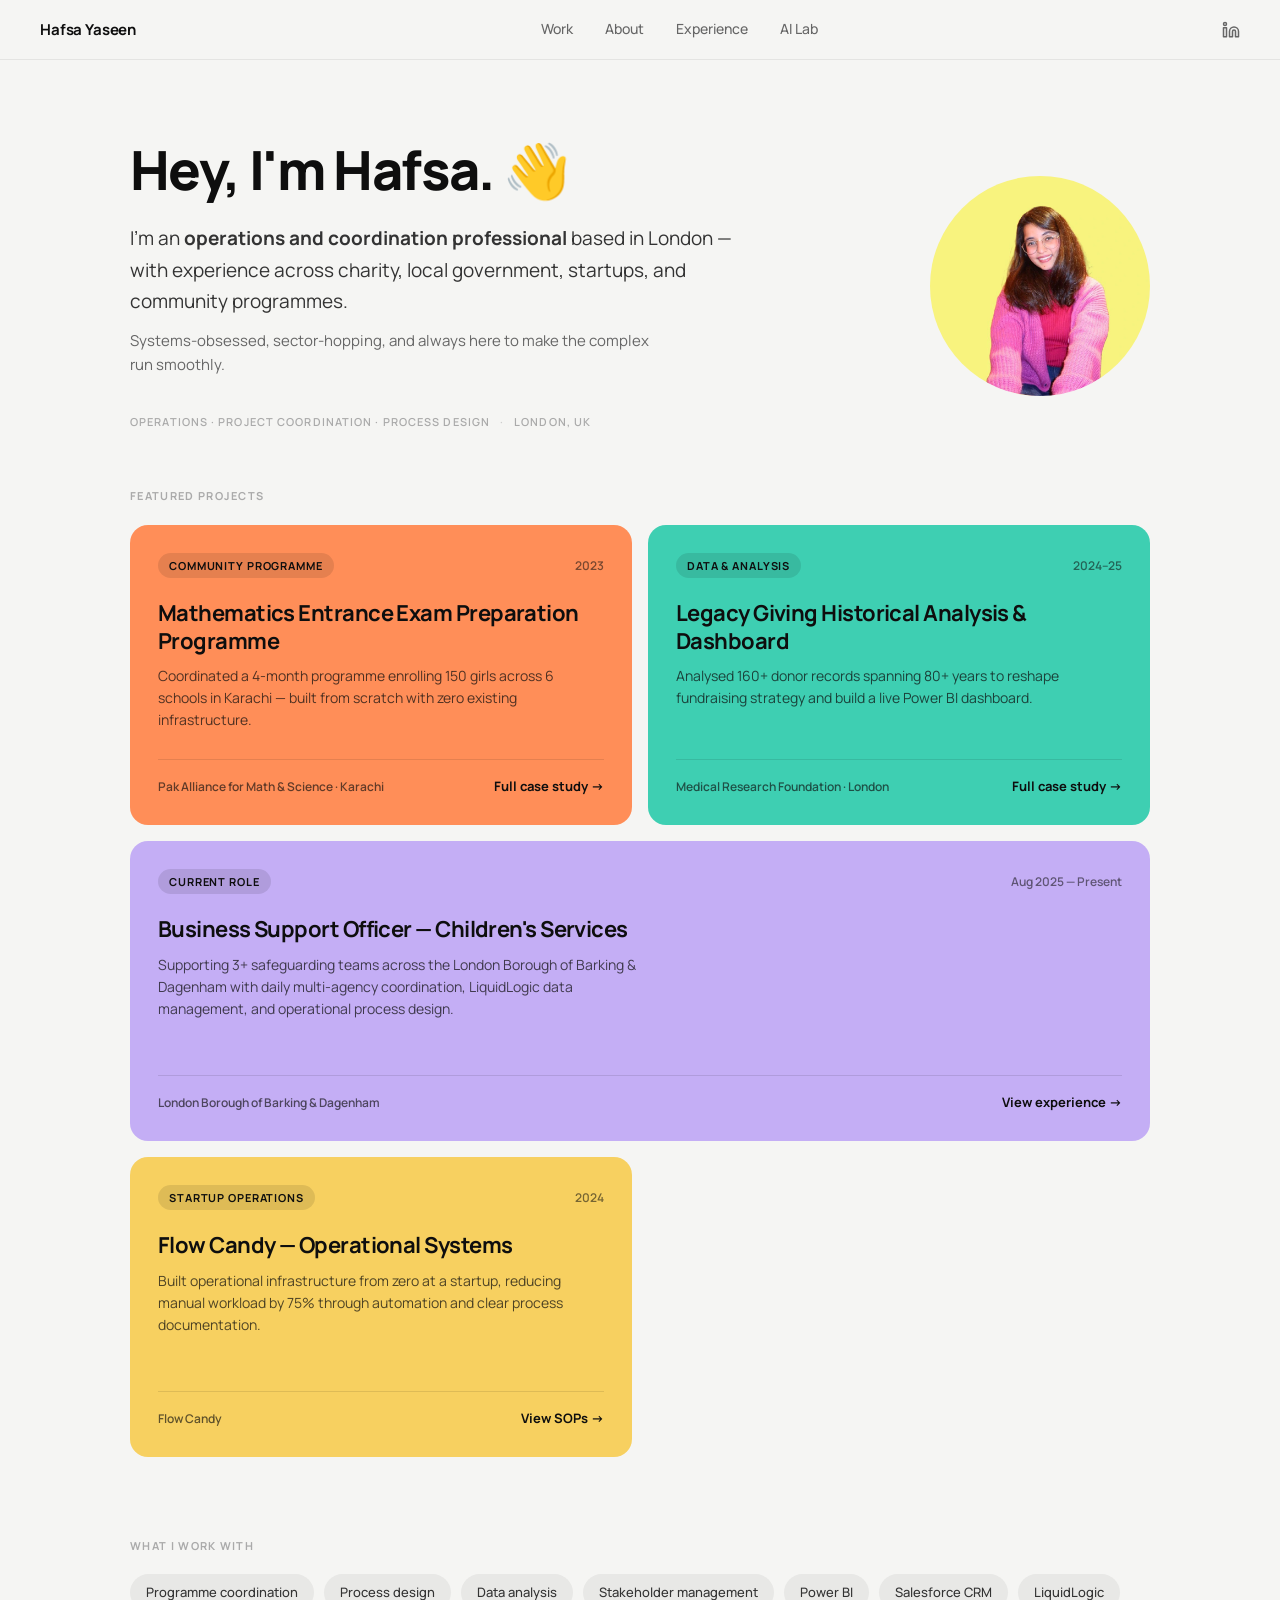
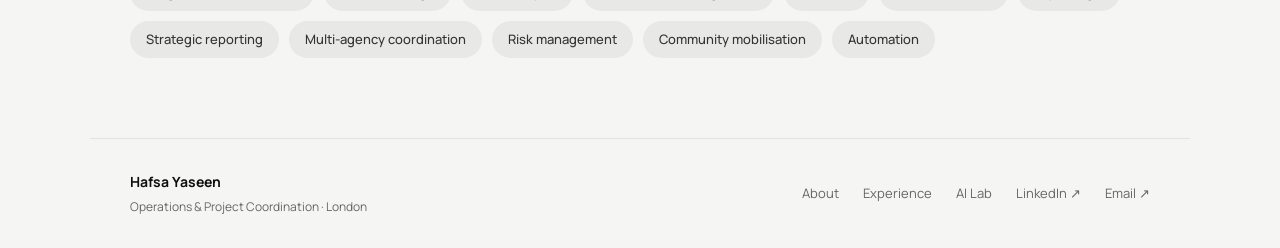
<file: index.html>
<!DOCTYPE html>
<html lang="en">
<head>
  <meta charset="UTF-8">
  <meta name="viewport" content="width=device-width, initial-scale=1.0">
  <title>Hafsa Yaseen — Operations & Project Coordination</title>
  <link rel="preconnect" href="https://fonts.googleapis.com">
  <link rel="preconnect" href="https://fonts.gstatic.com" crossorigin>
  <link href="https://fonts.googleapis.com/css2?family=Manrope:wght@300;400;500;600;700;800&display=swap" rel="stylesheet">
  <link rel="stylesheet" href="style.css">
</head>
<body>

<!-- NAV -->
<nav class="nav">
  <a class="nav-logo" href="/">Hafsa Yaseen</a>
  <div class="nav-center">
    <a href="#work" class="nav-link">Work</a>
    <a href="about.html" class="nav-link">About</a>
    <a href="experience.html" class="nav-link">Experience</a>
    <a href="ai-projects.html" class="nav-link">AI Lab</a>
  </div>
  <div class="nav-right">
    <a class="nav-icon" href="https://www.linkedin.com/in/-hafsa-yaseen/" target="_blank" rel="noopener" aria-label="LinkedIn">
      <svg width="18" height="18" viewBox="0 0 24 24" fill="none" stroke="currentColor" stroke-width="2" stroke-linecap="round" stroke-linejoin="round">
        <path d="M16 8a6 6 0 0 1 6 6v7h-4v-7a2 2 0 0 0-2-2 2 2 0 0 0-2 2v7h-4v-7a6 6 0 0 1 6-6z"/>
        <rect x="2" y="9" width="4" height="12"/>
        <circle cx="4" cy="4" r="2"/>
      </svg>
    </a>
  </div>
</nav>

<main>

  <!-- HERO -->
  <section class="hero">
    <div class="hero-text">
      <h1 class="hero-hi">Hey, I'm Hafsa. <span class="hero-wave">👋</span></h1>
      <p class="hero-lead">
        I'm an <strong>operations and coordination professional</strong> based in London — with experience across charity, local government, startups, and community programmes.
      </p>
      <p class="hero-tagline">
        Systems-obsessed, sector-hopping, and always here to make the complex run smoothly.
      </p>
      <div class="hero-meta">
        <span>Operations · Project Coordination · Process Design</span>
        <span class="hero-dot">·</span>
        <span>London, UK</span>
      </div>
    </div>
    <div class="hero-photo-wrap">
      <img src="hafsa.jpg" alt="Hafsa Yaseen" class="hero-photo">
    </div>
  </section>

  <!-- WORK -->
  <section class="work" id="work">
    <p class="section-eyebrow">Featured Projects</p>
    <div class="proj-grid">

      <!-- 1: Maths Programme -->
      <a class="pc pc--orange" href="portfolio-document.html" target="_blank">
        <div class="pc-head">
          <span class="pc-badge">Community programme</span>
          <span class="pc-year">2023</span>
        </div>
        <div class="pc-body">
          <h2 class="pc-title">Mathematics Entrance Exam Preparation Programme</h2>
          <p class="pc-desc">Coordinated a 4-month programme enrolling 150 girls across 6 schools in Karachi — built from scratch with zero existing infrastructure.</p>
        </div>
        <div class="pc-foot">
          <span class="pc-org">Pak Alliance for Math &amp; Science · Karachi</span>
          <span class="pc-arrow">Full case study →</span>
        </div>
      </a>

      <!-- 2: Legacy Giving -->
      <a class="pc pc--teal" href="portfolio-legacy-giving.html" target="_blank">
        <div class="pc-head">
          <span class="pc-badge">Data &amp; analysis</span>
          <span class="pc-year">2024–25</span>
        </div>
        <div class="pc-body">
          <h2 class="pc-title">Legacy Giving Historical Analysis &amp; Dashboard</h2>
          <p class="pc-desc">Analysed 160+ donor records spanning 80+ years to reshape fundraising strategy and build a live Power BI dashboard.</p>
        </div>
        <div class="pc-foot">
          <span class="pc-org">Medical Research Foundation · London</span>
          <span class="pc-arrow">Full case study →</span>
        </div>
      </a>

      <!-- 3: BSO — full width, featured -->
      <a class="pc pc--purple pc--wide" href="experience.html" target="_blank">
        <div class="pc-head">
          <span class="pc-badge">Current role</span>
          <span class="pc-year">Aug 2025 — Present</span>
        </div>
        <div class="pc-body">
          <h2 class="pc-title">Business Support Officer — Children's Services</h2>
          <p class="pc-desc">Supporting 3+ safeguarding teams across the London Borough of Barking &amp; Dagenham with daily multi-agency coordination, LiquidLogic data management, and operational process design.</p>
        </div>
        <div class="pc-foot">
          <span class="pc-org">London Borough of Barking &amp; Dagenham</span>
          <span class="pc-arrow">View experience →</span>
        </div>
      </a>

      <!-- 4: Flow Candy -->
      <a class="pc pc--yellow" href="flowcandy-sops.html" target="_blank">
        <div class="pc-head">
          <span class="pc-badge">Startup operations</span>
          <span class="pc-year">2024</span>
        </div>
        <div class="pc-body">
          <h2 class="pc-title">Flow Candy — Operational Systems</h2>
          <p class="pc-desc">Built operational infrastructure from zero at a startup, reducing manual workload by 75% through automation and clear process documentation.</p>
        </div>
        <div class="pc-foot">
          <span class="pc-org">Flow Candy</span>
          <span class="pc-arrow">View SOPs →</span>
        </div>
      </a>

    </div>
  </section>

  <!-- SKILLS -->
  <section class="skills-strip">
    <p class="section-eyebrow">What I work with</p>
    <div class="skills-row">
      <span class="skill-pill">Programme coordination</span>
      <span class="skill-pill">Process design</span>
      <span class="skill-pill">Data analysis</span>
      <span class="skill-pill">Stakeholder management</span>
      <span class="skill-pill">Power BI</span>
      <span class="skill-pill">Salesforce CRM</span>
      <span class="skill-pill">LiquidLogic</span>
      <span class="skill-pill">Strategic reporting</span>
      <span class="skill-pill">Multi-agency coordination</span>
      <span class="skill-pill">Risk management</span>
      <span class="skill-pill">Community mobilisation</span>
      <span class="skill-pill">Automation</span>
    </div>
  </section>

</main>

<!-- FOOTER -->
<footer class="site-footer">
  <div class="footer-l">
    <span class="footer-name">Hafsa Yaseen</span>
    <span class="footer-role">Operations &amp; Project Coordination · London</span>
  </div>
  <div class="footer-r">
    <a href="about.html">About</a>
    <a href="experience.html">Experience</a>
    <a href="ai-projects.html">AI Lab</a>
    <a href="https://www.linkedin.com/in/-hafsa-yaseen/" target="_blank" rel="noopener">LinkedIn ↗</a>
    <a href="mailto:hafsayaseen@gmail.com">Email ↗</a>
  </div>
</footer>

</body>
</html>
</file>
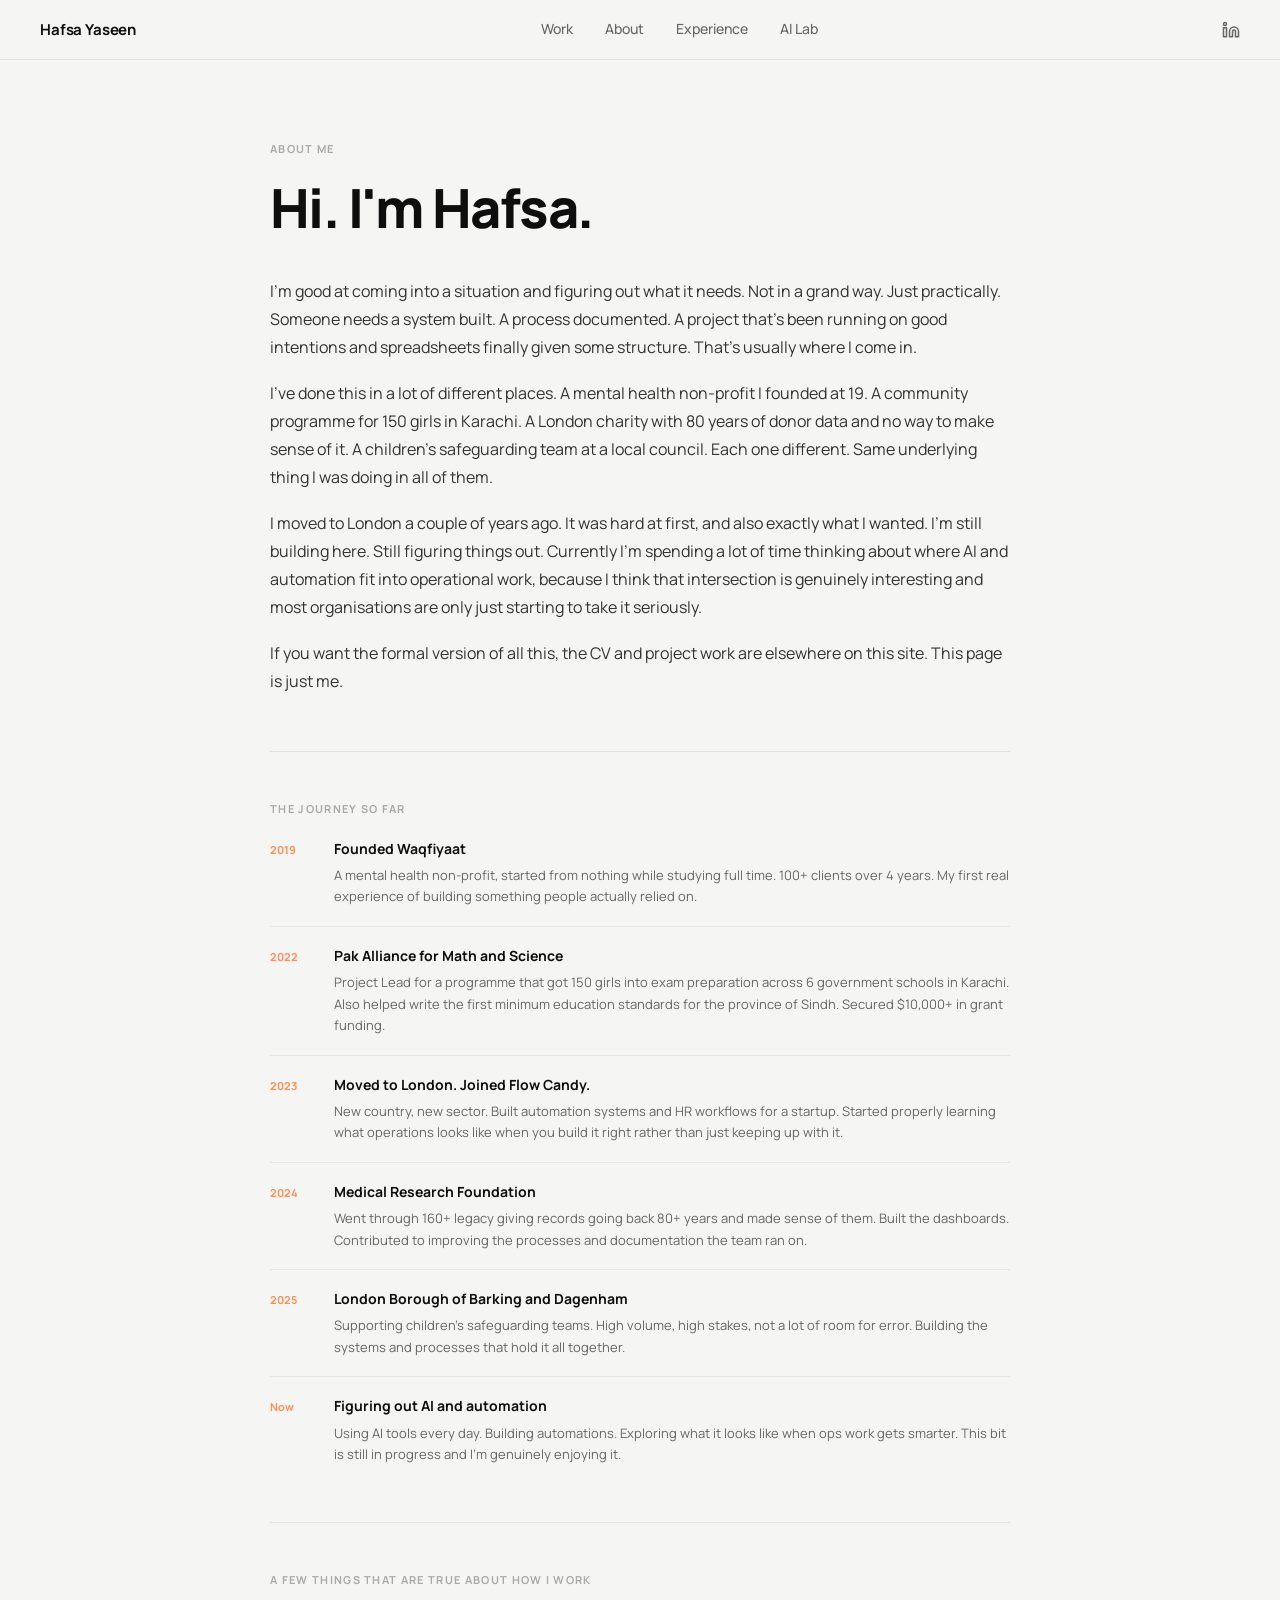
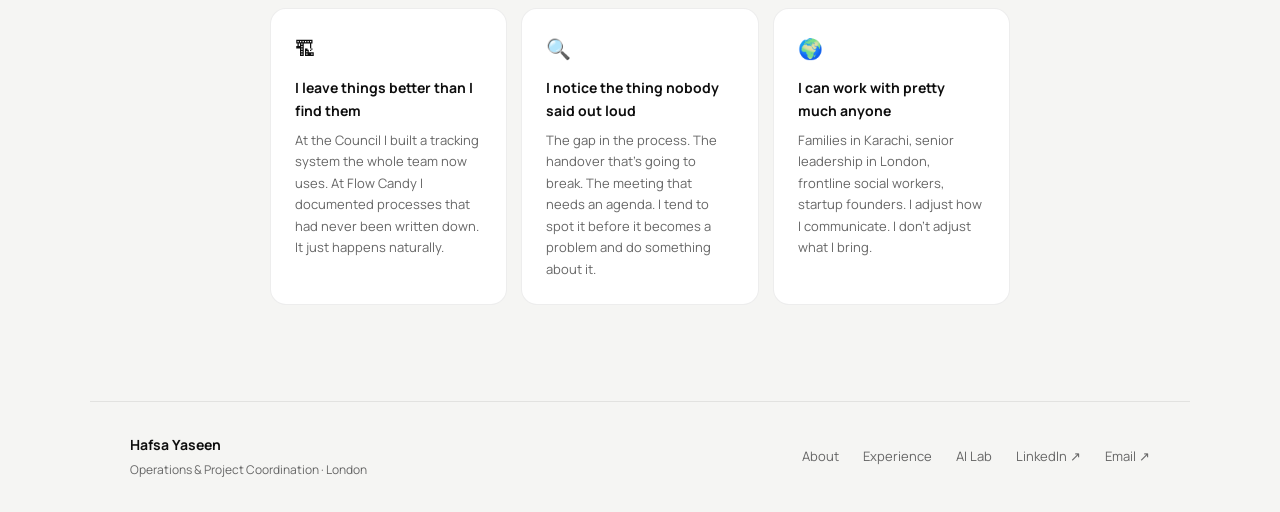
<file: about.html>
<!DOCTYPE html>
<html lang="en">
<head>
  <meta charset="UTF-8">
  <meta name="viewport" content="width=device-width, initial-scale=1.0">
  <title>About — Hafsa Yaseen</title>
  <meta name="description" content="The story behind Hafsa Yaseen — operations and project coordination professional based in London.">
  <link rel="preconnect" href="https://fonts.googleapis.com">
  <link rel="preconnect" href="https://fonts.gstatic.com" crossorigin>
  <link href="https://fonts.googleapis.com/css2?family=Manrope:wght@400;500;600;700;800&display=swap" rel="stylesheet">
  <link rel="stylesheet" href="style.css">
  <style>
    /* ── Page layout ── */
    .page { max-width: 820px; margin: 0 auto; padding: 80px 40px 96px; }

    .page-title {
      font-size: clamp(34px, 5vw, 54px);
      font-weight: 800;
      letter-spacing: -0.03em;
      color: var(--black);
      line-height: 1.1;
      margin-bottom: 40px;
    }

    /* ── Intro ── */
    .intro { margin-bottom: 56px; }
    .intro p { font-size: 16px; color: #333; line-height: 1.75; margin-bottom: 18px; }
    .intro p:last-child { margin-bottom: 0; }
    .intro strong { color: var(--black); font-weight: 700; }

    /* ── Timeline thread ── */
    .thread { display: flex; flex-direction: column; gap: 0; margin-bottom: 56px; }
    .ti { display: flex; gap: 20px; align-items: flex-start; padding: 18px 0; border-bottom: 1px solid rgba(0,0,0,0.06); }
    .ti:last-child { border-bottom: none; padding-bottom: 0; }
    .ti:first-child { padding-top: 0; }
    .ti-year { font-size: 11px; font-weight: 700; color: #ff8e58; width: 44px; flex-shrink: 0; margin-top: 3px; }
    .ti-content { flex: 1; }
    .ti-title { font-size: 14px; font-weight: 700; color: var(--black); margin-bottom: 5px; }
    .ti-body { font-size: 13px; color: var(--mid); line-height: 1.65; }

    /* ── Values grid ── */
    .vals { display: grid; grid-template-columns: 1fr 1fr 1fr; gap: 14px; margin-bottom: 0; }
    .val { background: #fff; border: 1px solid rgba(0,0,0,0.07); border-radius: 16px; padding: 24px; }
    .val-icon { font-size: 20px; margin-bottom: 12px; }
    .val-title { font-size: 14px; font-weight: 700; color: var(--black); margin-bottom: 8px; }
    .val-body { font-size: 13px; color: var(--mid); line-height: 1.65; }

    /* ── Responsive ── */
    @media (max-width: 640px) {
      .page { padding: 48px 20px 72px; }
      .vals { grid-template-columns: 1fr; }
    }
  </style>
</head>
<body>

<nav class="nav">
  <a class="nav-logo" href="index.html">Hafsa Yaseen</a>
  <div class="nav-center">
    <a href="index.html#work" class="nav-link">Work</a>
    <a href="about.html" class="nav-link">About</a>
    <a href="experience.html" class="nav-link">Experience</a>
    <a href="ai-projects.html" class="nav-link">AI Lab</a>
  </div>
  <div class="nav-right">
    <a class="nav-icon" href="https://www.linkedin.com/in/-hafsa-yaseen/" target="_blank" rel="noopener" aria-label="LinkedIn">
      <svg width="18" height="18" viewBox="0 0 24 24" fill="none" stroke="currentColor" stroke-width="2" stroke-linecap="round" stroke-linejoin="round"><path d="M16 8a6 6 0 0 1 6 6v7h-4v-7a2 2 0 0 0-2-2 2 2 0 0 0-2 2v7h-4v-7a6 6 0 0 1 6-6z"/><rect x="2" y="9" width="4" height="12"/><circle cx="4" cy="4" r="2"/></svg>
    </a>
  </div>
</nav>

<div class="page">

  <div class="page-label">About me</div>
  <div class="page-title">Hi. I'm Hafsa.</div>

  <div class="intro">
    <p>I'm good at coming into a situation and figuring out what it needs. Not in a grand way. Just practically. Someone needs a system built. A process documented. A project that's been running on good intentions and spreadsheets finally given some structure. That's usually where I come in.</p>
    <p>I've done this in a lot of different places. A mental health non-profit I founded at 19. A community programme for 150 girls in Karachi. A London charity with 80 years of donor data and no way to make sense of it. A children's safeguarding team at a local council. Each one different. Same underlying thing I was doing in all of them.</p>
    <p>I moved to London a couple of years ago. It was hard at first, and also exactly what I wanted. I'm still building here. Still figuring things out. Currently I'm spending a lot of time thinking about where AI and automation fit into operational work, because I think that intersection is genuinely interesting and most organisations are only just starting to take it seriously.</p>
    <p>If you want the formal version of all this, the CV and project work are elsewhere on this site. This page is just me.</p>
  </div>

  <div class="divider"></div>

  <div class="section-label">The journey so far</div>
  <div class="thread">
    <div class="ti">
      <div class="ti-year">2019</div>
      <div class="ti-content">
        <div class="ti-title">Founded Waqfiyaat</div>
        <div class="ti-body">A mental health non-profit, started from nothing while studying full time. 100+ clients over 4 years. My first real experience of building something people actually relied on.</div>
      </div>
    </div>
    <div class="ti">
      <div class="ti-year">2022</div>
      <div class="ti-content">
        <div class="ti-title">Pak Alliance for Math and Science</div>
        <div class="ti-body">Project Lead for a programme that got 150 girls into exam preparation across 6 government schools in Karachi. Also helped write the first minimum education standards for the province of Sindh. Secured $10,000+ in grant funding.</div>
      </div>
    </div>
    <div class="ti">
      <div class="ti-year">2023</div>
      <div class="ti-content">
        <div class="ti-title">Moved to London. Joined Flow Candy.</div>
        <div class="ti-body">New country, new sector. Built automation systems and HR workflows for a startup. Started properly learning what operations looks like when you build it right rather than just keeping up with it.</div>
      </div>
    </div>
    <div class="ti">
      <div class="ti-year">2024</div>
      <div class="ti-content">
        <div class="ti-title">Medical Research Foundation</div>
        <div class="ti-body">Went through 160+ legacy giving records going back 80+ years and made sense of them. Built the dashboards. Contributed to improving the processes and documentation the team ran on.</div>
      </div>
    </div>
    <div class="ti">
      <div class="ti-year">2025</div>
      <div class="ti-content">
        <div class="ti-title">London Borough of Barking and Dagenham</div>
        <div class="ti-body">Supporting children's safeguarding teams. High volume, high stakes, not a lot of room for error. Building the systems and processes that hold it all together.</div>
      </div>
    </div>
    <div class="ti">
      <div class="ti-year">Now</div>
      <div class="ti-content">
        <div class="ti-title">Figuring out AI and automation</div>
        <div class="ti-body">Using AI tools every day. Building automations. Exploring what it looks like when ops work gets smarter. This bit is still in progress and I'm genuinely enjoying it.</div>
      </div>
    </div>
  </div>

  <div class="divider"></div>

  <div class="section-label">A few things that are true about how I work</div>
  <div class="vals">
    <div class="val">
      <div class="val-icon">🏗</div>
      <div class="val-title">I leave things better than I find them</div>
      <div class="val-body">At the Council I built a tracking system the whole team now uses. At Flow Candy I documented processes that had never been written down. It just happens naturally.</div>
    </div>
    <div class="val">
      <div class="val-icon">🔍</div>
      <div class="val-title">I notice the thing nobody said out loud</div>
      <div class="val-body">The gap in the process. The handover that's going to break. The meeting that needs an agenda. I tend to spot it before it becomes a problem and do something about it.</div>
    </div>
    <div class="val">
      <div class="val-icon">🌍</div>
      <div class="val-title">I can work with pretty much anyone</div>
      <div class="val-body">Families in Karachi, senior leadership in London, frontline social workers, startup founders. I adjust how I communicate. I don't adjust what I bring.</div>
    </div>
  </div>

</div>

<footer class="site-footer">
  <div class="footer-l">
    <span class="footer-name">Hafsa Yaseen</span>
    <span class="footer-role">Operations &amp; Project Coordination · London</span>
  </div>
  <div class="footer-r">
    <a href="about.html">About</a>
    <a href="experience.html">Experience</a>
    <a href="ai-projects.html">AI Lab</a>
    <a href="https://www.linkedin.com/in/-hafsa-yaseen/" target="_blank" rel="noopener">LinkedIn ↗</a>
    <a href="mailto:hafsayaseen@gmail.com">Email ↗</a>
  </div>
</footer>

</body>
</html>
</file>
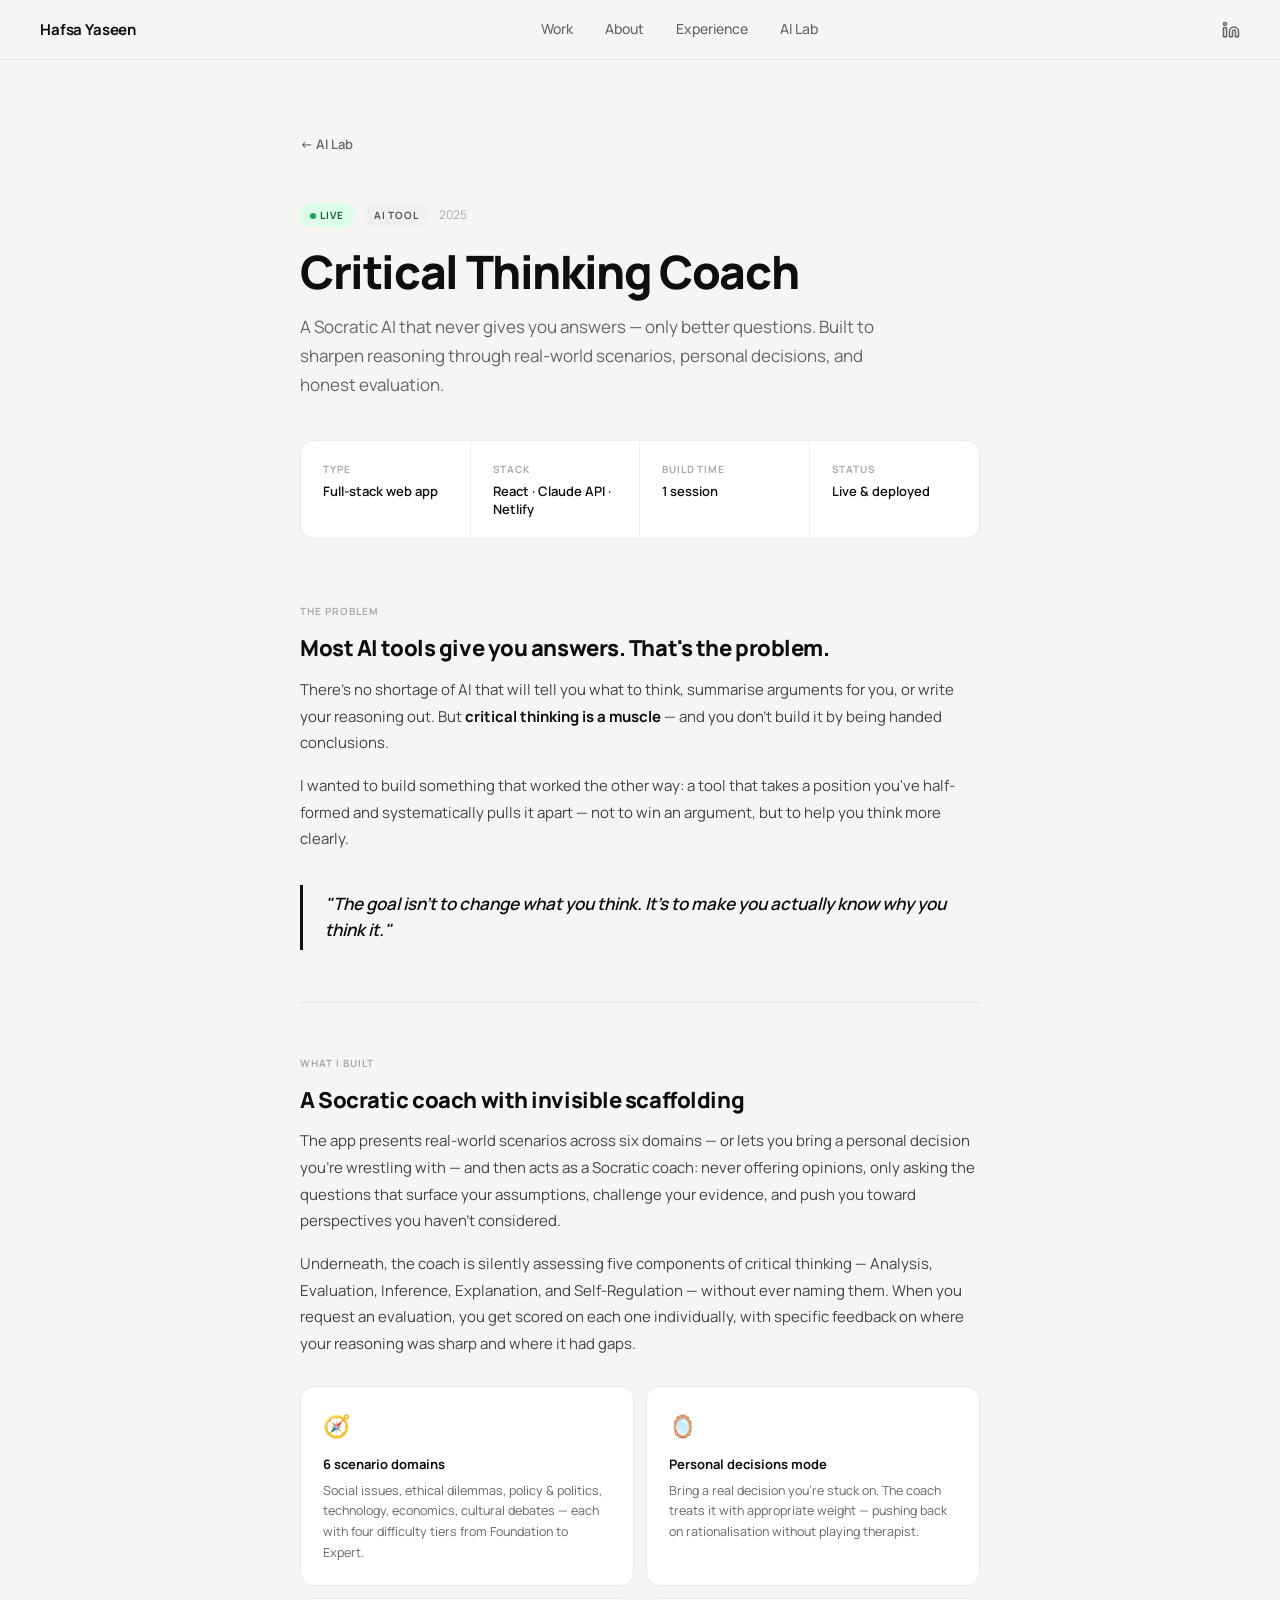
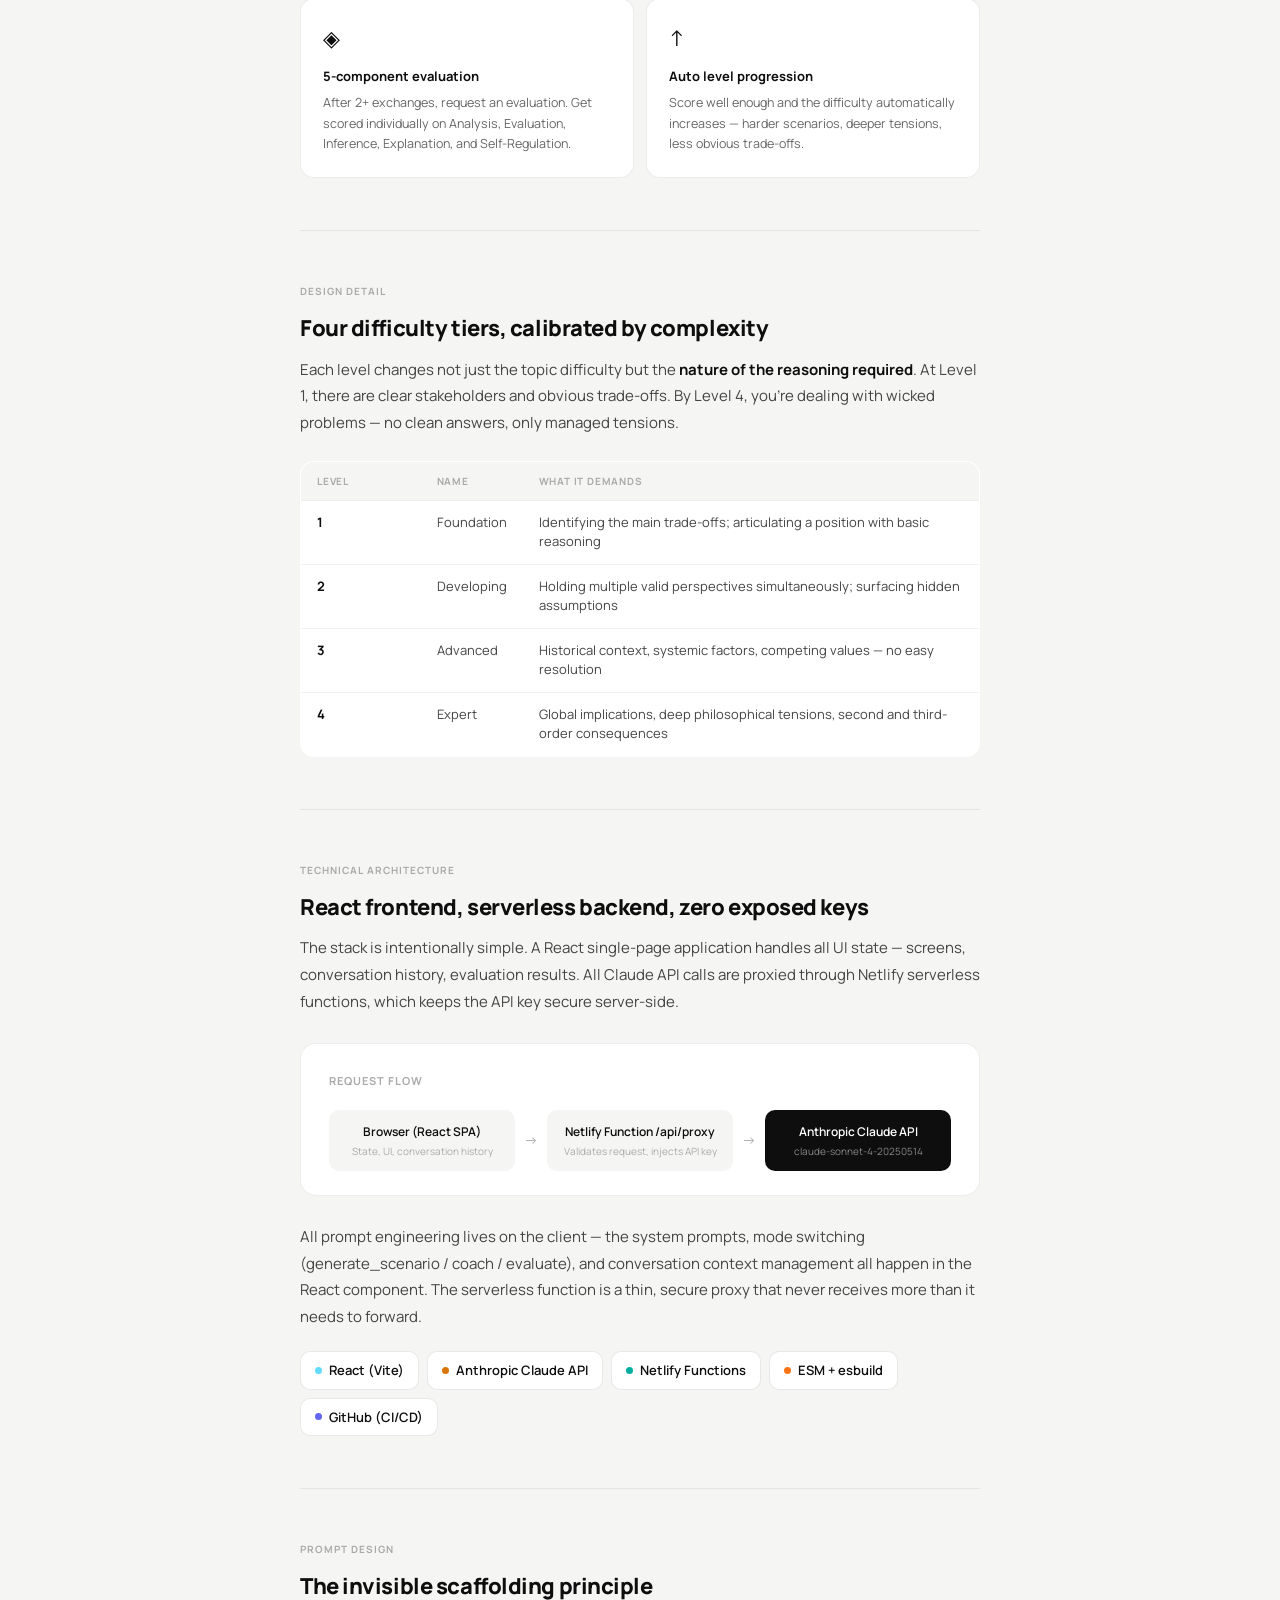
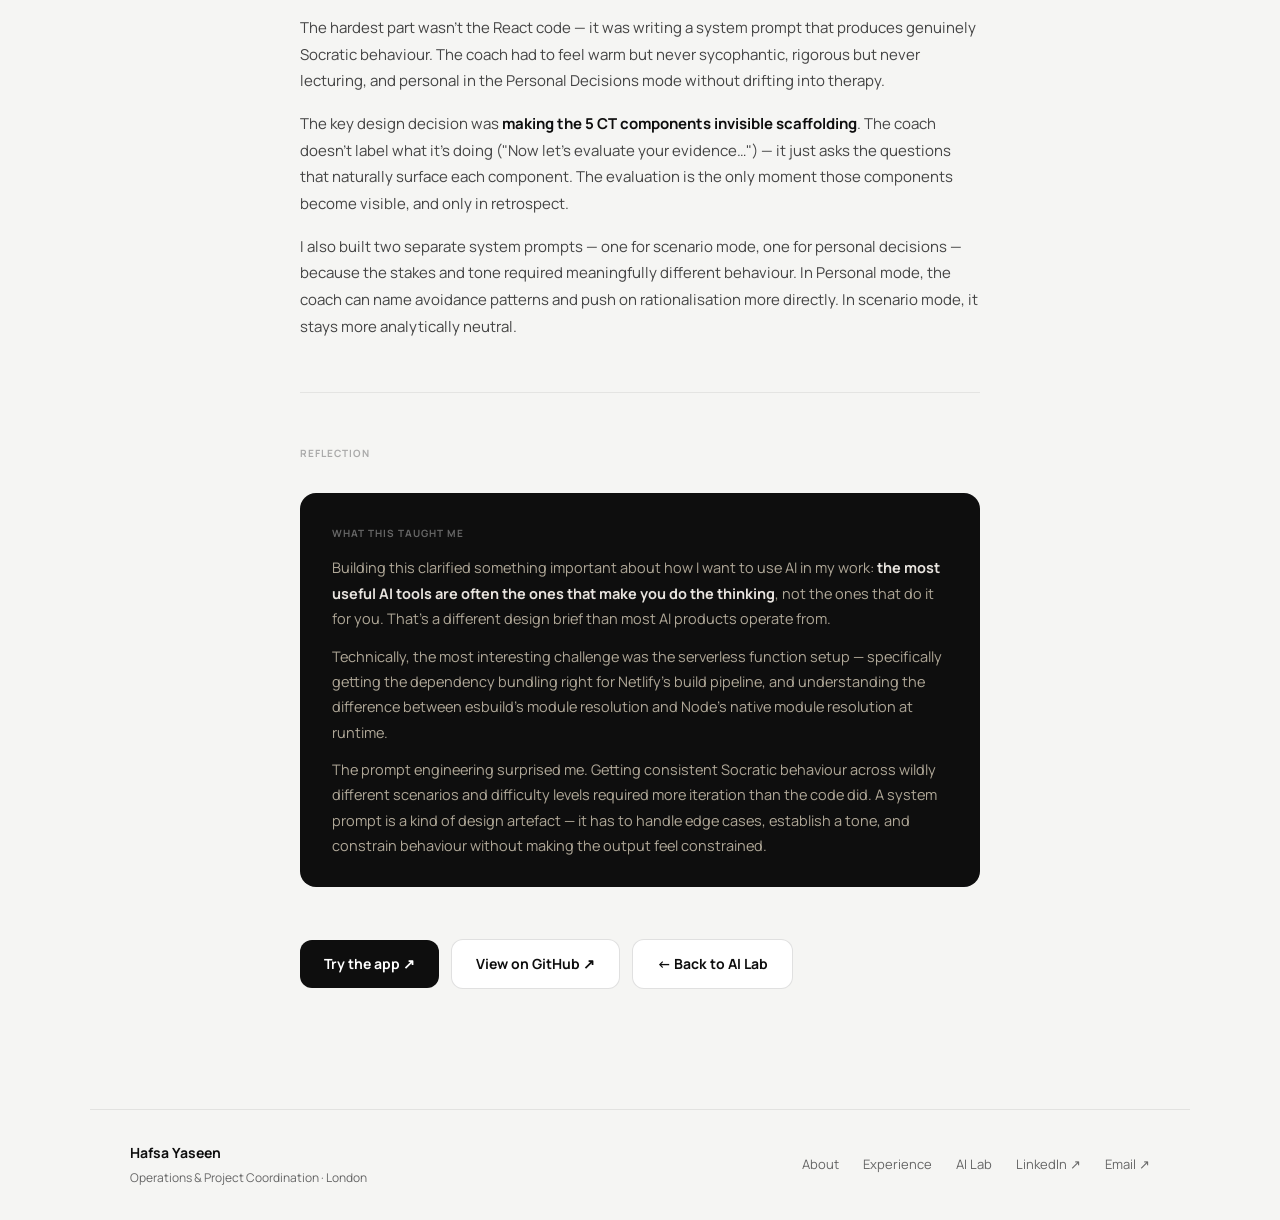
<file: ai-ct-coach.html>
<!DOCTYPE html>
<html lang="en">
<head>
  <meta charset="UTF-8">
  <meta name="viewport" content="width=device-width, initial-scale=1.0">
  <title>Critical Thinking Coach — Hafsa Yaseen</title>
  <meta name="description" content="A Socratic AI coach that challenges reasoning through real-world scenarios. Built with React, Claude API, and Netlify serverless functions.">
  <link rel="preconnect" href="https://fonts.googleapis.com">
  <link rel="preconnect" href="https://fonts.gstatic.com" crossorigin>
  <link href="https://fonts.googleapis.com/css2?family=Manrope:wght@400;500;600;700;800&display=swap" rel="stylesheet">
  <link rel="stylesheet" href="style.css">
  <style>
    .cs-wrap {
      max-width: 760px;
      margin: 0 auto;
      padding: 72px 40px 120px;
    }

    /* ── Back link ── */
    .cs-back {
      display: inline-flex;
      align-items: center;
      gap: 6px;
      font-size: 13px;
      font-weight: 600;
      color: var(--mid);
      text-decoration: none;
      margin-bottom: 48px;
      transition: color 0.15s;
    }
    .cs-back:hover { color: var(--black); }

    /* ── Hero ── */
    .cs-eyebrow {
      display: flex;
      align-items: center;
      gap: 10px;
      margin-bottom: 20px;
    }
    .cs-badge {
      font-size: 10px;
      font-weight: 700;
      text-transform: uppercase;
      letter-spacing: 0.09em;
      background: #f0f0ee;
      color: #555;
      padding: 4px 10px;
      border-radius: 100px;
    }
    .cs-badge--live {
      background: #dcfce7;
      color: #166534;
    }
    .cs-live-dot {
      display: inline-block;
      width: 6px;
      height: 6px;
      background: #16a34a;
      border-radius: 50%;
      margin-right: 4px;
    }
    .cs-year {
      font-size: 12px;
      color: var(--light);
    }

    .cs-title {
      font-size: clamp(30px, 5vw, 46px);
      font-weight: 800;
      letter-spacing: -0.03em;
      line-height: 1.1;
      margin-bottom: 16px;
      color: var(--black);
    }

    .cs-lead {
      font-size: 17px;
      color: var(--mid);
      line-height: 1.7;
      margin-bottom: 40px;
      max-width: 620px;
    }

    /* ── Meta strip ── */
    .cs-meta {
      display: grid;
      grid-template-columns: repeat(4, 1fr);
      gap: 0;
      border: 1px solid rgba(0,0,0,0.08);
      border-radius: 14px;
      overflow: hidden;
      margin-bottom: 64px;
      background: #fff;
    }
    .cs-meta-item {
      padding: 20px 22px;
      border-right: 1px solid rgba(0,0,0,0.07);
    }
    .cs-meta-item:last-child { border-right: none; }
    .cs-meta-label {
      font-size: 10px;
      font-weight: 700;
      text-transform: uppercase;
      letter-spacing: 0.09em;
      color: var(--light);
      margin-bottom: 5px;
    }
    .cs-meta-value {
      font-size: 13px;
      font-weight: 600;
      color: var(--black);
      line-height: 1.4;
    }

    /* ── Divider ── */
    .cs-divider {
      height: 1px;
      background: rgba(0,0,0,0.07);
      margin: 52px 0;
    }

    /* ── Section label ── */
    .cs-section-label {
      font-size: 10px;
      font-weight: 700;
      text-transform: uppercase;
      letter-spacing: 0.1em;
      color: var(--light);
      margin-bottom: 16px;
    }

    /* ── Section heading ── */
    .cs-h2 {
      font-size: 22px;
      font-weight: 800;
      letter-spacing: -0.02em;
      color: var(--black);
      margin-bottom: 14px;
      line-height: 1.25;
    }

    /* ── Body prose ── */
    .cs-p {
      font-size: 15px;
      color: #444;
      line-height: 1.78;
      margin-bottom: 16px;
    }
    .cs-p:last-child { margin-bottom: 0; }
    .cs-p strong { color: var(--black); font-weight: 700; }

    /* ── Pull quote ── */
    .cs-quote {
      border-left: 3px solid var(--black);
      padding: 6px 0 6px 22px;
      margin: 32px 0;
    }
    .cs-quote p {
      font-size: 17px;
      font-weight: 600;
      color: var(--black);
      line-height: 1.55;
      font-style: italic;
    }

    /* ── Feature grid ── */
    .cs-features {
      display: grid;
      grid-template-columns: 1fr 1fr;
      gap: 12px;
      margin: 28px 0;
    }
    .cs-feature {
      background: #fff;
      border: 1px solid rgba(0,0,0,0.07);
      border-radius: 14px;
      padding: 22px;
    }
    .cs-feature-icon {
      font-size: 22px;
      margin-bottom: 10px;
    }
    .cs-feature-title {
      font-size: 13px;
      font-weight: 700;
      color: var(--black);
      margin-bottom: 6px;
    }
    .cs-feature-body {
      font-size: 12.5px;
      color: var(--mid);
      line-height: 1.65;
    }

    /* ── Tech stack list ── */
    .cs-stack {
      display: flex;
      flex-wrap: wrap;
      gap: 8px;
      margin: 20px 0;
    }
    .cs-stack-item {
      display: flex;
      align-items: center;
      gap: 7px;
      font-size: 13px;
      font-weight: 600;
      color: var(--black);
      background: #fff;
      border: 1px solid rgba(0,0,0,0.09);
      border-radius: 10px;
      padding: 8px 14px;
    }
    .cs-stack-dot {
      width: 7px;
      height: 7px;
      border-radius: 50%;
      flex-shrink: 0;
    }

    /* ── Architecture diagram ── */
    .cs-arch {
      background: #fff;
      border: 1px solid rgba(0,0,0,0.07);
      border-radius: 16px;
      padding: 28px 28px 24px;
      margin: 28px 0;
    }
    .cs-arch-title {
      font-size: 11px;
      font-weight: 700;
      text-transform: uppercase;
      letter-spacing: 0.09em;
      color: var(--light);
      margin-bottom: 20px;
    }
    .cs-arch-row {
      display: flex;
      align-items: center;
      gap: 0;
      margin-bottom: 12px;
    }
    .cs-arch-row:last-child { margin-bottom: 0; }
    .cs-arch-box {
      flex: 1;
      background: #f5f5f3;
      border-radius: 10px;
      padding: 12px 16px;
      font-size: 12px;
      font-weight: 600;
      color: var(--black);
      text-align: center;
    }
    .cs-arch-box--highlight {
      background: #0e0e0e;
      color: #fff;
    }
    .cs-arch-arrow {
      width: 32px;
      text-align: center;
      font-size: 14px;
      color: var(--light);
      flex-shrink: 0;
    }
    .cs-arch-sub {
      font-size: 10px;
      font-weight: 400;
      color: #aaa;
      margin-top: 2px;
    }
    .cs-arch-box--highlight .cs-arch-sub { color: #888; }

    /* ── Difficulty table ── */
    .cs-table {
      width: 100%;
      border-collapse: collapse;
      margin: 24px 0;
      font-size: 13px;
      background: #fff;
      border-radius: 14px;
      overflow: hidden;
      border: 1px solid rgba(0,0,0,0.07);
    }
    .cs-table th {
      background: #f5f5f3;
      padding: 11px 16px;
      text-align: left;
      font-size: 10px;
      font-weight: 700;
      text-transform: uppercase;
      letter-spacing: 0.08em;
      color: var(--light);
      border-bottom: 1px solid rgba(0,0,0,0.07);
    }
    .cs-table td {
      padding: 12px 16px;
      border-bottom: 1px solid rgba(0,0,0,0.05);
      color: #444;
      vertical-align: top;
      line-height: 1.5;
    }
    .cs-table tr:last-child td { border-bottom: none; }
    .cs-table td:first-child { font-weight: 700; color: var(--black); width: 120px; }

    /* ── Reflection card ── */
    .cs-reflection {
      background: #0e0e0e;
      color: #e8e4df;
      border-radius: 16px;
      padding: 32px 32px 28px;
      margin: 32px 0;
    }
    .cs-reflection-label {
      font-size: 10px;
      font-weight: 700;
      text-transform: uppercase;
      letter-spacing: 0.1em;
      color: #666;
      margin-bottom: 14px;
    }
    .cs-reflection p {
      font-size: 14.5px;
      line-height: 1.75;
      color: #b0a898;
    }
    .cs-reflection p + p { margin-top: 12px; }
    .cs-reflection strong { color: #e8e4df; font-weight: 700; }

    /* ── CTA ── */
    .cs-cta {
      display: flex;
      gap: 12px;
      align-items: center;
      flex-wrap: wrap;
      margin-top: 52px;
    }
    .cs-btn {
      display: inline-flex;
      align-items: center;
      gap: 7px;
      padding: 13px 24px;
      border-radius: 12px;
      font-size: 14px;
      font-weight: 700;
      text-decoration: none;
      transition: all 0.18s;
    }
    .cs-btn--primary {
      background: #0e0e0e;
      color: #fff;
    }
    .cs-btn--primary:hover {
      background: #2a2a2a;
      transform: translateY(-1px);
    }
    .cs-btn--secondary {
      background: #fff;
      color: var(--black);
      border: 1px solid rgba(0,0,0,0.12);
    }
    .cs-btn--secondary:hover {
      border-color: rgba(0,0,0,0.25);
      transform: translateY(-1px);
    }

    @media (max-width: 700px) {
      .cs-wrap { padding: 48px 20px 80px; }
      .cs-meta { grid-template-columns: 1fr 1fr; }
      .cs-meta-item:nth-child(2) { border-right: none; }
      .cs-meta-item:nth-child(3) { border-top: 1px solid rgba(0,0,0,0.07); border-right: 1px solid rgba(0,0,0,0.07); }
      .cs-meta-item:nth-child(4) { border-top: 1px solid rgba(0,0,0,0.07); }
      .cs-features { grid-template-columns: 1fr; }
      .cs-arch-row { flex-direction: column; align-items: stretch; gap: 6px; }
      .cs-arch-arrow { transform: rotate(90deg); }
    }
  </style>
</head>
<body>

<nav class="nav">
  <a class="nav-logo" href="index.html">Hafsa Yaseen</a>
  <div class="nav-center">
    <a href="index.html#work" class="nav-link">Work</a>
    <a href="about.html" class="nav-link">About</a>
    <a href="experience.html" class="nav-link">Experience</a>
    <a href="ai-projects.html" class="nav-link">AI Lab</a>
  </div>
  <div class="nav-right">
    <a class="nav-icon" href="https://www.linkedin.com/in/-hafsa-yaseen/" target="_blank" rel="noopener" aria-label="LinkedIn">
      <svg width="18" height="18" viewBox="0 0 24 24" fill="none" stroke="currentColor" stroke-width="2" stroke-linecap="round" stroke-linejoin="round"><path d="M16 8a6 6 0 0 1 6 6v7h-4v-7a2 2 0 0 0-2-2 2 2 0 0 0-2 2v7h-4v-7a6 6 0 0 1 6-6z"/><rect x="2" y="9" width="4" height="12"/><circle cx="4" cy="4" r="2"/></svg>
    </a>
  </div>
</nav>

<div class="cs-wrap">

  <a href="ai-projects.html" class="cs-back">← AI Lab</a>

  <!-- Hero -->
  <div class="cs-eyebrow">
    <span class="cs-badge cs-badge--live"><span class="cs-live-dot"></span>Live</span>
    <span class="cs-badge">AI Tool</span>
    <span class="cs-year">2025</span>
  </div>

  <h1 class="cs-title">Critical Thinking Coach</h1>
  <p class="cs-lead">A Socratic AI that never gives you answers — only better questions. Built to sharpen reasoning through real-world scenarios, personal decisions, and honest evaluation.</p>

  <!-- Meta strip -->
  <div class="cs-meta">
    <div class="cs-meta-item">
      <div class="cs-meta-label">Type</div>
      <div class="cs-meta-value">Full-stack web app</div>
    </div>
    <div class="cs-meta-item">
      <div class="cs-meta-label">Stack</div>
      <div class="cs-meta-value">React · Claude API · Netlify</div>
    </div>
    <div class="cs-meta-item">
      <div class="cs-meta-label">Build time</div>
      <div class="cs-meta-value">1 session</div>
    </div>
    <div class="cs-meta-item">
      <div class="cs-meta-label">Status</div>
      <div class="cs-meta-value">Live & deployed</div>
    </div>
  </div>

  <!-- Problem -->
  <div class="cs-section-label">The problem</div>
  <h2 class="cs-h2">Most AI tools give you answers. That's the problem.</h2>
  <p class="cs-p">
    There's no shortage of AI that will tell you what to think, summarise arguments for you, or write your reasoning out. But <strong>critical thinking is a muscle</strong> — and you don't build it by being handed conclusions.
  </p>
  <p class="cs-p">
    I wanted to build something that worked the other way: a tool that takes a position you've half-formed and systematically pulls it apart — not to win an argument, but to help you think more clearly.
  </p>

  <div class="cs-quote">
    <p>"The goal isn't to change what you think. It's to make you actually know why you think it."</p>
  </div>

  <div class="cs-divider"></div>

  <!-- What I built -->
  <div class="cs-section-label">What I built</div>
  <h2 class="cs-h2">A Socratic coach with invisible scaffolding</h2>
  <p class="cs-p">
    The app presents real-world scenarios across six domains — or lets you bring a personal decision you're wrestling with — and then acts as a Socratic coach: never offering opinions, only asking the questions that surface your assumptions, challenge your evidence, and push you toward perspectives you haven't considered.
  </p>
  <p class="cs-p">
    Underneath, the coach is silently assessing five components of critical thinking — Analysis, Evaluation, Inference, Explanation, and Self-Regulation — without ever naming them. When you request an evaluation, you get scored on each one individually, with specific feedback on where your reasoning was sharp and where it had gaps.
  </p>

  <div class="cs-features">
    <div class="cs-feature">
      <div class="cs-feature-icon">🧭</div>
      <div class="cs-feature-title">6 scenario domains</div>
      <div class="cs-feature-body">Social issues, ethical dilemmas, policy & politics, technology, economics, cultural debates — each with four difficulty tiers from Foundation to Expert.</div>
    </div>
    <div class="cs-feature">
      <div class="cs-feature-icon">🪞</div>
      <div class="cs-feature-title">Personal decisions mode</div>
      <div class="cs-feature-body">Bring a real decision you're stuck on. The coach treats it with appropriate weight — pushing back on rationalisation without playing therapist.</div>
    </div>
    <div class="cs-feature">
      <div class="cs-feature-icon">◈</div>
      <div class="cs-feature-title">5-component evaluation</div>
      <div class="cs-feature-body">After 2+ exchanges, request an evaluation. Get scored individually on Analysis, Evaluation, Inference, Explanation, and Self-Regulation.</div>
    </div>
    <div class="cs-feature">
      <div class="cs-feature-icon">↑</div>
      <div class="cs-feature-title">Auto level progression</div>
      <div class="cs-feature-body">Score well enough and the difficulty automatically increases — harder scenarios, deeper tensions, less obvious trade-offs.</div>
    </div>
  </div>

  <div class="cs-divider"></div>

  <!-- Difficulty levels -->
  <div class="cs-section-label">Design detail</div>
  <h2 class="cs-h2">Four difficulty tiers, calibrated by complexity</h2>
  <p class="cs-p">
    Each level changes not just the topic difficulty but the <strong>nature of the reasoning required</strong>. At Level 1, there are clear stakeholders and obvious trade-offs. By Level 4, you're dealing with wicked problems — no clean answers, only managed tensions.
  </p>

  <table class="cs-table">
    <thead>
      <tr>
        <th>Level</th>
        <th>Name</th>
        <th>What it demands</th>
      </tr>
    </thead>
    <tbody>
      <tr>
        <td>1</td>
        <td>Foundation</td>
        <td>Identifying the main trade-offs; articulating a position with basic reasoning</td>
      </tr>
      <tr>
        <td>2</td>
        <td>Developing</td>
        <td>Holding multiple valid perspectives simultaneously; surfacing hidden assumptions</td>
      </tr>
      <tr>
        <td>3</td>
        <td>Advanced</td>
        <td>Historical context, systemic factors, competing values — no easy resolution</td>
      </tr>
      <tr>
        <td>4</td>
        <td>Expert</td>
        <td>Global implications, deep philosophical tensions, second and third-order consequences</td>
      </tr>
    </tbody>
  </table>

  <div class="cs-divider"></div>

  <!-- Technical architecture -->
  <div class="cs-section-label">Technical architecture</div>
  <h2 class="cs-h2">React frontend, serverless backend, zero exposed keys</h2>
  <p class="cs-p">
    The stack is intentionally simple. A React single-page application handles all UI state — screens, conversation history, evaluation results. All Claude API calls are proxied through Netlify serverless functions, which keeps the API key secure server-side.
  </p>

  <div class="cs-arch">
    <div class="cs-arch-title">Request flow</div>
    <div class="cs-arch-row">
      <div class="cs-arch-box">
        Browser (React SPA)
        <div class="cs-arch-sub">State, UI, conversation history</div>
      </div>
      <div class="cs-arch-arrow">→</div>
      <div class="cs-arch-box">
        Netlify Function /api/proxy
        <div class="cs-arch-sub">Validates request, injects API key</div>
      </div>
      <div class="cs-arch-arrow">→</div>
      <div class="cs-arch-box cs-arch-box--highlight">
        Anthropic Claude API
        <div class="cs-arch-sub">claude-sonnet-4-20250514</div>
      </div>
    </div>
  </div>

  <p class="cs-p">
    All prompt engineering lives on the client — the system prompts, mode switching (generate_scenario / coach / evaluate), and conversation context management all happen in the React component. The serverless function is a thin, secure proxy that never receives more than it needs to forward.
  </p>

  <div class="cs-stack">
    <div class="cs-stack-item">
      <span class="cs-stack-dot" style="background:#61dafb;"></span>
      React (Vite)
    </div>
    <div class="cs-stack-item">
      <span class="cs-stack-dot" style="background:#d97706;"></span>
      Anthropic Claude API
    </div>
    <div class="cs-stack-item">
      <span class="cs-stack-dot" style="background:#00ad9f;"></span>
      Netlify Functions
    </div>
    <div class="cs-stack-item">
      <span class="cs-stack-dot" style="background:#f97316;"></span>
      ESM + esbuild
    </div>
    <div class="cs-stack-item">
      <span class="cs-stack-dot" style="background:#6366f1;"></span>
      GitHub (CI/CD)
    </div>
  </div>

  <div class="cs-divider"></div>

  <!-- Prompt engineering -->
  <div class="cs-section-label">Prompt design</div>
  <h2 class="cs-h2">The invisible scaffolding principle</h2>
  <p class="cs-p">
    The hardest part wasn't the React code — it was writing a system prompt that produces genuinely Socratic behaviour. The coach had to feel warm but never sycophantic, rigorous but never lecturing, and personal in the Personal Decisions mode without drifting into therapy.
  </p>
  <p class="cs-p">
    The key design decision was <strong>making the 5 CT components invisible scaffolding</strong>. The coach doesn't label what it's doing ("Now let's evaluate your evidence…") — it just asks the questions that naturally surface each component. The evaluation is the only moment those components become visible, and only in retrospect.
  </p>
  <p class="cs-p">
    I also built two separate system prompts — one for scenario mode, one for personal decisions — because the stakes and tone required meaningfully different behaviour. In Personal mode, the coach can name avoidance patterns and push on rationalisation more directly. In scenario mode, it stays more analytically neutral.
  </p>

  <div class="cs-divider"></div>

  <!-- Reflection -->
  <div class="cs-section-label">Reflection</div>
  <div class="cs-reflection">
    <div class="cs-reflection-label">What this taught me</div>
    <p>
      Building this clarified something important about how I want to use AI in my work: <strong>the most useful AI tools are often the ones that make you do the thinking</strong>, not the ones that do it for you. That's a different design brief than most AI products operate from.
    </p>
    <p>
      Technically, the most interesting challenge was the serverless function setup — specifically getting the dependency bundling right for Netlify's build pipeline, and understanding the difference between esbuild's module resolution and Node's native module resolution at runtime.
    </p>
    <p>
      The prompt engineering surprised me. Getting consistent Socratic behaviour across wildly different scenarios and difficulty levels required more iteration than the code did. A system prompt is a kind of design artefact — it has to handle edge cases, establish a tone, and constrain behaviour without making the output feel constrained.
    </p>
  </div>

  <!-- CTA -->
  <div class="cs-cta">
    <a href="https://dainty-raindrop-722258.netlify.app" target="_blank" rel="noopener" class="cs-btn cs-btn--primary">
      Try the app ↗
    </a>
    <a href="https://github.com/hafsayaseenhy99-cmd/critical-thinking-coach" target="_blank" rel="noopener" class="cs-btn cs-btn--secondary">
      View on GitHub ↗
    </a>
    <a href="ai-projects.html" class="cs-btn cs-btn--secondary">
      ← Back to AI Lab
    </a>
  </div>

</div>

<footer class="site-footer">
  <div class="footer-l">
    <span class="footer-name">Hafsa Yaseen</span>
    <span class="footer-role">Operations &amp; Project Coordination · London</span>
  </div>
  <div class="footer-r">
    <a href="about.html">About</a>
    <a href="experience.html">Experience</a>
    <a href="ai-projects.html">AI Lab</a>
    <a href="https://www.linkedin.com/in/-hafsa-yaseen/" target="_blank" rel="noopener">LinkedIn ↗</a>
    <a href="mailto:hafsayaseen@gmail.com">Email ↗</a>
  </div>
</footer>

</body>
</html>
</file>
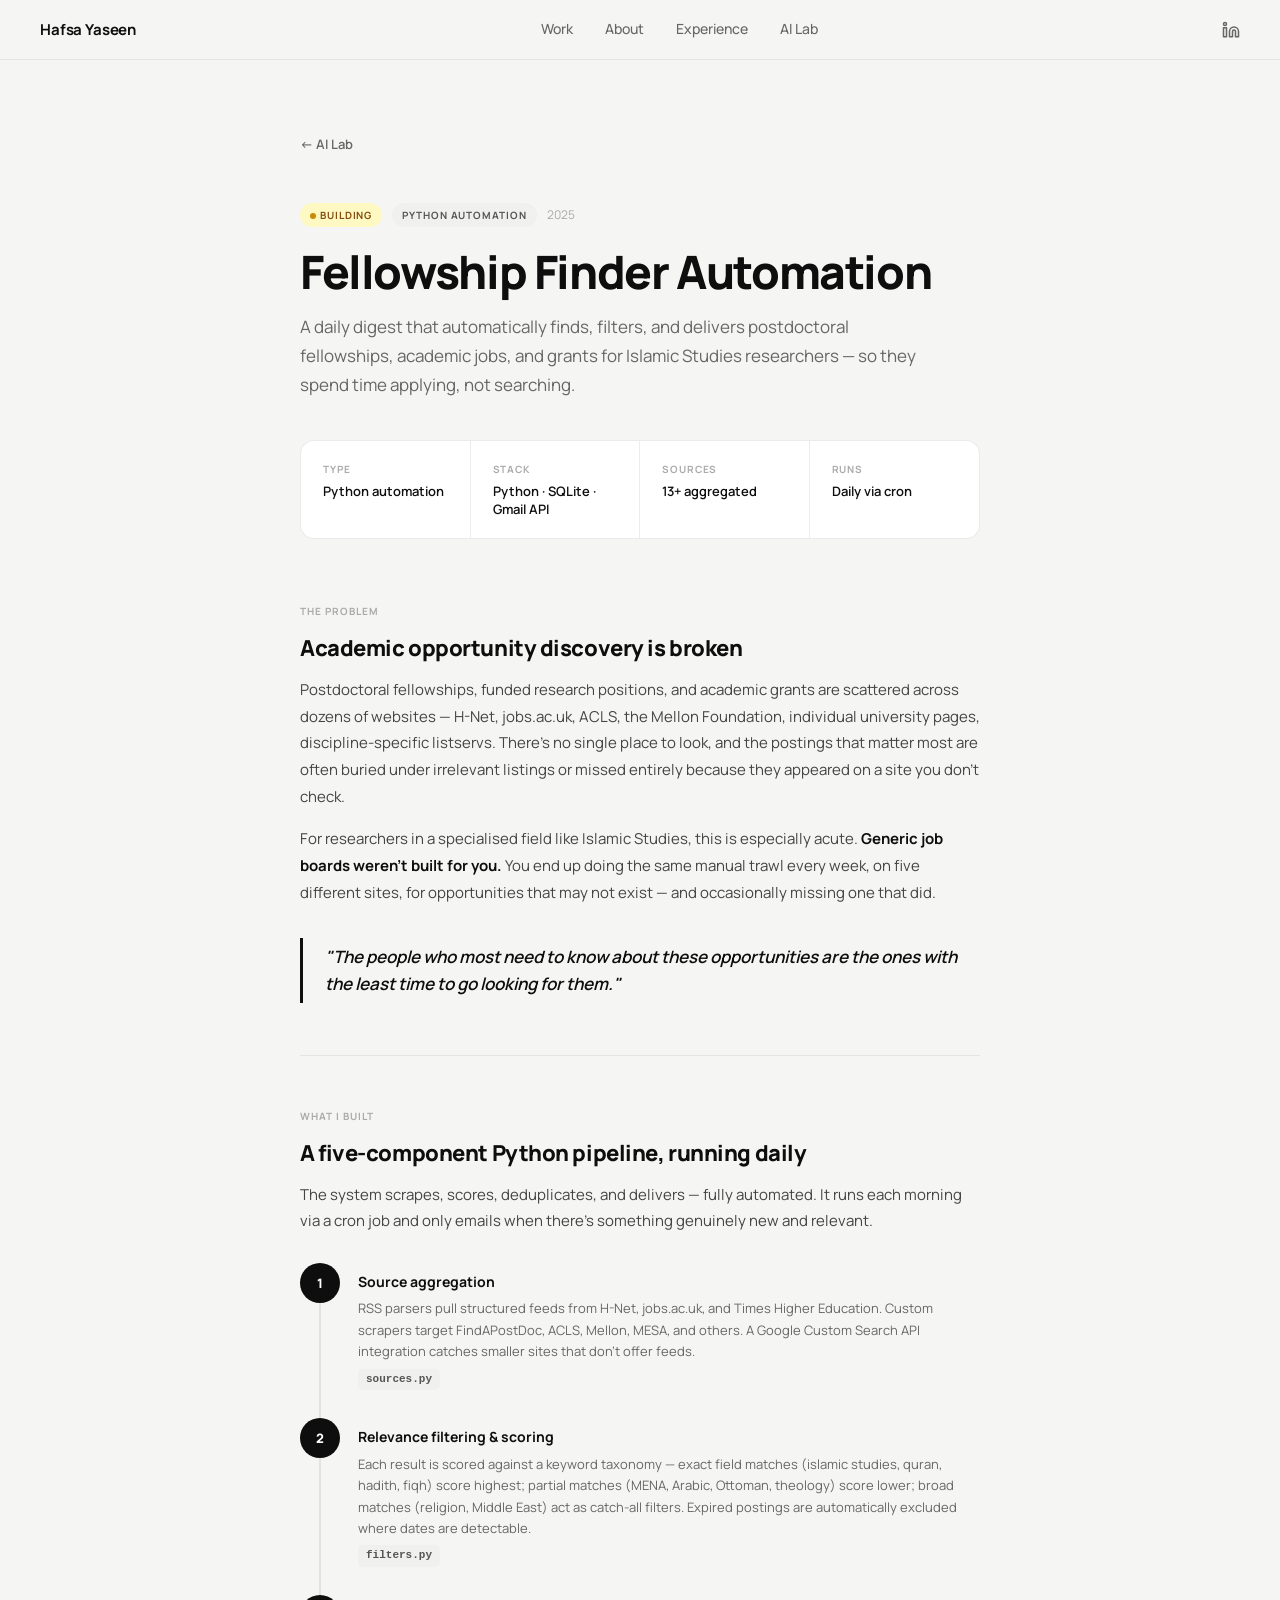
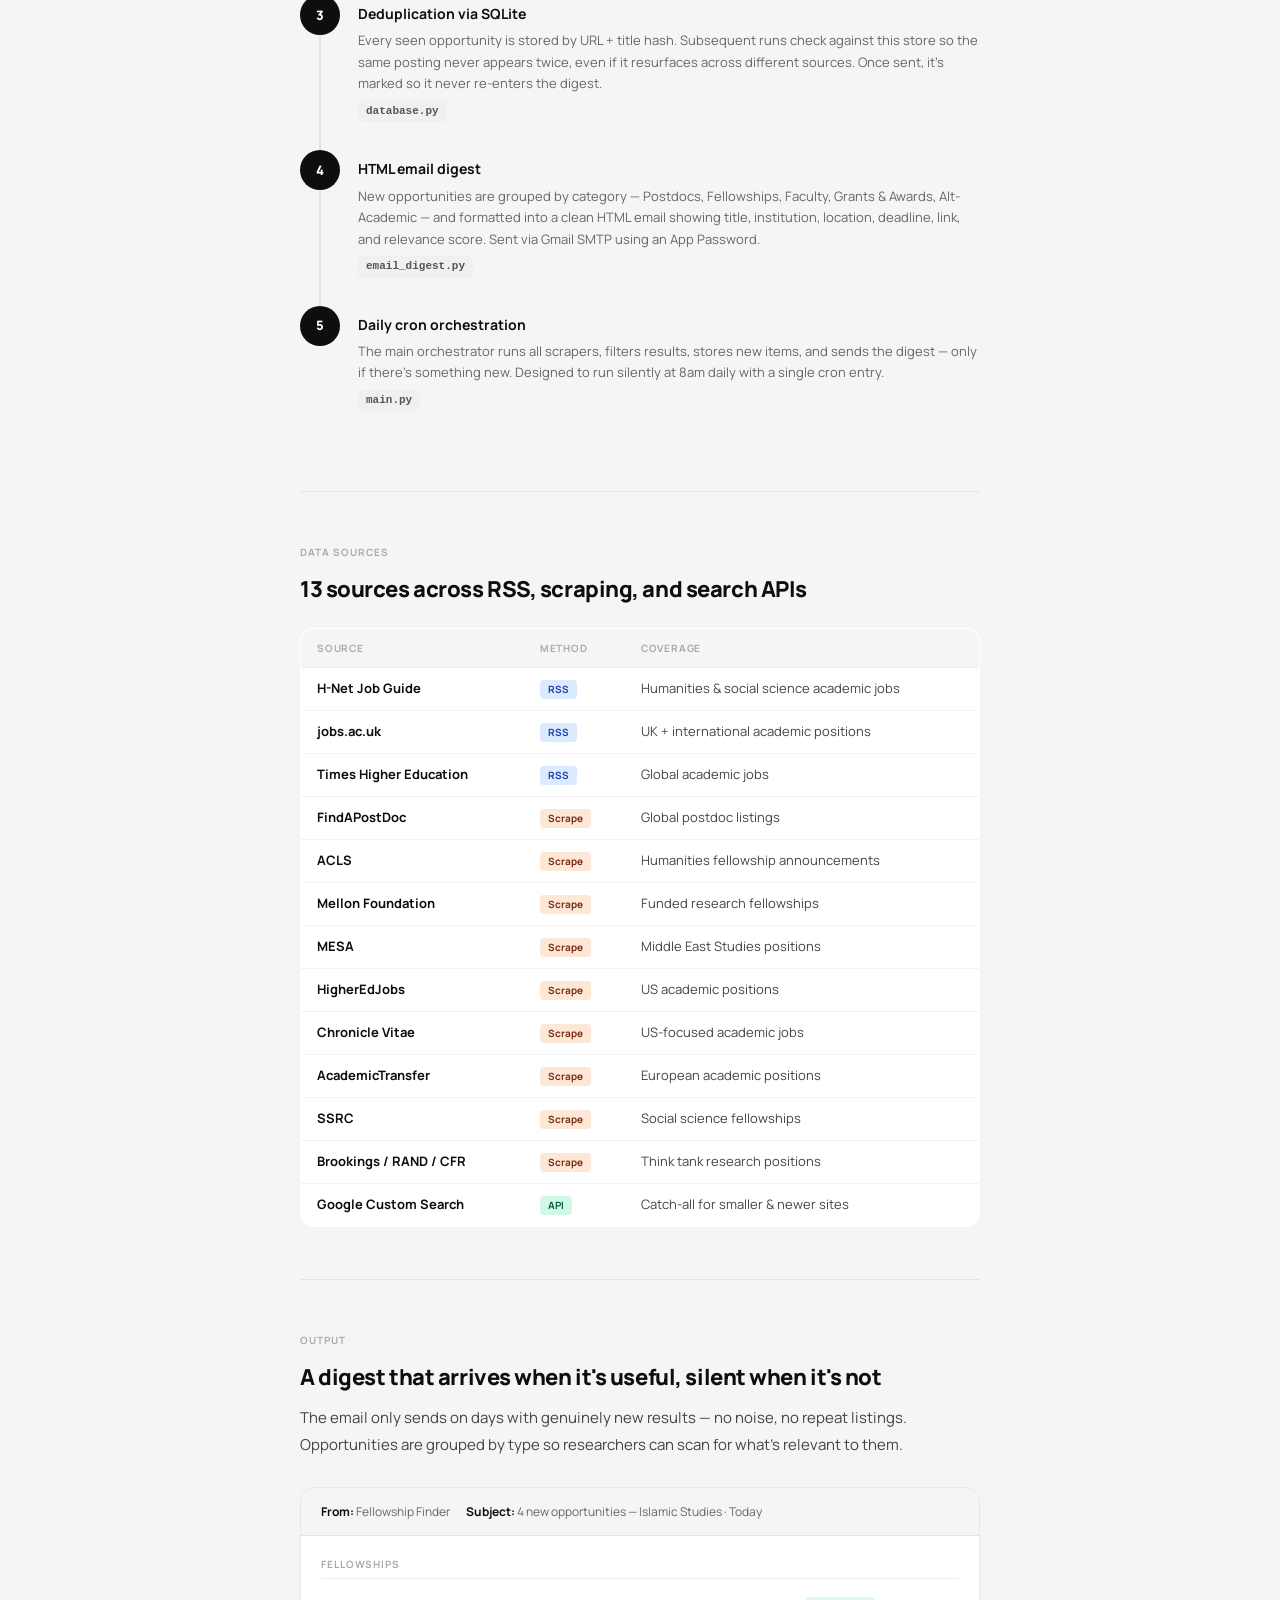
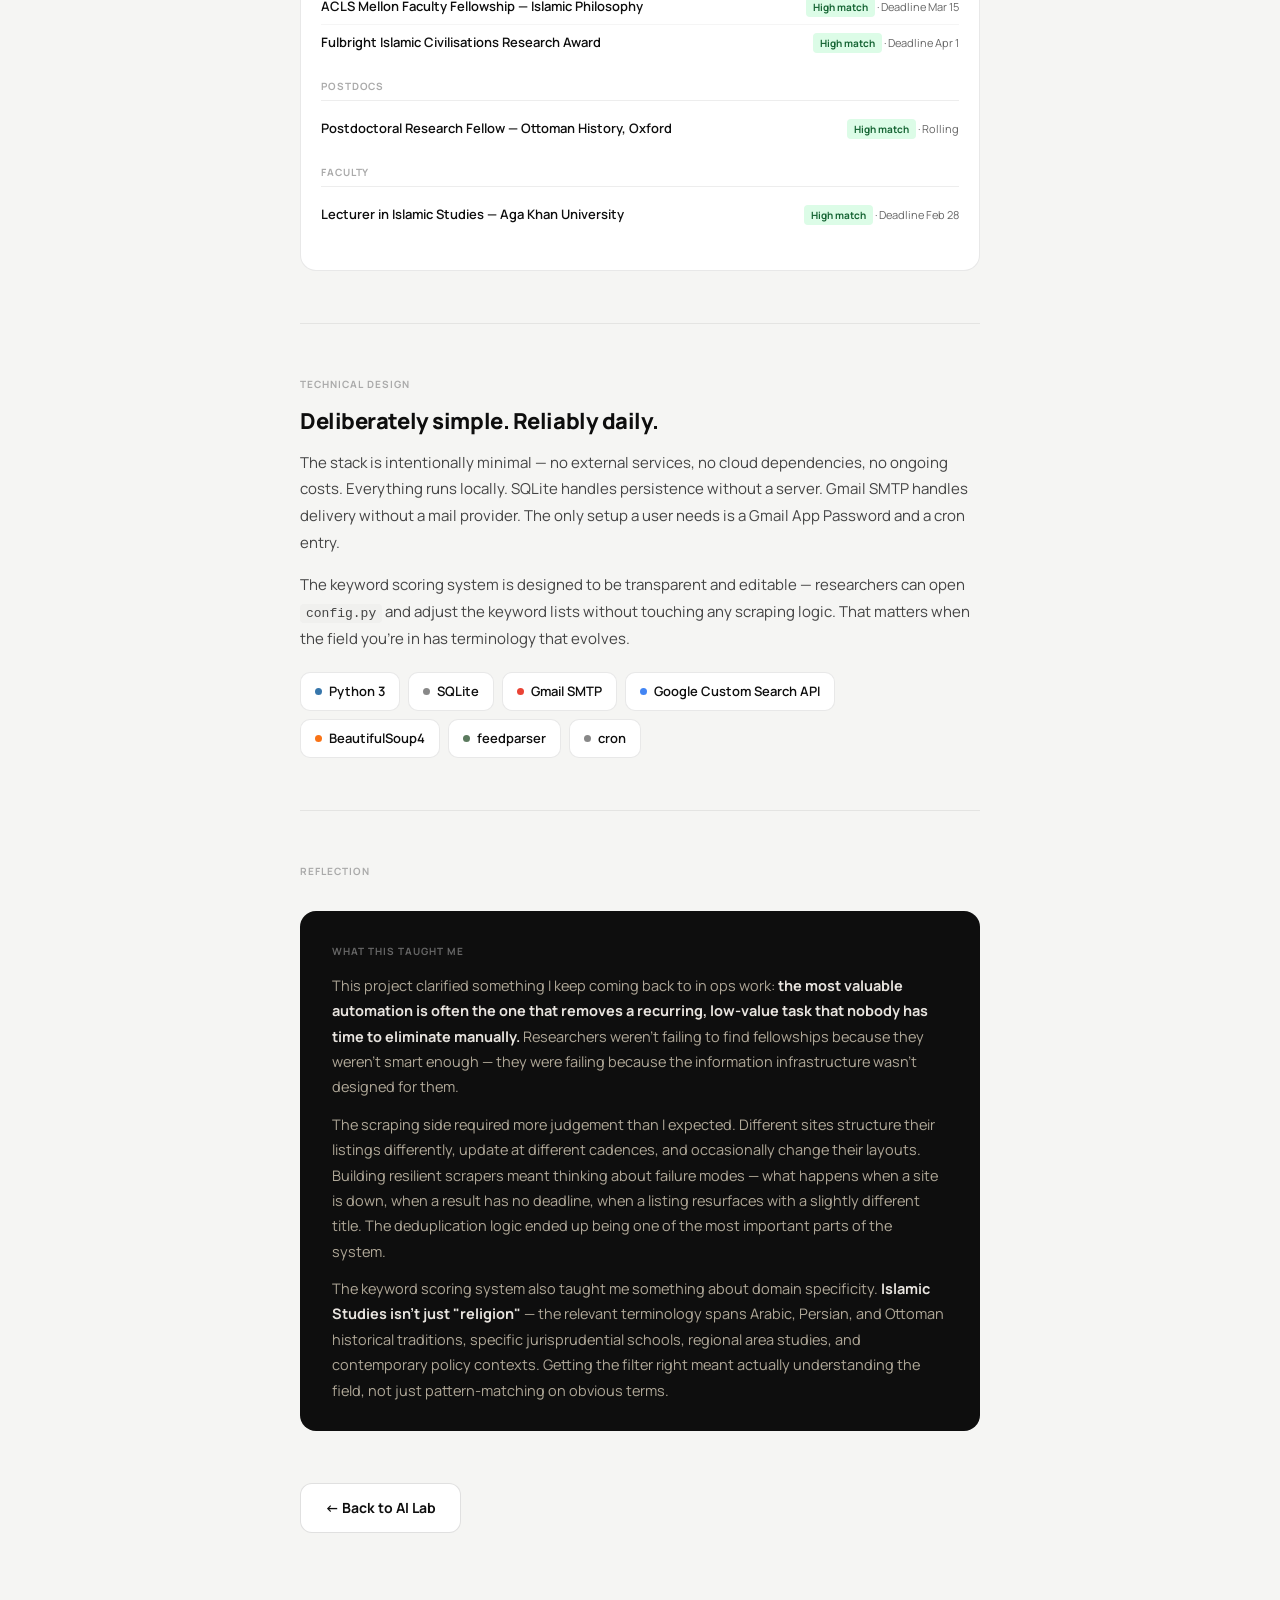
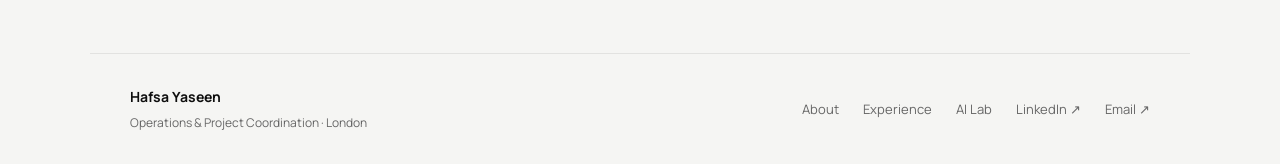
<file: ai-fellowship-finder.html>
<!DOCTYPE html>
<html lang="en">
<head>
  <meta charset="UTF-8">
  <meta name="viewport" content="width=device-width, initial-scale=1.0">
  <title>Fellowship Finder Automation — Hafsa Yaseen</title>
  <meta name="description" content="A Python automation that aggregates postdoctoral fellowships and academic jobs for Islamic Studies researchers, filters for relevance, and delivers a daily email digest.">
  <link rel="preconnect" href="https://fonts.googleapis.com">
  <link rel="preconnect" href="https://fonts.gstatic.com" crossorigin>
  <link href="https://fonts.googleapis.com/css2?family=Manrope:wght@400;500;600;700;800&display=swap" rel="stylesheet">
  <link rel="stylesheet" href="style.css">
  <style>
    .cs-wrap {
      max-width: 760px;
      margin: 0 auto;
      padding: 72px 40px 120px;
    }

    .cs-back {
      display: inline-flex;
      align-items: center;
      gap: 6px;
      font-size: 13px;
      font-weight: 600;
      color: var(--mid);
      text-decoration: none;
      margin-bottom: 48px;
      transition: color 0.15s;
    }
    .cs-back:hover { color: var(--black); }

    .cs-eyebrow {
      display: flex;
      align-items: center;
      gap: 10px;
      margin-bottom: 20px;
    }
    .cs-badge {
      font-size: 10px;
      font-weight: 700;
      text-transform: uppercase;
      letter-spacing: 0.09em;
      background: #f0f0ee;
      color: #555;
      padding: 4px 10px;
      border-radius: 100px;
    }
    .cs-badge--building {
      background: #fef9c3;
      color: #854d0e;
    }
    .cs-building-dot {
      display: inline-block;
      width: 6px;
      height: 6px;
      background: #ca8a04;
      border-radius: 50%;
      margin-right: 4px;
      animation: pulse 1.5s ease-in-out infinite;
    }
    @keyframes pulse { 0%,100%{opacity:1} 50%{opacity:0.3} }
    .cs-year { font-size: 12px; color: var(--light); }

    .cs-title {
      font-size: clamp(30px, 5vw, 46px);
      font-weight: 800;
      letter-spacing: -0.03em;
      line-height: 1.1;
      margin-bottom: 16px;
      color: var(--black);
    }
    .cs-lead {
      font-size: 17px;
      color: var(--mid);
      line-height: 1.7;
      margin-bottom: 40px;
      max-width: 620px;
    }

    .cs-meta {
      display: grid;
      grid-template-columns: repeat(4, 1fr);
      gap: 0;
      border: 1px solid rgba(0,0,0,0.08);
      border-radius: 14px;
      overflow: hidden;
      margin-bottom: 64px;
      background: #fff;
    }
    .cs-meta-item {
      padding: 20px 22px;
      border-right: 1px solid rgba(0,0,0,0.07);
    }
    .cs-meta-item:last-child { border-right: none; }
    .cs-meta-label {
      font-size: 10px;
      font-weight: 700;
      text-transform: uppercase;
      letter-spacing: 0.09em;
      color: var(--light);
      margin-bottom: 5px;
    }
    .cs-meta-value {
      font-size: 13px;
      font-weight: 600;
      color: var(--black);
      line-height: 1.4;
    }

    .cs-divider { height: 1px; background: rgba(0,0,0,0.07); margin: 52px 0; }

    .cs-section-label {
      font-size: 10px;
      font-weight: 700;
      text-transform: uppercase;
      letter-spacing: 0.1em;
      color: var(--light);
      margin-bottom: 16px;
    }
    .cs-h2 {
      font-size: 22px;
      font-weight: 800;
      letter-spacing: -0.02em;
      color: var(--black);
      margin-bottom: 14px;
      line-height: 1.25;
    }
    .cs-p {
      font-size: 15px;
      color: #444;
      line-height: 1.78;
      margin-bottom: 16px;
    }
    .cs-p:last-child { margin-bottom: 0; }
    .cs-p strong { color: var(--black); font-weight: 700; }

    .cs-quote {
      border-left: 3px solid var(--black);
      padding: 6px 0 6px 22px;
      margin: 32px 0;
    }
    .cs-quote p {
      font-size: 17px;
      font-weight: 600;
      color: var(--black);
      line-height: 1.55;
      font-style: italic;
    }

    /* Pipeline steps */
    .cs-pipeline {
      display: flex;
      flex-direction: column;
      gap: 0;
      margin: 28px 0;
    }
    .cs-step {
      display: flex;
      gap: 18px;
      align-items: flex-start;
      position: relative;
    }
    .cs-step:not(:last-child)::after {
      content: '';
      position: absolute;
      left: 19px;
      top: 40px;
      bottom: -4px;
      width: 2px;
      background: rgba(0,0,0,0.08);
    }
    .cs-step-num {
      width: 40px;
      height: 40px;
      border-radius: 50%;
      background: #0e0e0e;
      color: #fff;
      font-size: 13px;
      font-weight: 800;
      display: flex;
      align-items: center;
      justify-content: center;
      flex-shrink: 0;
    }
    .cs-step-body {
      padding: 8px 0 28px;
    }
    .cs-step-title {
      font-size: 14px;
      font-weight: 700;
      color: var(--black);
      margin-bottom: 5px;
    }
    .cs-step-desc {
      font-size: 13px;
      color: var(--mid);
      line-height: 1.65;
    }
    .cs-step-file {
      display: inline-block;
      font-size: 11px;
      font-weight: 600;
      font-family: monospace;
      background: #f0f0ee;
      color: #555;
      padding: 2px 8px;
      border-radius: 5px;
      margin-top: 6px;
    }

    /* Sources table */
    .cs-table {
      width: 100%;
      border-collapse: collapse;
      margin: 24px 0;
      font-size: 13px;
      background: #fff;
      border-radius: 14px;
      overflow: hidden;
      border: 1px solid rgba(0,0,0,0.07);
    }
    .cs-table th {
      background: #f5f5f3;
      padding: 11px 16px;
      text-align: left;
      font-size: 10px;
      font-weight: 700;
      text-transform: uppercase;
      letter-spacing: 0.08em;
      color: var(--light);
      border-bottom: 1px solid rgba(0,0,0,0.07);
    }
    .cs-table td {
      padding: 11px 16px;
      border-bottom: 1px solid rgba(0,0,0,0.05);
      color: #444;
      line-height: 1.5;
      vertical-align: top;
    }
    .cs-table tr:last-child td { border-bottom: none; }
    .cs-table td:first-child { font-weight: 700; color: var(--black); }

    .cs-method-badge {
      display: inline-block;
      font-size: 10px;
      font-weight: 700;
      padding: 2px 8px;
      border-radius: 4px;
    }
    .cs-method-badge--rss { background: #dbeafe; color: #1e40af; }
    .cs-method-badge--scrape { background: #fde8d8; color: #7c2d12; }
    .cs-method-badge--api { background: #d1fae5; color: #065f46; }

    /* Tech stack */
    .cs-stack {
      display: flex;
      flex-wrap: wrap;
      gap: 8px;
      margin: 20px 0;
    }
    .cs-stack-item {
      display: flex;
      align-items: center;
      gap: 7px;
      font-size: 13px;
      font-weight: 600;
      color: var(--black);
      background: #fff;
      border: 1px solid rgba(0,0,0,0.09);
      border-radius: 10px;
      padding: 8px 14px;
    }
    .cs-stack-dot {
      width: 7px;
      height: 7px;
      border-radius: 50%;
      flex-shrink: 0;
    }

    /* Email preview mockup */
    .cs-email-preview {
      background: #fff;
      border: 1px solid rgba(0,0,0,0.09);
      border-radius: 16px;
      overflow: hidden;
      margin: 28px 0;
    }
    .cs-email-header {
      background: #f5f5f3;
      padding: 14px 20px;
      border-bottom: 1px solid rgba(0,0,0,0.07);
      display: flex;
      gap: 16px;
      align-items: baseline;
    }
    .cs-email-field {
      font-size: 12px;
      color: var(--mid);
    }
    .cs-email-field strong {
      color: var(--black);
      font-weight: 700;
    }
    .cs-email-body {
      padding: 20px;
    }
    .cs-email-section {
      margin-bottom: 18px;
    }
    .cs-email-section-label {
      font-size: 10px;
      font-weight: 700;
      text-transform: uppercase;
      letter-spacing: 0.09em;
      color: var(--light);
      border-bottom: 1px solid rgba(0,0,0,0.07);
      padding-bottom: 6px;
      margin-bottom: 10px;
    }
    .cs-email-item {
      display: flex;
      justify-content: space-between;
      align-items: baseline;
      padding: 7px 0;
      border-bottom: 1px solid rgba(0,0,0,0.04);
      gap: 16px;
    }
    .cs-email-item:last-child { border-bottom: none; }
    .cs-email-item-title {
      font-size: 13px;
      font-weight: 600;
      color: var(--black);
      flex: 1;
    }
    .cs-email-item-meta {
      font-size: 11px;
      color: var(--mid);
      white-space: nowrap;
      flex-shrink: 0;
    }
    .cs-email-score {
      display: inline-block;
      font-size: 10px;
      font-weight: 700;
      padding: 2px 7px;
      border-radius: 4px;
      background: #dcfce7;
      color: #166534;
    }

    .cs-reflection {
      background: #0e0e0e;
      color: #e8e4df;
      border-radius: 16px;
      padding: 32px 32px 28px;
      margin: 32px 0;
    }
    .cs-reflection-label {
      font-size: 10px;
      font-weight: 700;
      text-transform: uppercase;
      letter-spacing: 0.1em;
      color: #666;
      margin-bottom: 14px;
    }
    .cs-reflection p {
      font-size: 14.5px;
      line-height: 1.75;
      color: #b0a898;
    }
    .cs-reflection p + p { margin-top: 12px; }
    .cs-reflection strong { color: #e8e4df; font-weight: 700; }

    .cs-cta {
      display: flex;
      gap: 12px;
      align-items: center;
      flex-wrap: wrap;
      margin-top: 52px;
    }
    .cs-btn {
      display: inline-flex;
      align-items: center;
      gap: 7px;
      padding: 13px 24px;
      border-radius: 12px;
      font-size: 14px;
      font-weight: 700;
      text-decoration: none;
      transition: all 0.18s;
    }
    .cs-btn--primary {
      background: #0e0e0e;
      color: #fff;
    }
    .cs-btn--primary:hover { background: #2a2a2a; transform: translateY(-1px); }
    .cs-btn--secondary {
      background: #fff;
      color: var(--black);
      border: 1px solid rgba(0,0,0,0.12);
    }
    .cs-btn--secondary:hover { border-color: rgba(0,0,0,0.25); transform: translateY(-1px); }

    @media (max-width: 700px) {
      .cs-wrap { padding: 48px 20px 80px; }
      .cs-meta { grid-template-columns: 1fr 1fr; }
      .cs-meta-item:nth-child(2) { border-right: none; }
      .cs-meta-item:nth-child(3) { border-top: 1px solid rgba(0,0,0,0.07); border-right: 1px solid rgba(0,0,0,0.07); }
      .cs-meta-item:nth-child(4) { border-top: 1px solid rgba(0,0,0,0.07); }
      .cs-email-header { flex-direction: column; gap: 4px; }
    }
  </style>
</head>
<body>

<nav class="nav">
  <a class="nav-logo" href="index.html">Hafsa Yaseen</a>
  <div class="nav-center">
    <a href="index.html#work" class="nav-link">Work</a>
    <a href="about.html" class="nav-link">About</a>
    <a href="experience.html" class="nav-link">Experience</a>
    <a href="ai-projects.html" class="nav-link">AI Lab</a>
  </div>
  <div class="nav-right">
    <a class="nav-icon" href="https://www.linkedin.com/in/-hafsa-yaseen/" target="_blank" rel="noopener" aria-label="LinkedIn">
      <svg width="18" height="18" viewBox="0 0 24 24" fill="none" stroke="currentColor" stroke-width="2" stroke-linecap="round" stroke-linejoin="round"><path d="M16 8a6 6 0 0 1 6 6v7h-4v-7a2 2 0 0 0-2-2 2 2 0 0 0-2 2v7h-4v-7a6 6 0 0 1 6-6z"/><rect x="2" y="9" width="4" height="12"/><circle cx="4" cy="4" r="2"/></svg>
    </a>
  </div>
</nav>

<div class="cs-wrap">

  <a href="ai-projects.html" class="cs-back">← AI Lab</a>

  <div class="cs-eyebrow">
    <span class="cs-badge cs-badge--building"><span class="cs-building-dot"></span>Building</span>
    <span class="cs-badge">Python Automation</span>
    <span class="cs-year">2025</span>
  </div>

  <h1 class="cs-title">Fellowship Finder Automation</h1>
  <p class="cs-lead">A daily digest that automatically finds, filters, and delivers postdoctoral fellowships, academic jobs, and grants for Islamic Studies researchers — so they spend time applying, not searching.</p>

  <div class="cs-meta">
    <div class="cs-meta-item">
      <div class="cs-meta-label">Type</div>
      <div class="cs-meta-value">Python automation</div>
    </div>
    <div class="cs-meta-item">
      <div class="cs-meta-label">Stack</div>
      <div class="cs-meta-value">Python · SQLite · Gmail API</div>
    </div>
    <div class="cs-meta-item">
      <div class="cs-meta-label">Sources</div>
      <div class="cs-meta-value">13+ aggregated</div>
    </div>
    <div class="cs-meta-item">
      <div class="cs-meta-label">Runs</div>
      <div class="cs-meta-value">Daily via cron</div>
    </div>
  </div>

  <!-- Problem -->
  <div class="cs-section-label">The problem</div>
  <h2 class="cs-h2">Academic opportunity discovery is broken</h2>
  <p class="cs-p">
    Postdoctoral fellowships, funded research positions, and academic grants are scattered across dozens of websites — H-Net, jobs.ac.uk, ACLS, the Mellon Foundation, individual university pages, discipline-specific listservs. There's no single place to look, and the postings that matter most are often buried under irrelevant listings or missed entirely because they appeared on a site you don't check.
  </p>
  <p class="cs-p">
    For researchers in a specialised field like Islamic Studies, this is especially acute. <strong>Generic job boards weren't built for you.</strong> You end up doing the same manual trawl every week, on five different sites, for opportunities that may not exist — and occasionally missing one that did.
  </p>

  <div class="cs-quote">
    <p>"The people who most need to know about these opportunities are the ones with the least time to go looking for them."</p>
  </div>

  <div class="cs-divider"></div>

  <!-- What I built -->
  <div class="cs-section-label">What I built</div>
  <h2 class="cs-h2">A five-component Python pipeline, running daily</h2>
  <p class="cs-p">
    The system scrapes, scores, deduplicates, and delivers — fully automated. It runs each morning via a cron job and only emails when there's something genuinely new and relevant.
  </p>

  <div class="cs-pipeline">
    <div class="cs-step">
      <div class="cs-step-num">1</div>
      <div class="cs-step-body">
        <div class="cs-step-title">Source aggregation</div>
        <div class="cs-step-desc">RSS parsers pull structured feeds from H-Net, jobs.ac.uk, and Times Higher Education. Custom scrapers target FindAPostDoc, ACLS, Mellon, MESA, and others. A Google Custom Search API integration catches smaller sites that don't offer feeds.</div>
        <span class="cs-step-file">sources.py</span>
      </div>
    </div>
    <div class="cs-step">
      <div class="cs-step-num">2</div>
      <div class="cs-step-body">
        <div class="cs-step-title">Relevance filtering & scoring</div>
        <div class="cs-step-desc">Each result is scored against a keyword taxonomy — exact field matches (islamic studies, quran, hadith, fiqh) score highest; partial matches (MENA, Arabic, Ottoman, theology) score lower; broad matches (religion, Middle East) act as catch-all filters. Expired postings are automatically excluded where dates are detectable.</div>
        <span class="cs-step-file">filters.py</span>
      </div>
    </div>
    <div class="cs-step">
      <div class="cs-step-num">3</div>
      <div class="cs-step-body">
        <div class="cs-step-title">Deduplication via SQLite</div>
        <div class="cs-step-desc">Every seen opportunity is stored by URL + title hash. Subsequent runs check against this store so the same posting never appears twice, even if it resurfaces across different sources. Once sent, it's marked so it never re-enters the digest.</div>
        <span class="cs-step-file">database.py</span>
      </div>
    </div>
    <div class="cs-step">
      <div class="cs-step-num">4</div>
      <div class="cs-step-body">
        <div class="cs-step-title">HTML email digest</div>
        <div class="cs-step-desc">New opportunities are grouped by category — Postdocs, Fellowships, Faculty, Grants & Awards, Alt-Academic — and formatted into a clean HTML email showing title, institution, location, deadline, link, and relevance score. Sent via Gmail SMTP using an App Password.</div>
        <span class="cs-step-file">email_digest.py</span>
      </div>
    </div>
    <div class="cs-step">
      <div class="cs-step-num">5</div>
      <div class="cs-step-body">
        <div class="cs-step-title">Daily cron orchestration</div>
        <div class="cs-step-desc">The main orchestrator runs all scrapers, filters results, stores new items, and sends the digest — only if there's something new. Designed to run silently at 8am daily with a single cron entry.</div>
        <span class="cs-step-file">main.py</span>
      </div>
    </div>
  </div>

  <div class="cs-divider"></div>

  <!-- Sources -->
  <div class="cs-section-label">Data sources</div>
  <h2 class="cs-h2">13 sources across RSS, scraping, and search APIs</h2>

  <table class="cs-table">
    <thead>
      <tr>
        <th>Source</th>
        <th>Method</th>
        <th>Coverage</th>
      </tr>
    </thead>
    <tbody>
      <tr>
        <td>H-Net Job Guide</td>
        <td><span class="cs-method-badge cs-method-badge--rss">RSS</span></td>
        <td>Humanities & social science academic jobs</td>
      </tr>
      <tr>
        <td>jobs.ac.uk</td>
        <td><span class="cs-method-badge cs-method-badge--rss">RSS</span></td>
        <td>UK + international academic positions</td>
      </tr>
      <tr>
        <td>Times Higher Education</td>
        <td><span class="cs-method-badge cs-method-badge--rss">RSS</span></td>
        <td>Global academic jobs</td>
      </tr>
      <tr>
        <td>FindAPostDoc</td>
        <td><span class="cs-method-badge cs-method-badge--scrape">Scrape</span></td>
        <td>Global postdoc listings</td>
      </tr>
      <tr>
        <td>ACLS</td>
        <td><span class="cs-method-badge cs-method-badge--scrape">Scrape</span></td>
        <td>Humanities fellowship announcements</td>
      </tr>
      <tr>
        <td>Mellon Foundation</td>
        <td><span class="cs-method-badge cs-method-badge--scrape">Scrape</span></td>
        <td>Funded research fellowships</td>
      </tr>
      <tr>
        <td>MESA</td>
        <td><span class="cs-method-badge cs-method-badge--scrape">Scrape</span></td>
        <td>Middle East Studies positions</td>
      </tr>
      <tr>
        <td>HigherEdJobs</td>
        <td><span class="cs-method-badge cs-method-badge--scrape">Scrape</span></td>
        <td>US academic positions</td>
      </tr>
      <tr>
        <td>Chronicle Vitae</td>
        <td><span class="cs-method-badge cs-method-badge--scrape">Scrape</span></td>
        <td>US-focused academic jobs</td>
      </tr>
      <tr>
        <td>AcademicTransfer</td>
        <td><span class="cs-method-badge cs-method-badge--scrape">Scrape</span></td>
        <td>European academic positions</td>
      </tr>
      <tr>
        <td>SSRC</td>
        <td><span class="cs-method-badge cs-method-badge--scrape">Scrape</span></td>
        <td>Social science fellowships</td>
      </tr>
      <tr>
        <td>Brookings / RAND / CFR</td>
        <td><span class="cs-method-badge cs-method-badge--scrape">Scrape</span></td>
        <td>Think tank research positions</td>
      </tr>
      <tr>
        <td>Google Custom Search</td>
        <td><span class="cs-method-badge cs-method-badge--api">API</span></td>
        <td>Catch-all for smaller & newer sites</td>
      </tr>
    </tbody>
  </table>

  <div class="cs-divider"></div>

  <!-- Email preview -->
  <div class="cs-section-label">Output</div>
  <h2 class="cs-h2">A digest that arrives when it's useful, silent when it's not</h2>
  <p class="cs-p">
    The email only sends on days with genuinely new results — no noise, no repeat listings. Opportunities are grouped by type so researchers can scan for what's relevant to them.
  </p>

  <div class="cs-email-preview">
    <div class="cs-email-header">
      <span class="cs-email-field"><strong>From:</strong> Fellowship Finder</span>
      <span class="cs-email-field"><strong>Subject:</strong> 4 new opportunities — Islamic Studies · Today</span>
    </div>
    <div class="cs-email-body">
      <div class="cs-email-section">
        <div class="cs-email-section-label">Fellowships</div>
        <div class="cs-email-item">
          <div class="cs-email-item-title">ACLS Mellon Faculty Fellowship — Islamic Philosophy</div>
          <div class="cs-email-item-meta"><span class="cs-email-score">High match</span> · Deadline Mar 15</div>
        </div>
        <div class="cs-email-item">
          <div class="cs-email-item-title">Fulbright Islamic Civilisations Research Award</div>
          <div class="cs-email-item-meta"><span class="cs-email-score">High match</span> · Deadline Apr 1</div>
        </div>
      </div>
      <div class="cs-email-section">
        <div class="cs-email-section-label">Postdocs</div>
        <div class="cs-email-item">
          <div class="cs-email-item-title">Postdoctoral Research Fellow — Ottoman History, Oxford</div>
          <div class="cs-email-item-meta"><span class="cs-email-score">High match</span> · Rolling</div>
        </div>
      </div>
      <div class="cs-email-section">
        <div class="cs-email-section-label">Faculty</div>
        <div class="cs-email-item">
          <div class="cs-email-item-title">Lecturer in Islamic Studies — Aga Khan University</div>
          <div class="cs-email-item-meta"><span class="cs-email-score">High match</span> · Deadline Feb 28</div>
        </div>
      </div>
    </div>
  </div>

  <div class="cs-divider"></div>

  <!-- Tech stack -->
  <div class="cs-section-label">Technical design</div>
  <h2 class="cs-h2">Deliberately simple. Reliably daily.</h2>
  <p class="cs-p">
    The stack is intentionally minimal — no external services, no cloud dependencies, no ongoing costs. Everything runs locally. SQLite handles persistence without a server. Gmail SMTP handles delivery without a mail provider. The only setup a user needs is a Gmail App Password and a cron entry.
  </p>
  <p class="cs-p">
    The keyword scoring system is designed to be transparent and editable — researchers can open <code style="font-size:13px;background:#f0f0ee;padding:2px 6px;border-radius:4px;">config.py</code> and adjust the keyword lists without touching any scraping logic. That matters when the field you're in has terminology that evolves.
  </p>

  <div class="cs-stack">
    <div class="cs-stack-item">
      <span class="cs-stack-dot" style="background:#3776ab;"></span>
      Python 3
    </div>
    <div class="cs-stack-item">
      <span class="cs-stack-dot" style="background:#888;"></span>
      SQLite
    </div>
    <div class="cs-stack-item">
      <span class="cs-stack-dot" style="background:#ea4335;"></span>
      Gmail SMTP
    </div>
    <div class="cs-stack-item">
      <span class="cs-stack-dot" style="background:#4285f4;"></span>
      Google Custom Search API
    </div>
    <div class="cs-stack-item">
      <span class="cs-stack-dot" style="background:#f97316;"></span>
      BeautifulSoup4
    </div>
    <div class="cs-stack-item">
      <span class="cs-stack-dot" style="background:#5B7A5E;"></span>
      feedparser
    </div>
    <div class="cs-stack-item">
      <span class="cs-stack-dot" style="background:#888;"></span>
      cron
    </div>
  </div>

  <div class="cs-divider"></div>

  <!-- Reflection -->
  <div class="cs-section-label">Reflection</div>
  <div class="cs-reflection">
    <div class="cs-reflection-label">What this taught me</div>
    <p>
      This project clarified something I keep coming back to in ops work: <strong>the most valuable automation is often the one that removes a recurring, low-value task that nobody has time to eliminate manually.</strong> Researchers weren't failing to find fellowships because they weren't smart enough — they were failing because the information infrastructure wasn't designed for them.
    </p>
    <p>
      The scraping side required more judgement than I expected. Different sites structure their listings differently, update at different cadences, and occasionally change their layouts. Building resilient scrapers meant thinking about failure modes — what happens when a site is down, when a result has no deadline, when a listing resurfaces with a slightly different title. The deduplication logic ended up being one of the most important parts of the system.
    </p>
    <p>
      The keyword scoring system also taught me something about domain specificity. <strong>Islamic Studies isn't just "religion"</strong> — the relevant terminology spans Arabic, Persian, and Ottoman historical traditions, specific jurisprudential schools, regional area studies, and contemporary policy contexts. Getting the filter right meant actually understanding the field, not just pattern-matching on obvious terms.
    </p>
  </div>

  <div class="cs-cta">
    <a href="ai-projects.html" class="cs-btn cs-btn--secondary">
      ← Back to AI Lab
    </a>
  </div>

</div>

<footer class="site-footer">
  <div class="footer-l">
    <span class="footer-name">Hafsa Yaseen</span>
    <span class="footer-role">Operations &amp; Project Coordination · London</span>
  </div>
  <div class="footer-r">
    <a href="about.html">About</a>
    <a href="experience.html">Experience</a>
    <a href="ai-projects.html">AI Lab</a>
    <a href="https://www.linkedin.com/in/-hafsa-yaseen/" target="_blank" rel="noopener">LinkedIn ↗</a>
    <a href="mailto:hafsayaseen@gmail.com">Email ↗</a>
  </div>
</footer>

</body>
</html>
</file>
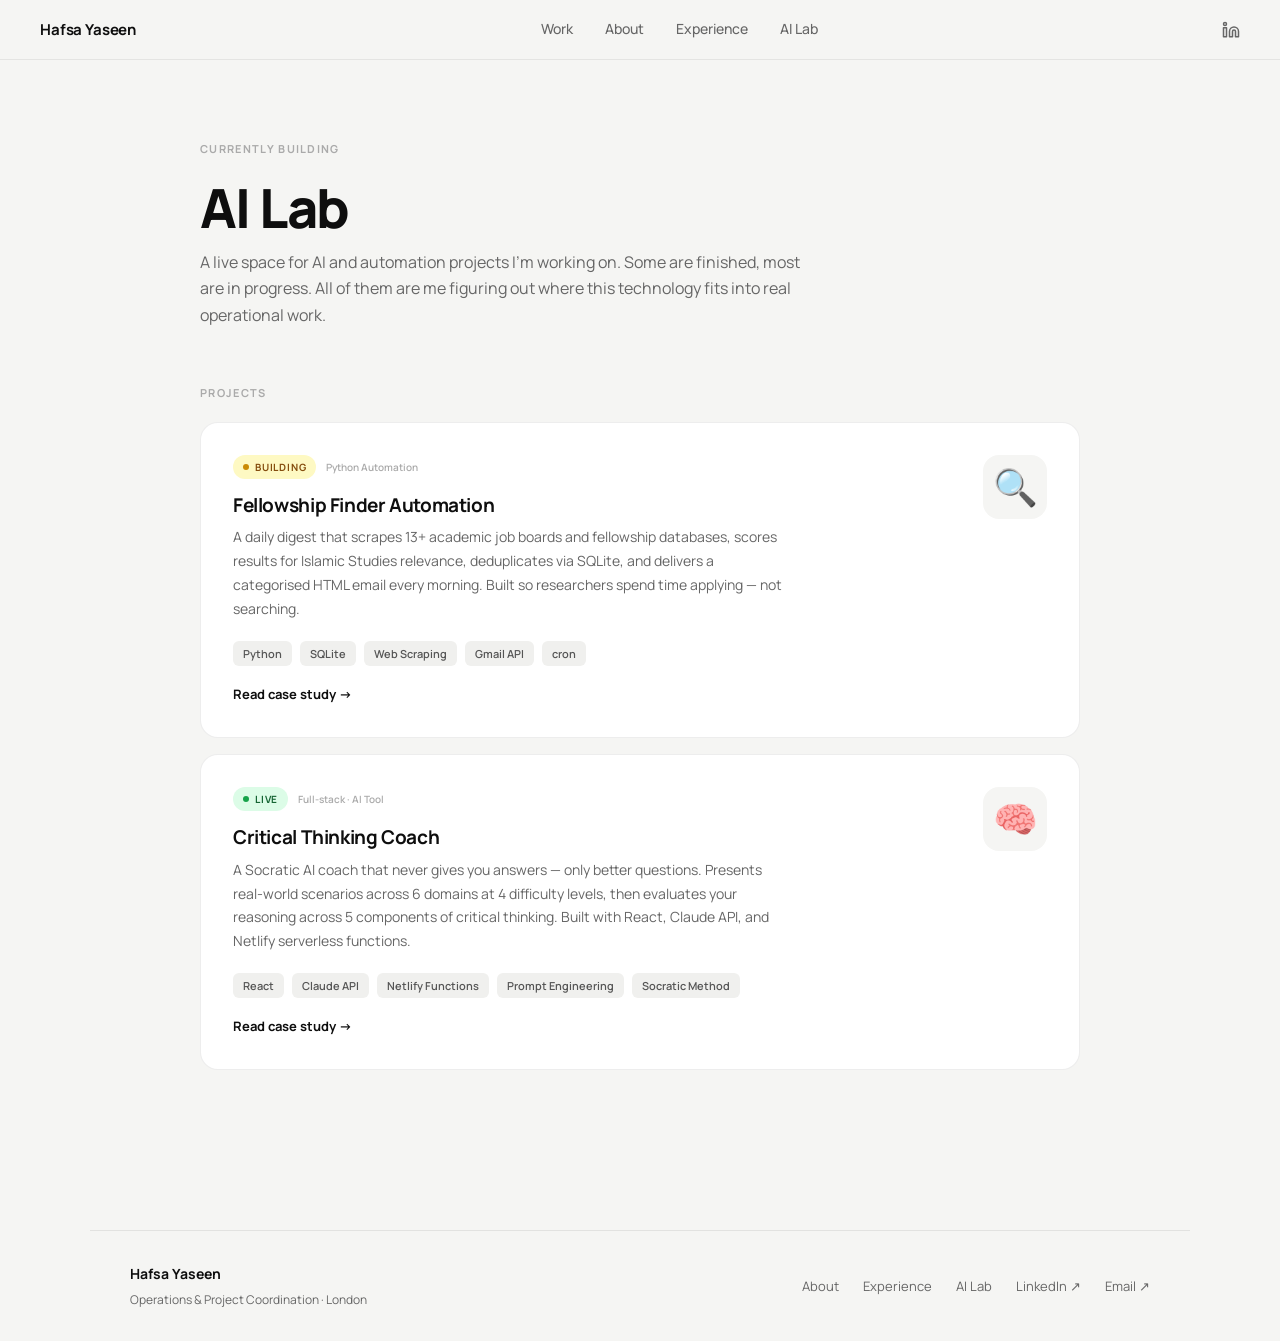
<file: ai-projects.html>
<!DOCTYPE html>
<html lang="en">
<head>
  <meta charset="UTF-8">
  <meta name="viewport" content="width=device-width, initial-scale=1.0">
  <title>AI Projects — Hafsa Yaseen</title>
  <meta name="description" content="AI and automation projects Hafsa Yaseen is currently building.">
  <link rel="preconnect" href="https://fonts.googleapis.com">
  <link rel="preconnect" href="https://fonts.gstatic.com" crossorigin>
  <link href="https://fonts.googleapis.com/css2?family=Manrope:wght@400;500;600;700;800&display=swap" rel="stylesheet">
  <link rel="stylesheet" href="style.css">
  <style>
    .page { max-width: 960px; margin: 0 auto; padding: 80px 40px 96px; }

    .page-title {
      font-size: clamp(34px, 5vw, 54px);
      font-weight: 800;
      letter-spacing: -0.03em;
      line-height: 1.1;
      margin-bottom: 12px;
    }

    .page-sub {
      font-size: 16px;
      color: var(--mid);
      margin-bottom: 56px;
      line-height: 1.65;
      max-width: 600px;
    }

    /* ── Status pill ── */
    .status {
      display: inline-flex;
      align-items: center;
      gap: 6px;
      font-size: 10px;
      font-weight: 700;
      text-transform: uppercase;
      letter-spacing: 0.08em;
      padding: 4px 10px;
      border-radius: 100px;
    }
    .status--live { background: #dcfce7; color: #166534; }
    .status--building { background: #fef9c3; color: #854d0e; }
    .status--exploring { background: #e0f2fe; color: #075985; }

    .status-dot {
      width: 6px;
      height: 6px;
      border-radius: 50%;
      flex-shrink: 0;
    }
    .status--live .status-dot { background: #16a34a; }
    .status--building .status-dot { background: #ca8a04; animation: pulse 1.5s ease-in-out infinite; }
    .status--exploring .status-dot { background: #0284c7; }

    @keyframes pulse {
      0%, 100% { opacity: 1; }
      50% { opacity: 0.3; }
    }

    /* ── Project cards ── */
    .ai-grid {
      display: flex;
      flex-direction: column;
      gap: 16px;
      margin-bottom: 64px;
    }

    .ai-card {
      background: #fff;
      border: 1px solid rgba(0,0,0,0.07);
      border-radius: 18px;
      padding: 32px;
      display: grid;
      grid-template-columns: 1fr auto;
      gap: 24px;
      align-items: start;
    }

    .ai-card-left { min-width: 0; }

    .ai-card-top {
      display: flex;
      align-items: center;
      gap: 10px;
      margin-bottom: 14px;
      flex-wrap: wrap;
    }

    .ai-card-title {
      font-size: 19px;
      font-weight: 700;
      letter-spacing: -0.02em;
      color: var(--black);
      margin-bottom: 8px;
      line-height: 1.3;
    }

    .ai-card-desc {
      font-size: 14px;
      color: var(--mid);
      line-height: 1.7;
      margin-bottom: 20px;
      max-width: 560px;
    }

    .ai-tags {
      display: flex;
      flex-wrap: wrap;
      gap: 8px;
    }

    .ai-tag {
      font-size: 11px;
      font-weight: 600;
      color: #555;
      background: #f0f0ee;
      padding: 4px 10px;
      border-radius: 6px;
    }

    .ai-card-icon {
      font-size: 36px;
      flex-shrink: 0;
      width: 64px;
      height: 64px;
      background: #f5f5f3;
      border-radius: 16px;
      display: flex;
      align-items: center;
      justify-content: center;
    }

    /* ── Thinking out loud section ── */
    .thoughts-grid {
      display: grid;
      grid-template-columns: 1fr 1fr 1fr;
      gap: 14px;
    }

    .thought-card {
      background: #fff;
      border: 1px solid rgba(0,0,0,0.07);
      border-radius: 14px;
      padding: 24px;
    }

    .thought-icon { font-size: 18px; margin-bottom: 12px; }
    .thought-title { font-size: 13px; font-weight: 700; color: var(--black); margin-bottom: 8px; line-height: 1.4; }
    .thought-body { font-size: 12px; color: var(--mid); line-height: 1.65; }

    @media (max-width: 700px) {
      .page { padding: 48px 20px 72px; }
      .ai-card { grid-template-columns: 1fr; }
      .ai-card-icon { display: none; }
      .thoughts-grid { grid-template-columns: 1fr; }
    }
  </style>
</head>
<body>

<nav class="nav">
  <a class="nav-logo" href="index.html">Hafsa Yaseen</a>
  <div class="nav-center">
    <a href="index.html#work" class="nav-link">Work</a>
    <a href="about.html" class="nav-link">About</a>
    <a href="experience.html" class="nav-link">Experience</a>
    <a href="ai-projects.html" class="nav-link">AI Lab</a>
  </div>
  <div class="nav-right">
    <a class="nav-icon" href="https://www.linkedin.com/in/-hafsa-yaseen/" target="_blank" rel="noopener" aria-label="LinkedIn">
      <svg width="18" height="18" viewBox="0 0 24 24" fill="none" stroke="currentColor" stroke-width="2" stroke-linecap="round" stroke-linejoin="round"><path d="M16 8a6 6 0 0 1 6 6v7h-4v-7a2 2 0 0 0-2-2 2 2 0 0 0-2 2v7h-4v-7a6 6 0 0 1 6-6z"/><rect x="2" y="9" width="4" height="12"/><circle cx="4" cy="4" r="2"/></svg>
    </a>
  </div>
</nav>

<div class="page">

  <div class="page-label">Currently building</div>
  <h1 class="page-title">AI Lab</h1>
  <p class="page-sub">A live space for AI and automation projects I'm working on. Some are finished, most are in progress. All of them are me figuring out where this technology fits into real operational work.</p>

  <div class="section-label">Projects</div>
  <div class="ai-grid">

    <a href="ai-fellowship-finder.html" style="text-decoration:none;color:inherit;">
      <div class="ai-card" style="transition:transform 0.18s,box-shadow 0.18s;cursor:pointer;"
        onmouseenter="this.style.transform='translateY(-4px)';this.style.boxShadow='0 8px 32px rgba(0,0,0,0.09)'"
        onmouseleave="this.style.transform='translateY(0)';this.style.boxShadow='none'">
        <div class="ai-card-left">
          <div class="ai-card-top">
            <span class="status status--building"><span class="status-dot"></span>Building</span>
            <span style="font-size:10px;color:#aaa;font-weight:600;">Python Automation</span>
          </div>
          <h3 class="ai-card-title">Fellowship Finder Automation</h3>
          <p class="ai-card-desc">A daily digest that scrapes 13+ academic job boards and fellowship databases, scores results for Islamic Studies relevance, deduplicates via SQLite, and delivers a categorised HTML email every morning. Built so researchers spend time applying — not searching.</p>
          <div class="ai-tags">
            <span class="ai-tag">Python</span>
            <span class="ai-tag">SQLite</span>
            <span class="ai-tag">Web Scraping</span>
            <span class="ai-tag">Gmail API</span>
            <span class="ai-tag">cron</span>
          </div>
          <div style="margin-top:18px;font-size:13px;font-weight:700;color:#0e0e0e;">
            Read case study →
          </div>
        </div>
        <div class="ai-card-icon">🔍</div>
      </div>
    </a>

    <a href="ai-ct-coach.html" style="text-decoration:none;color:inherit;">
      <div class="ai-card" style="transition:transform 0.18s,box-shadow 0.18s;cursor:pointer;"
        onmouseenter="this.style.transform='translateY(-4px)';this.style.boxShadow='0 8px 32px rgba(0,0,0,0.09)'"
        onmouseleave="this.style.transform='translateY(0)';this.style.boxShadow='none'">
        <div class="ai-card-left">
          <div class="ai-card-top">
            <span class="status status--live">
              <span class="status-dot"></span>
              Live
            </span>
            <span style="font-size:10px;color:#aaa;font-weight:600;">Full-stack · AI Tool</span>
          </div>
          <h3 class="ai-card-title">Critical Thinking Coach</h3>
          <p class="ai-card-desc">A Socratic AI coach that never gives you answers — only better questions. Presents real-world scenarios across 6 domains at 4 difficulty levels, then evaluates your reasoning across 5 components of critical thinking. Built with React, Claude API, and Netlify serverless functions.</p>
          <div class="ai-tags">
            <span class="ai-tag">React</span>
            <span class="ai-tag">Claude API</span>
            <span class="ai-tag">Netlify Functions</span>
            <span class="ai-tag">Prompt Engineering</span>
            <span class="ai-tag">Socratic Method</span>
          </div>
          <div style="margin-top:18px;font-size:13px;font-weight:700;color:#0e0e0e;">
            Read case study →
          </div>
        </div>
        <div class="ai-card-icon">🧠</div>
      </div>
    </a>

  </div>

</div>

<footer class="site-footer">
  <div class="footer-l">
    <span class="footer-name">Hafsa Yaseen</span>
    <span class="footer-role">Operations &amp; Project Coordination · London</span>
  </div>
  <div class="footer-r">
    <a href="about.html">About</a>
    <a href="experience.html">Experience</a>
    <a href="ai-projects.html">AI Lab</a>
    <a href="https://www.linkedin.com/in/-hafsa-yaseen/" target="_blank" rel="noopener">LinkedIn ↗</a>
    <a href="mailto:hafsayaseen@gmail.com">Email ↗</a>
  </div>
</footer>

</body>
</html>
</file>
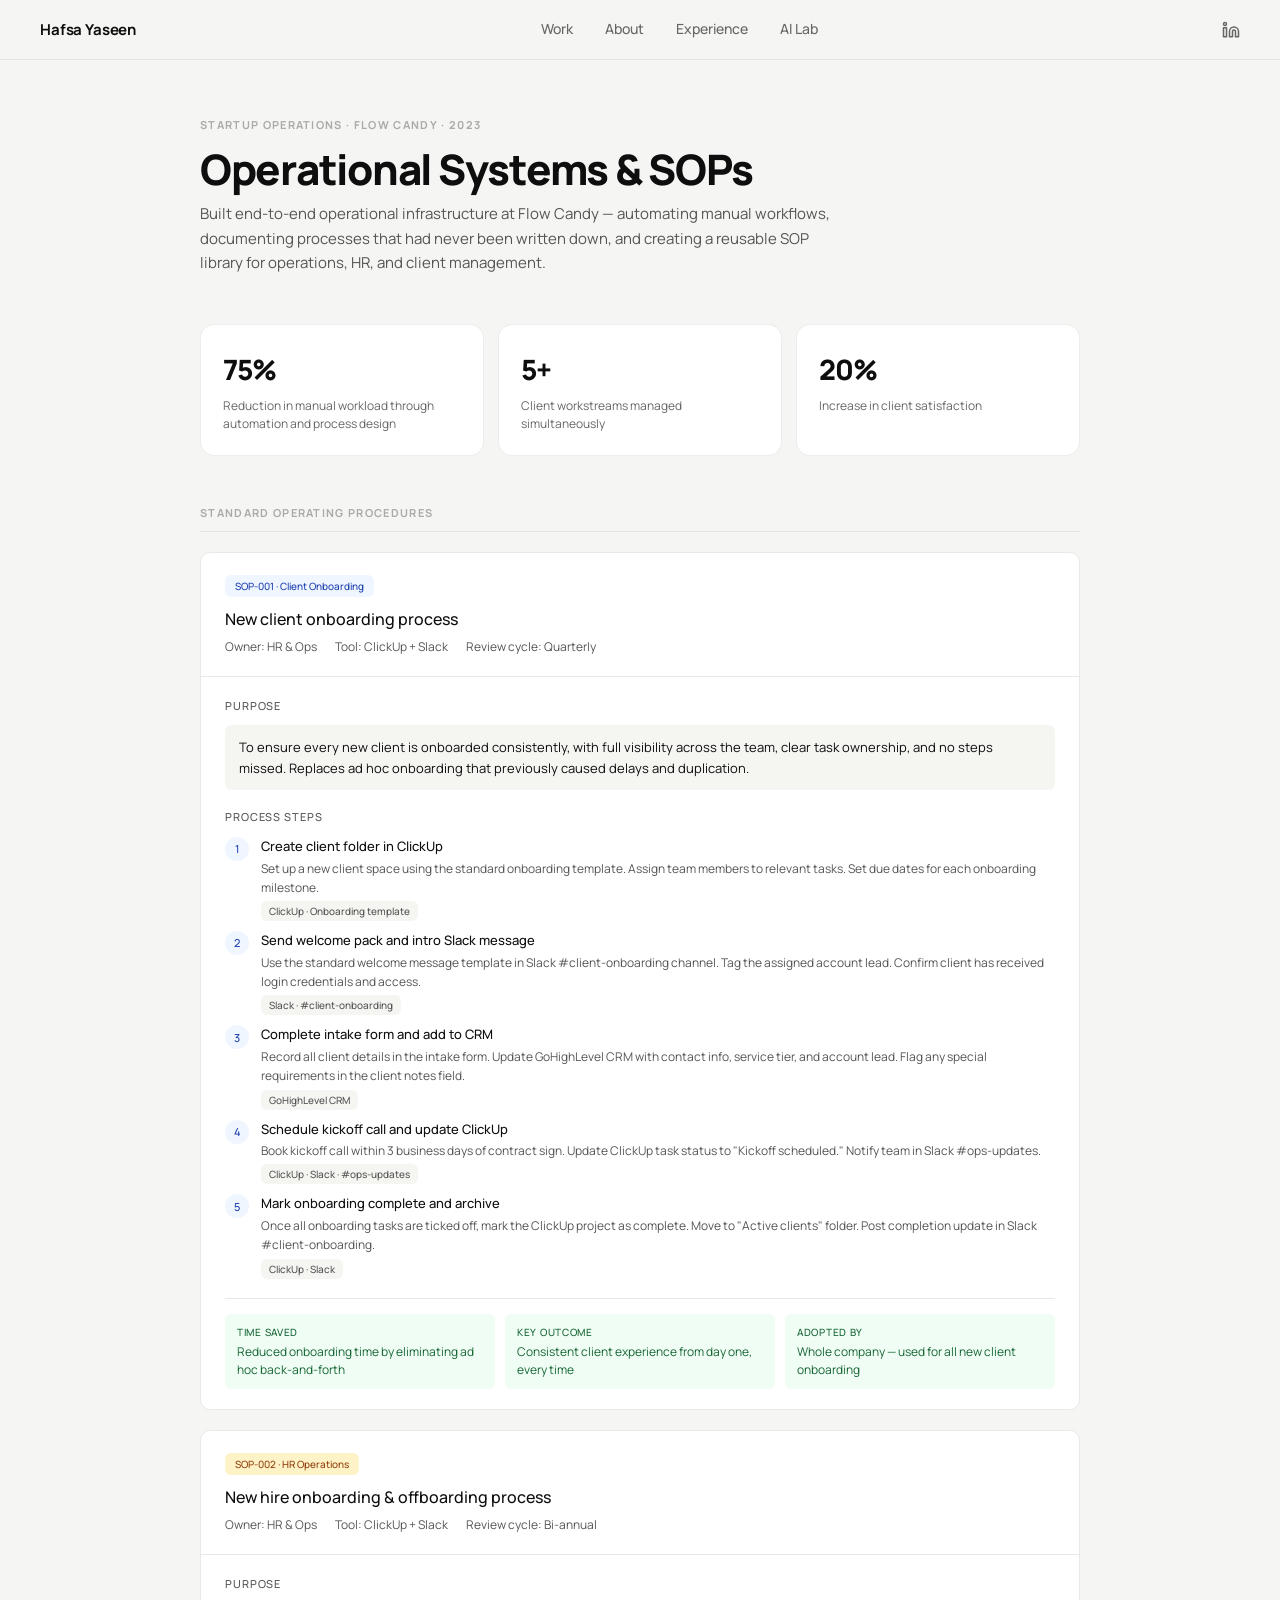
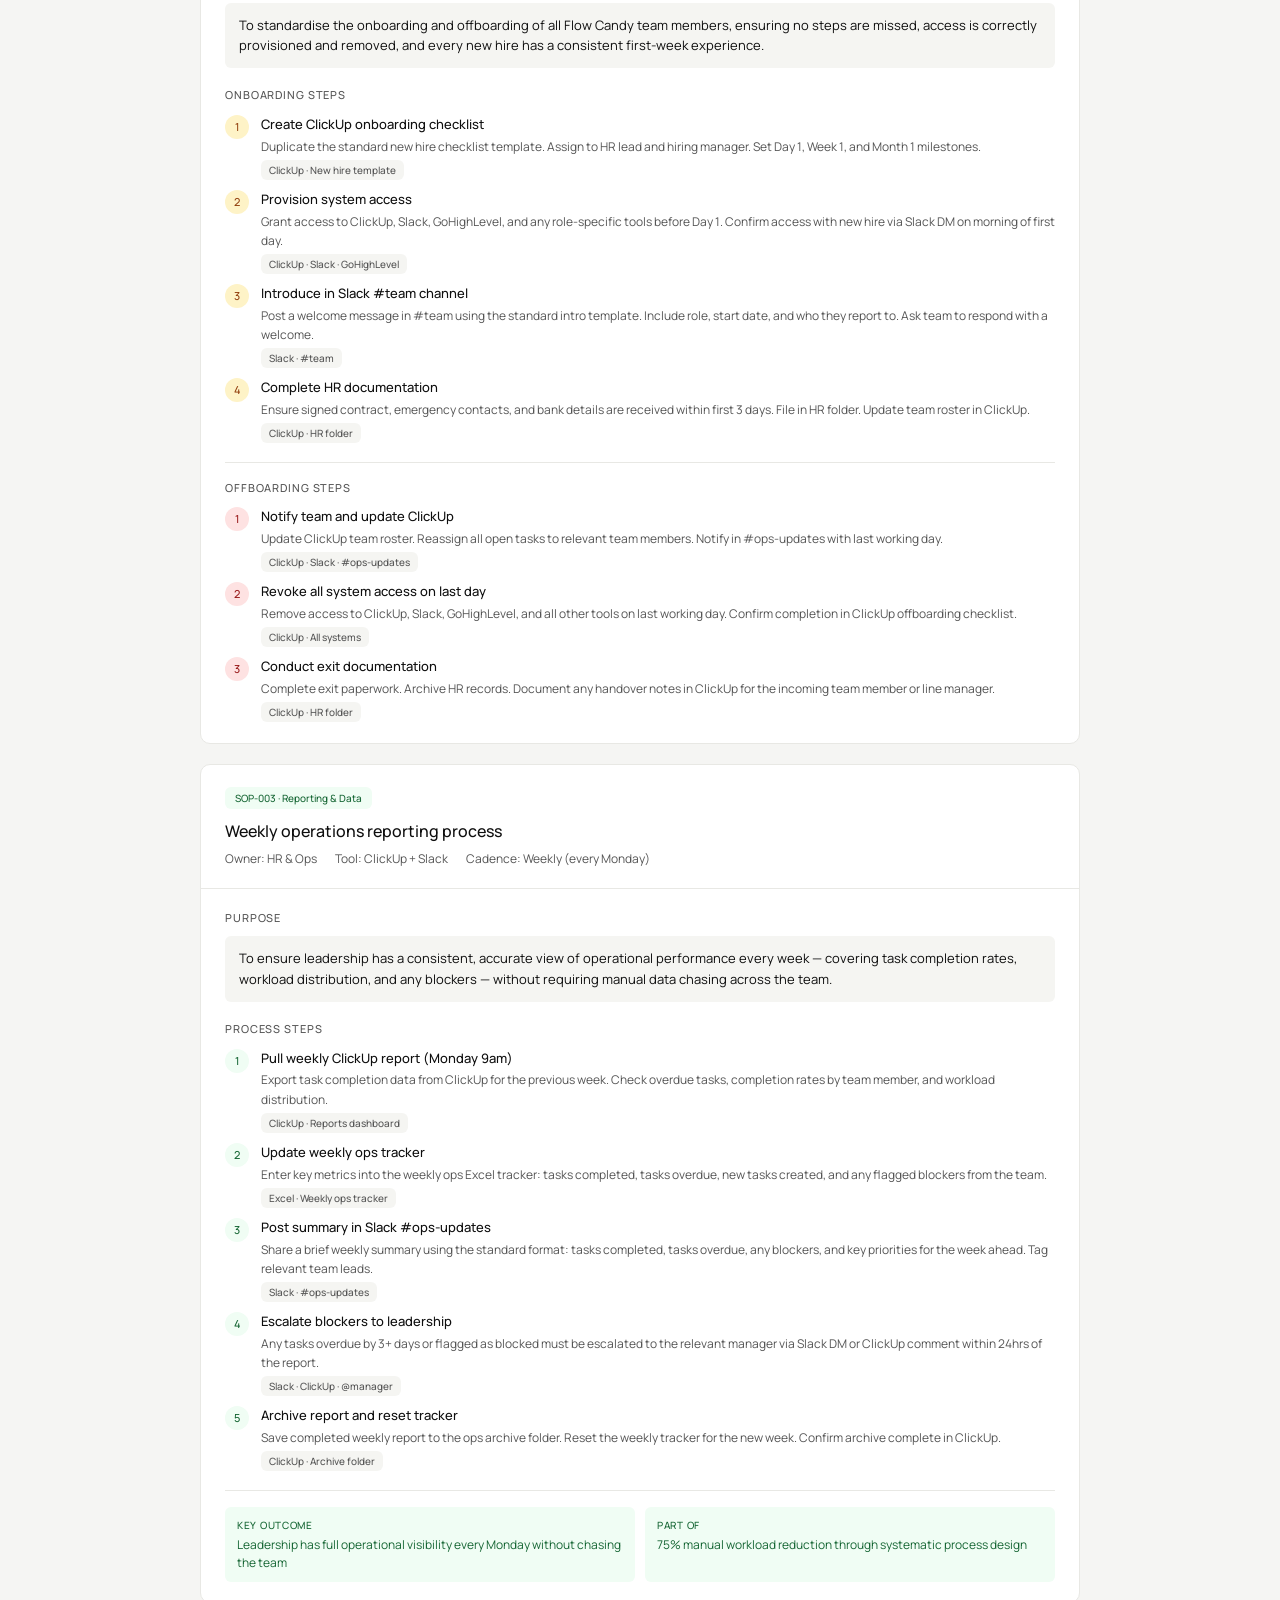
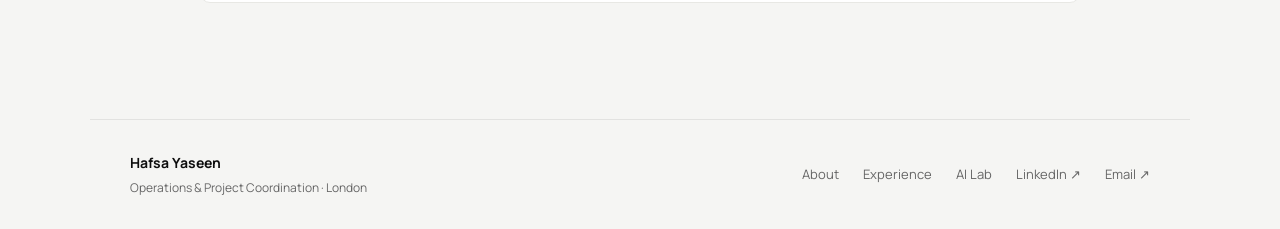
<file: flowcandy-sops.html>
<!DOCTYPE html>
<html lang="en">
<head>
<meta charset="UTF-8">
<meta name="viewport" content="width=device-width, initial-scale=1.0">
<title>Flow Candy — Operational Systems & SOPs — Hafsa Yaseen</title>
<link rel="preconnect" href="https://fonts.googleapis.com">
<link href="https://fonts.googleapis.com/css2?family=Manrope:wght@400;500;600;700;800&display=swap" rel="stylesheet">
<link rel="stylesheet" href="style.css">
<style>
:root {
  --color-background-primary: #ffffff;
  --color-background-secondary: #f5f5f2;
  --color-background-info: #eff6ff;
  --color-background-warning: #fef3c7;
  --color-background-success: #f0fdf4;
  --color-background-danger: #fee2e2;
  --color-text-primary: #0e0e0e;
  --color-text-secondary: #555;
  --color-text-tertiary: #999;
  --color-text-info: #1e40af;
  --color-text-warning: #92400e;
  --color-text-success: #166634;
  --color-text-danger: #991b1b;
  --color-border-tertiary: #e8e8e4;
  --color-border-secondary: #d0d0c8;
  --border-radius-lg: 10px;
  --border-radius-md: 6px;
}
*{box-sizing:border-box;margin:0;padding:0;}
body{font-family:'Manrope',sans-serif;background:#f5f5f3;-webkit-font-smoothing:antialiased;}

.page{max-width:960px;margin:0 auto;padding:56px 40px 96px;}
.page-label{font-size:11px;font-weight:700;text-transform:uppercase;letter-spacing:0.12em;color:#aaa;margin-bottom:12px;}
.page-title{font-size:clamp(28px,4vw,42px);font-weight:800;letter-spacing:-0.03em;line-height:1.1;color:#0e0e0e;margin-bottom:10px;}
.page-sub{font-size:15px;color:#555;line-height:1.65;margin-bottom:48px;max-width:640px;}

/* Stats */
.stats-row{display:grid;grid-template-columns:repeat(3,1fr);gap:14px;margin-bottom:48px;}
.stat-box{background:#fff;border:1px solid rgba(0,0,0,0.07);border-radius:14px;padding:22px;}
.stat-num{font-size:28px;font-weight:800;color:#0e0e0e;letter-spacing:-0.03em;}
.stat-lbl{font-size:12px;color:#666;margin-top:5px;line-height:1.5;}

/* Section headers */
.sec-label{font-size:11px;font-weight:700;color:#aaa;text-transform:uppercase;letter-spacing:0.12em;margin-bottom:20px;padding-bottom:10px;border-bottom:1px solid rgba(0,0,0,0.07);}

/* SOPs */
.sop{background:var(--color-background-primary);border:0.5px solid var(--color-border-tertiary);border-radius:var(--border-radius-lg);margin-bottom:20px;overflow:hidden;}
.sop-header{padding:20px 24px;border-bottom:0.5px solid var(--color-border-tertiary);}
.sop-badge{display:inline-block;font-size:10px;font-weight:500;padding:3px 10px;border-radius:var(--border-radius-md);margin-bottom:10px;}
.sop-title{font-size:16px;font-weight:500;color:var(--color-text-primary);margin-bottom:4px;}
.sop-meta{font-size:12px;color:var(--color-text-secondary);}
.sop-meta span{margin-right:16px;}
.sop-body{padding:20px 24px;}
.sop-section{margin-bottom:18px;}
.sop-section:last-child{margin-bottom:0;}
.sop-section-title{font-size:11px;font-weight:500;color:var(--color-text-secondary);text-transform:uppercase;letter-spacing:0.08em;margin-bottom:10px;}
.purpose-box{background:var(--color-background-secondary);border-radius:var(--border-radius-md);padding:12px 14px;font-size:13px;color:var(--color-text-primary);line-height:1.6;}
.steps{display:flex;flex-direction:column;gap:8px;}
.step{display:flex;gap:12px;align-items:flex-start;}
.step-num{width:24px;height:24px;border-radius:50%;display:flex;align-items:center;justify-content:center;font-size:11px;font-weight:500;flex-shrink:0;margin-top:1px;}
.step-content{flex:1;}
.step-title{font-size:13px;font-weight:500;color:var(--color-text-primary);margin-bottom:2px;}
.step-body{font-size:12px;color:var(--color-text-secondary);line-height:1.6;}
.step-tool{display:inline-block;font-size:10px;font-weight:500;padding:2px 8px;border-radius:var(--border-radius-md);margin-top:4px;background:var(--color-background-secondary);color:var(--color-text-secondary);}
.divider{height:0.5px;background:var(--color-border-tertiary);margin:16px 0;}
.outcome-row{display:flex;gap:10px;margin-top:10px;}
.outcome{flex:1;background:var(--color-background-success);border-radius:var(--border-radius-md);padding:10px 12px;}
.outcome-label{font-size:10px;font-weight:500;color:var(--color-text-success);text-transform:uppercase;letter-spacing:0.07em;margin-bottom:3px;}
.outcome-val{font-size:12px;color:var(--color-text-success);line-height:1.5;}

@media(max-width:640px){
  .page{padding:40px 20px 72px;}
  .stats-row{grid-template-columns:1fr 1fr;}
}
</style>
</head>
<body>

<nav class="nav">
  <a class="nav-logo" href="index.html">Hafsa Yaseen</a>
  <div class="nav-center">
    <a href="index.html#work" class="nav-link">Work</a>
    <a href="about.html" class="nav-link">About</a>
    <a href="experience.html" class="nav-link">Experience</a>
    <a href="ai-projects.html" class="nav-link">AI Lab</a>
  </div>
  <div class="nav-right">
    <a class="nav-icon" href="https://www.linkedin.com/in/-hafsa-yaseen/" target="_blank" rel="noopener" aria-label="LinkedIn">
      <svg width="18" height="18" viewBox="0 0 24 24" fill="none" stroke="currentColor" stroke-width="2" stroke-linecap="round" stroke-linejoin="round"><path d="M16 8a6 6 0 0 1 6 6v7h-4v-7a2 2 0 0 0-2-2 2 2 0 0 0-2 2v7h-4v-7a6 6 0 0 1 6-6z"/><rect x="2" y="9" width="4" height="12"/><circle cx="4" cy="4" r="2"/></svg>
    </a>
  </div>
</nav>

<div class="page">

  <div class="page-label">Startup operations · Flow Candy · 2023</div>
  <h1 class="page-title">Operational Systems & SOPs</h1>
  <p class="page-sub">Built end-to-end operational infrastructure at Flow Candy — automating manual workflows, documenting processes that had never been written down, and creating a reusable SOP library for operations, HR, and client management.</p>

  <div class="stats-row">
    <div class="stat-box"><div class="stat-num">75%</div><div class="stat-lbl">Reduction in manual workload through automation and process design</div></div>
    <div class="stat-box"><div class="stat-num">5+</div><div class="stat-lbl">Client workstreams managed simultaneously</div></div>
    <div class="stat-box"><div class="stat-num">20%</div><div class="stat-lbl">Increase in client satisfaction</div></div>
  </div>

  <div class="sec-label">Standard operating procedures</div>

  <div class="sop">
    <div class="sop-header">
      <div class="sop-badge" style="background:var(--color-background-info);color:var(--color-text-info);">SOP-001 · Client Onboarding</div>
      <div class="sop-title">New client onboarding process</div>
      <div class="sop-meta">
        <span>Owner: HR &amp; Ops</span>
        <span>Tool: ClickUp + Slack</span>
        <span>Review cycle: Quarterly</span>
      </div>
    </div>
    <div class="sop-body">
      <div class="sop-section">
        <div class="sop-section-title">Purpose</div>
        <div class="purpose-box">To ensure every new client is onboarded consistently, with full visibility across the team, clear task ownership, and no steps missed. Replaces ad hoc onboarding that previously caused delays and duplication.</div>
      </div>
      <div class="sop-section">
        <div class="sop-section-title">Process steps</div>
        <div class="steps">
          <div class="step">
            <div class="step-num" style="background:var(--color-background-info);color:var(--color-text-info);">1</div>
            <div class="step-content">
              <div class="step-title">Create client folder in ClickUp</div>
              <div class="step-body">Set up a new client space using the standard onboarding template. Assign team members to relevant tasks. Set due dates for each onboarding milestone.</div>
              <div class="step-tool">ClickUp · Onboarding template</div>
            </div>
          </div>
          <div class="step">
            <div class="step-num" style="background:var(--color-background-info);color:var(--color-text-info);">2</div>
            <div class="step-content">
              <div class="step-title">Send welcome pack and intro Slack message</div>
              <div class="step-body">Use the standard welcome message template in Slack #client-onboarding channel. Tag the assigned account lead. Confirm client has received login credentials and access.</div>
              <div class="step-tool">Slack · #client-onboarding</div>
            </div>
          </div>
          <div class="step">
            <div class="step-num" style="background:var(--color-background-info);color:var(--color-text-info);">3</div>
            <div class="step-content">
              <div class="step-title">Complete intake form and add to CRM</div>
              <div class="step-body">Record all client details in the intake form. Update GoHighLevel CRM with contact info, service tier, and account lead. Flag any special requirements in the client notes field.</div>
              <div class="step-tool">GoHighLevel CRM</div>
            </div>
          </div>
          <div class="step">
            <div class="step-num" style="background:var(--color-background-info);color:var(--color-text-info);">4</div>
            <div class="step-content">
              <div class="step-title">Schedule kickoff call and update ClickUp</div>
              <div class="step-body">Book kickoff call within 3 business days of contract sign. Update ClickUp task status to "Kickoff scheduled." Notify team in Slack #ops-updates.</div>
              <div class="step-tool">ClickUp · Slack · #ops-updates</div>
            </div>
          </div>
          <div class="step">
            <div class="step-num" style="background:var(--color-background-info);color:var(--color-text-info);">5</div>
            <div class="step-content">
              <div class="step-title">Mark onboarding complete and archive</div>
              <div class="step-body">Once all onboarding tasks are ticked off, mark the ClickUp project as complete. Move to "Active clients" folder. Post completion update in Slack #client-onboarding.</div>
              <div class="step-tool">ClickUp · Slack</div>
            </div>
          </div>
        </div>
      </div>
      <div class="divider"></div>
      <div class="outcome-row">
        <div class="outcome"><div class="outcome-label">Time saved</div><div class="outcome-val">Reduced onboarding time by eliminating ad hoc back-and-forth</div></div>
        <div class="outcome"><div class="outcome-label">Key outcome</div><div class="outcome-val">Consistent client experience from day one, every time</div></div>
        <div class="outcome"><div class="outcome-label">Adopted by</div><div class="outcome-val">Whole company — used for all new client onboarding</div></div>
      </div>
    </div>
  </div>

  <div class="sop">
    <div class="sop-header">
      <div class="sop-badge" style="background:var(--color-background-warning);color:var(--color-text-warning);">SOP-002 · HR Operations</div>
      <div class="sop-title">New hire onboarding &amp; offboarding process</div>
      <div class="sop-meta">
        <span>Owner: HR &amp; Ops</span>
        <span>Tool: ClickUp + Slack</span>
        <span>Review cycle: Bi-annual</span>
      </div>
    </div>
    <div class="sop-body">
      <div class="sop-section">
        <div class="sop-section-title">Purpose</div>
        <div class="purpose-box">To standardise the onboarding and offboarding of all Flow Candy team members, ensuring no steps are missed, access is correctly provisioned and removed, and every new hire has a consistent first-week experience.</div>
      </div>
      <div class="sop-section">
        <div class="sop-section-title">Onboarding steps</div>
        <div class="steps">
          <div class="step">
            <div class="step-num" style="background:var(--color-background-warning);color:var(--color-text-warning);">1</div>
            <div class="step-content">
              <div class="step-title">Create ClickUp onboarding checklist</div>
              <div class="step-body">Duplicate the standard new hire checklist template. Assign to HR lead and hiring manager. Set Day 1, Week 1, and Month 1 milestones.</div>
              <div class="step-tool">ClickUp · New hire template</div>
            </div>
          </div>
          <div class="step">
            <div class="step-num" style="background:var(--color-background-warning);color:var(--color-text-warning);">2</div>
            <div class="step-content">
              <div class="step-title">Provision system access</div>
              <div class="step-body">Grant access to ClickUp, Slack, GoHighLevel, and any role-specific tools before Day 1. Confirm access with new hire via Slack DM on morning of first day.</div>
              <div class="step-tool">ClickUp · Slack · GoHighLevel</div>
            </div>
          </div>
          <div class="step">
            <div class="step-num" style="background:var(--color-background-warning);color:var(--color-text-warning);">3</div>
            <div class="step-content">
              <div class="step-title">Introduce in Slack #team channel</div>
              <div class="step-body">Post a welcome message in #team using the standard intro template. Include role, start date, and who they report to. Ask team to respond with a welcome.</div>
              <div class="step-tool">Slack · #team</div>
            </div>
          </div>
          <div class="step">
            <div class="step-num" style="background:var(--color-background-warning);color:var(--color-text-warning);">4</div>
            <div class="step-content">
              <div class="step-title">Complete HR documentation</div>
              <div class="step-body">Ensure signed contract, emergency contacts, and bank details are received within first 3 days. File in HR folder. Update team roster in ClickUp.</div>
              <div class="step-tool">ClickUp · HR folder</div>
            </div>
          </div>
        </div>
      </div>
      <div class="divider"></div>
      <div class="sop-section">
        <div class="sop-section-title">Offboarding steps</div>
        <div class="steps">
          <div class="step">
            <div class="step-num" style="background:var(--color-background-danger);color:var(--color-text-danger);">1</div>
            <div class="step-content">
              <div class="step-title">Notify team and update ClickUp</div>
              <div class="step-body">Update ClickUp team roster. Reassign all open tasks to relevant team members. Notify in #ops-updates with last working day.</div>
              <div class="step-tool">ClickUp · Slack · #ops-updates</div>
            </div>
          </div>
          <div class="step">
            <div class="step-num" style="background:var(--color-background-danger);color:var(--color-text-danger);">2</div>
            <div class="step-content">
              <div class="step-title">Revoke all system access on last day</div>
              <div class="step-body">Remove access to ClickUp, Slack, GoHighLevel, and all other tools on last working day. Confirm completion in ClickUp offboarding checklist.</div>
              <div class="step-tool">ClickUp · All systems</div>
            </div>
          </div>
          <div class="step">
            <div class="step-num" style="background:var(--color-background-danger);color:var(--color-text-danger);">3</div>
            <div class="step-content">
              <div class="step-title">Conduct exit documentation</div>
              <div class="step-body">Complete exit paperwork. Archive HR records. Document any handover notes in ClickUp for the incoming team member or line manager.</div>
              <div class="step-tool">ClickUp · HR folder</div>
            </div>
          </div>
        </div>
      </div>
    </div>
  </div>

  <div class="sop">
    <div class="sop-header">
      <div class="sop-badge" style="background:var(--color-background-success);color:var(--color-text-success);">SOP-003 · Reporting &amp; Data</div>
      <div class="sop-title">Weekly operations reporting process</div>
      <div class="sop-meta">
        <span>Owner: HR &amp; Ops</span>
        <span>Tool: ClickUp + Slack</span>
        <span>Cadence: Weekly (every Monday)</span>
      </div>
    </div>
    <div class="sop-body">
      <div class="sop-section">
        <div class="sop-section-title">Purpose</div>
        <div class="purpose-box">To ensure leadership has a consistent, accurate view of operational performance every week — covering task completion rates, workload distribution, and any blockers — without requiring manual data chasing across the team.</div>
      </div>
      <div class="sop-section">
        <div class="sop-section-title">Process steps</div>
        <div class="steps">
          <div class="step">
            <div class="step-num" style="background:var(--color-background-success);color:var(--color-text-success);">1</div>
            <div class="step-content">
              <div class="step-title">Pull weekly ClickUp report (Monday 9am)</div>
              <div class="step-body">Export task completion data from ClickUp for the previous week. Check overdue tasks, completion rates by team member, and workload distribution.</div>
              <div class="step-tool">ClickUp · Reports dashboard</div>
            </div>
          </div>
          <div class="step">
            <div class="step-num" style="background:var(--color-background-success);color:var(--color-text-success);">2</div>
            <div class="step-content">
              <div class="step-title">Update weekly ops tracker</div>
              <div class="step-body">Enter key metrics into the weekly ops Excel tracker: tasks completed, tasks overdue, new tasks created, and any flagged blockers from the team.</div>
              <div class="step-tool">Excel · Weekly ops tracker</div>
            </div>
          </div>
          <div class="step">
            <div class="step-num" style="background:var(--color-background-success);color:var(--color-text-success);">3</div>
            <div class="step-content">
              <div class="step-title">Post summary in Slack #ops-updates</div>
              <div class="step-body">Share a brief weekly summary using the standard format: tasks completed, tasks overdue, any blockers, and key priorities for the week ahead. Tag relevant team leads.</div>
              <div class="step-tool">Slack · #ops-updates</div>
            </div>
          </div>
          <div class="step">
            <div class="step-num" style="background:var(--color-background-success);color:var(--color-text-success);">4</div>
            <div class="step-content">
              <div class="step-title">Escalate blockers to leadership</div>
              <div class="step-body">Any tasks overdue by 3+ days or flagged as blocked must be escalated to the relevant manager via Slack DM or ClickUp comment within 24hrs of the report.</div>
              <div class="step-tool">Slack · ClickUp · @manager</div>
            </div>
          </div>
          <div class="step">
            <div class="step-num" style="background:var(--color-background-success);color:var(--color-text-success);">5</div>
            <div class="step-content">
              <div class="step-title">Archive report and reset tracker</div>
              <div class="step-body">Save completed weekly report to the ops archive folder. Reset the weekly tracker for the new week. Confirm archive complete in ClickUp.</div>
              <div class="step-tool">ClickUp · Archive folder</div>
            </div>
          </div>
        </div>
      </div>
      <div class="divider"></div>
      <div class="outcome-row">
        <div class="outcome"><div class="outcome-label">Key outcome</div><div class="outcome-val">Leadership has full operational visibility every Monday without chasing the team</div></div>
        <div class="outcome"><div class="outcome-label">Part of</div><div class="outcome-val">75% manual workload reduction through systematic process design</div></div>
      </div>
    </div>
  </div>

</div>

<footer class="site-footer">
  <div class="footer-l">
    <span class="footer-name">Hafsa Yaseen</span>
    <span class="footer-role">Operations &amp; Project Coordination · London</span>
  </div>
  <div class="footer-r">
    <a href="about.html">About</a>
    <a href="experience.html">Experience</a>
    <a href="ai-projects.html">AI Lab</a>
    <a href="https://www.linkedin.com/in/-hafsa-yaseen/" target="_blank" rel="noopener">LinkedIn ↗</a>
    <a href="mailto:hafsayaseen@gmail.com">Email ↗</a>
  </div>
</footer>

</body>
</html>
</file>
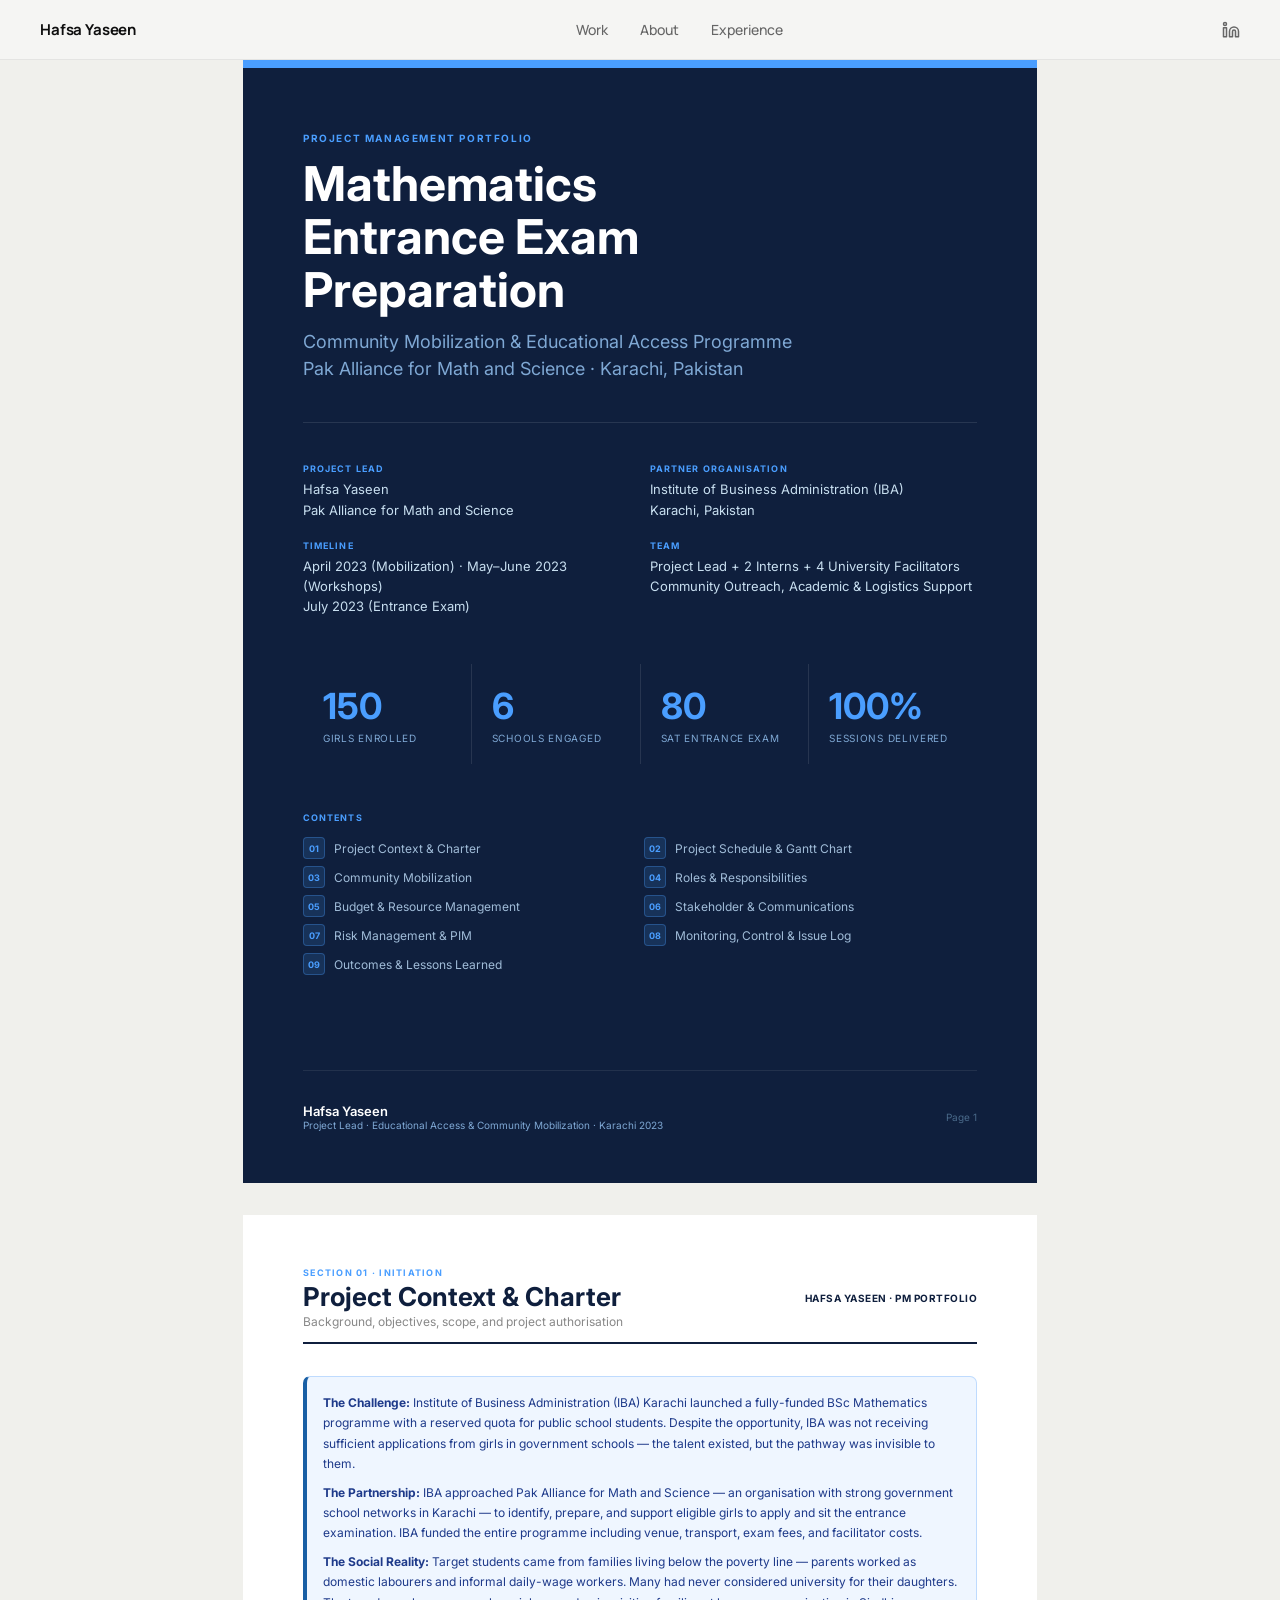
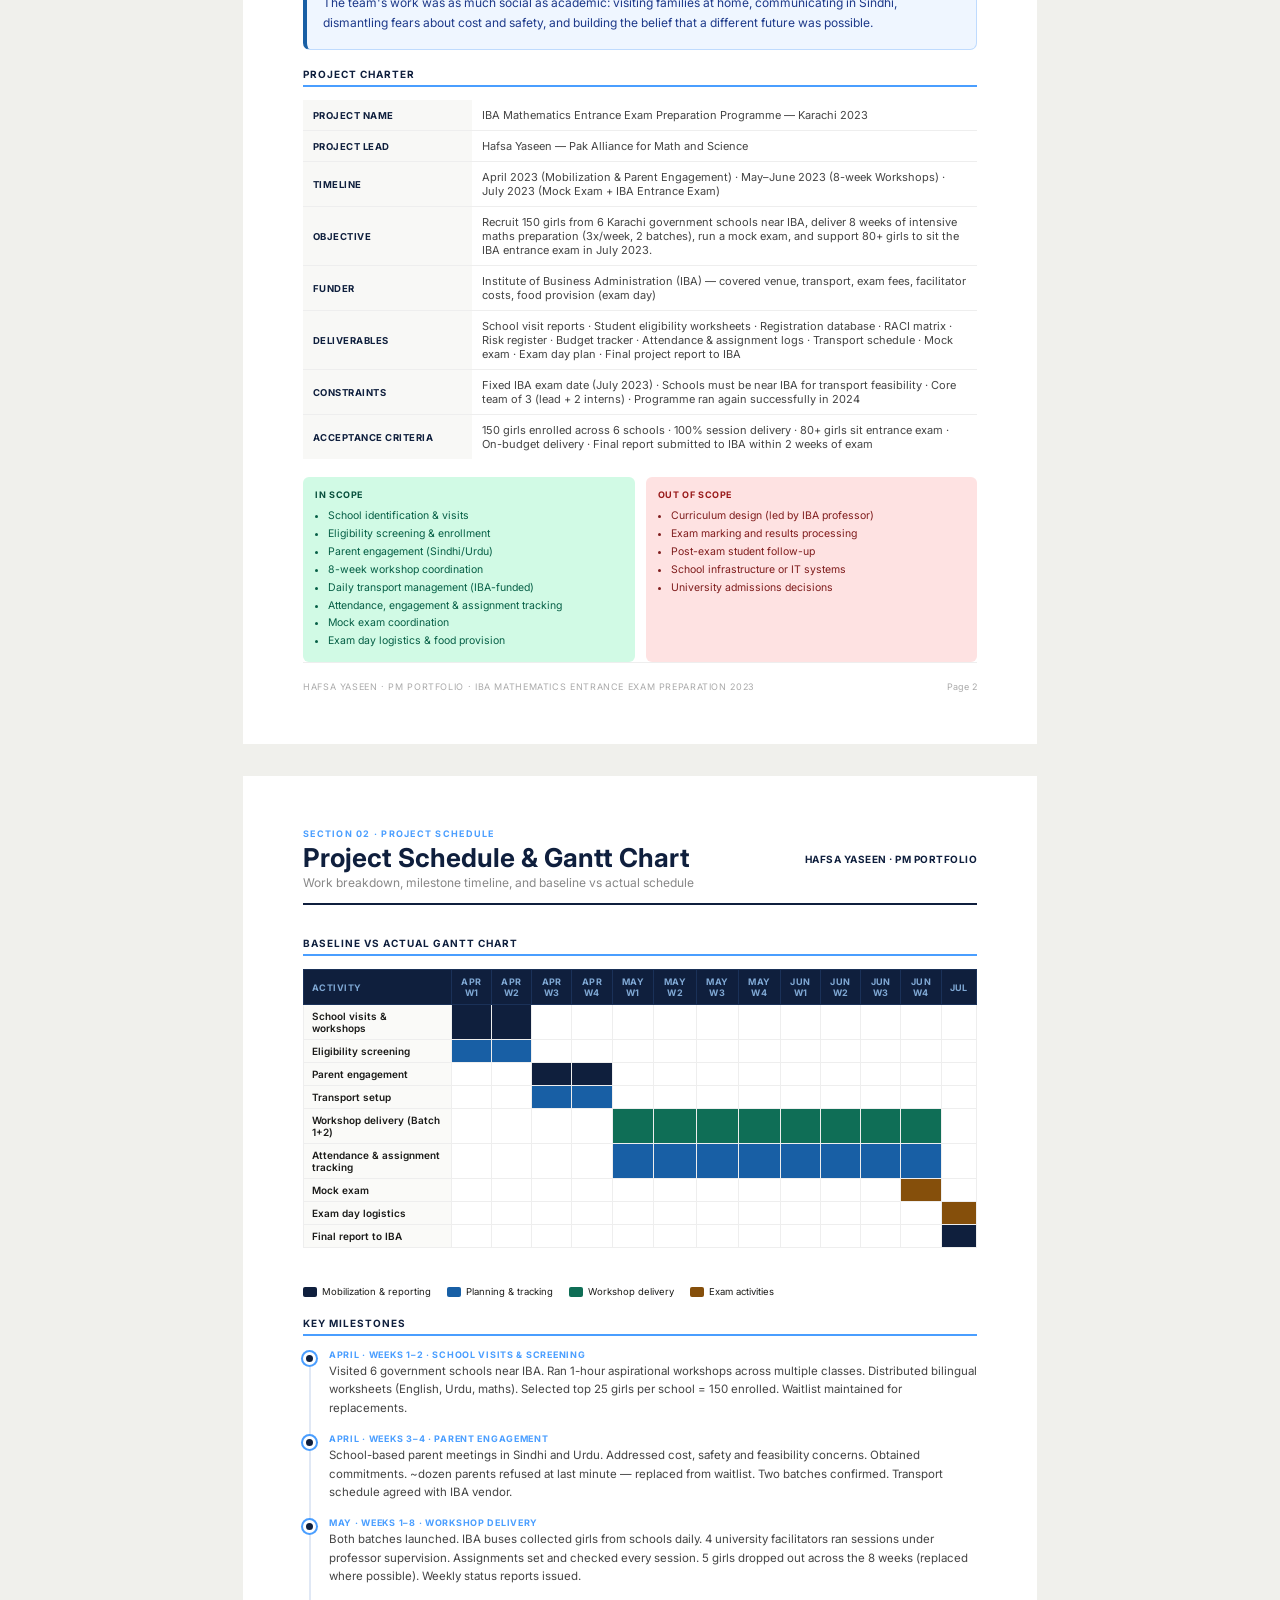
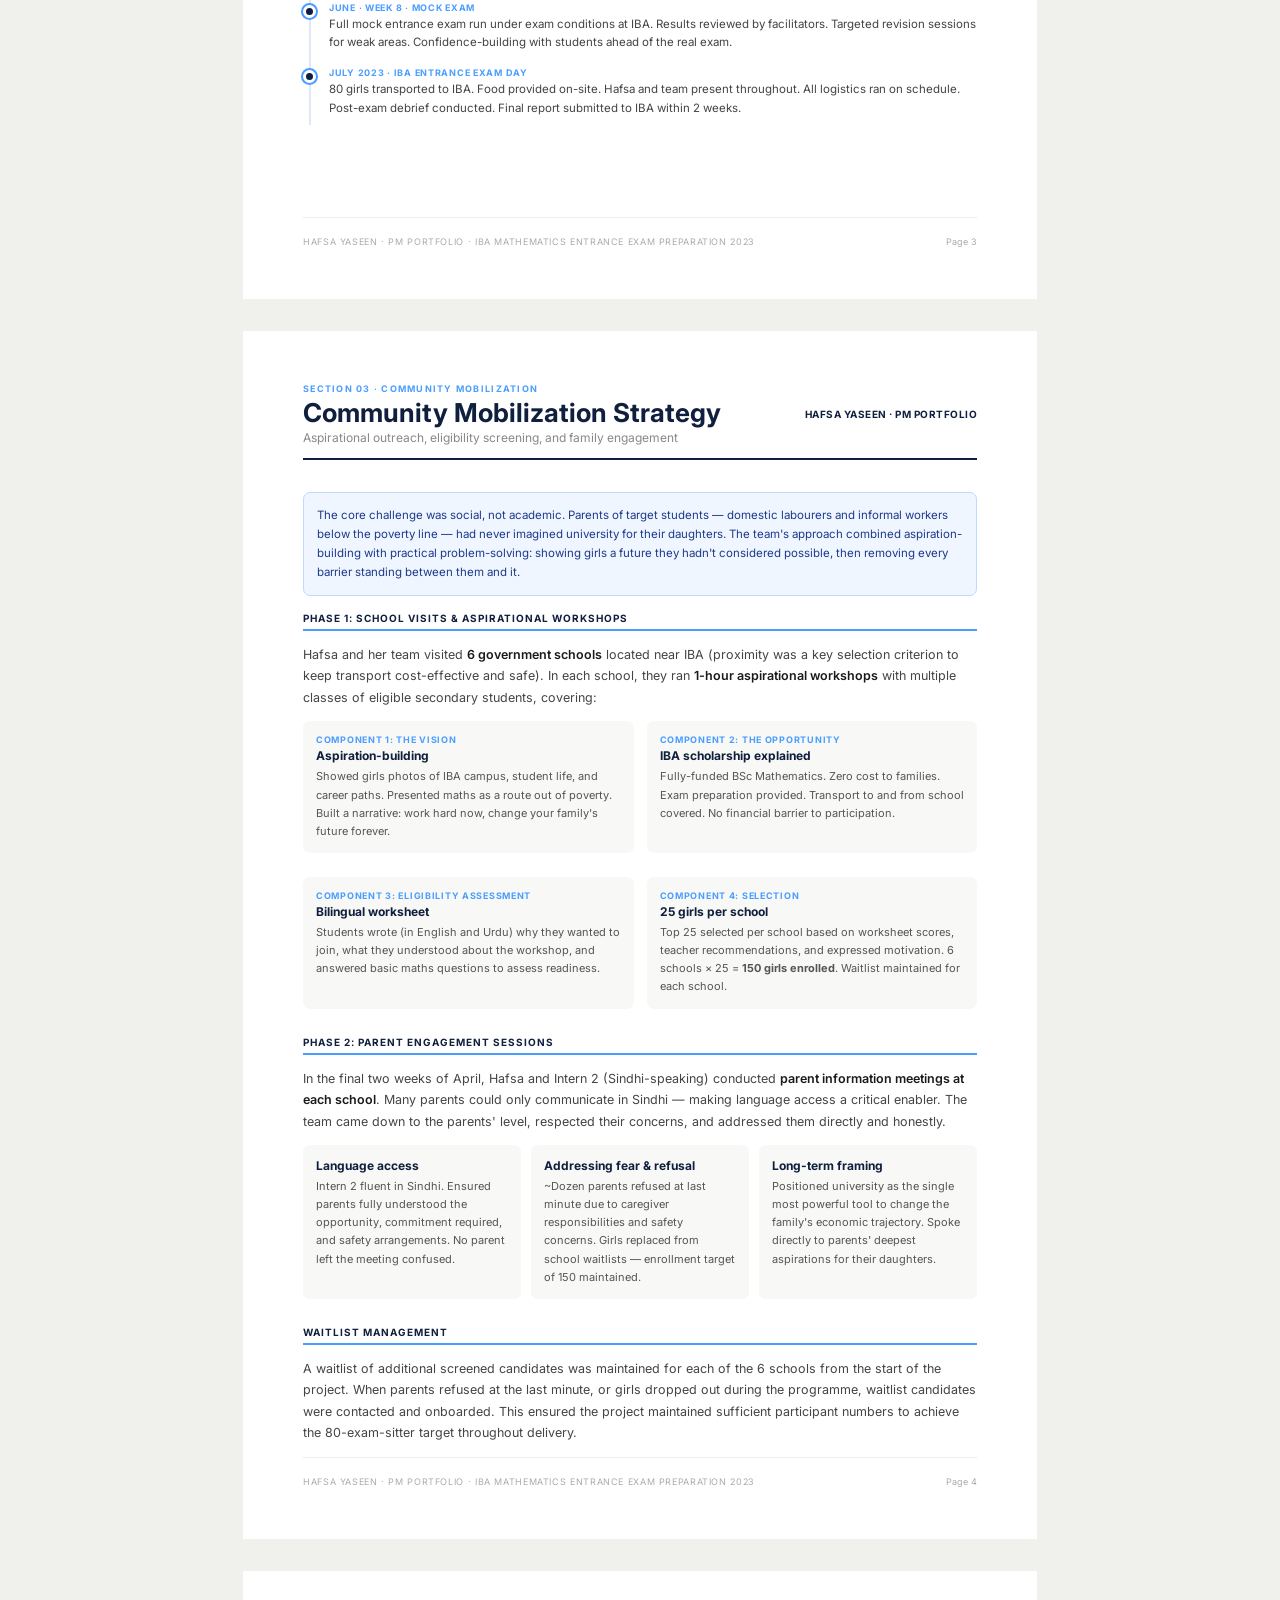
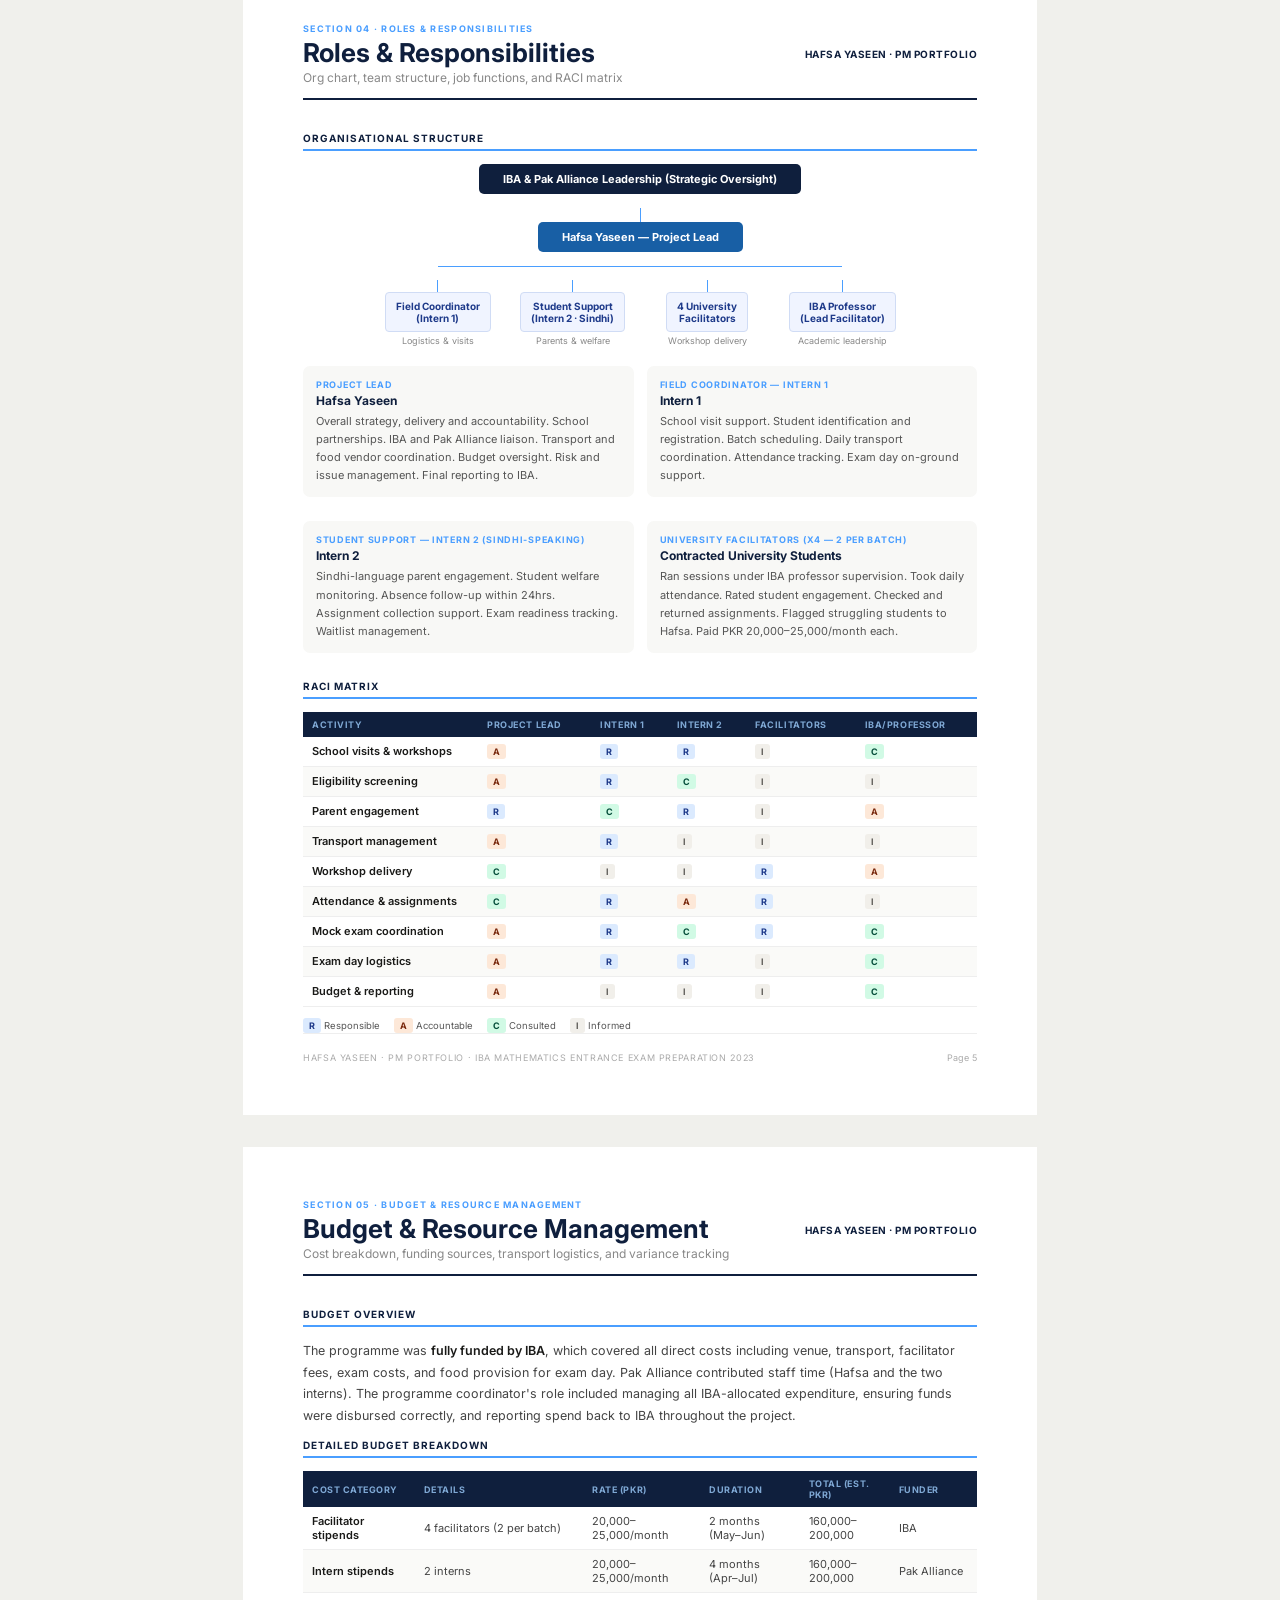
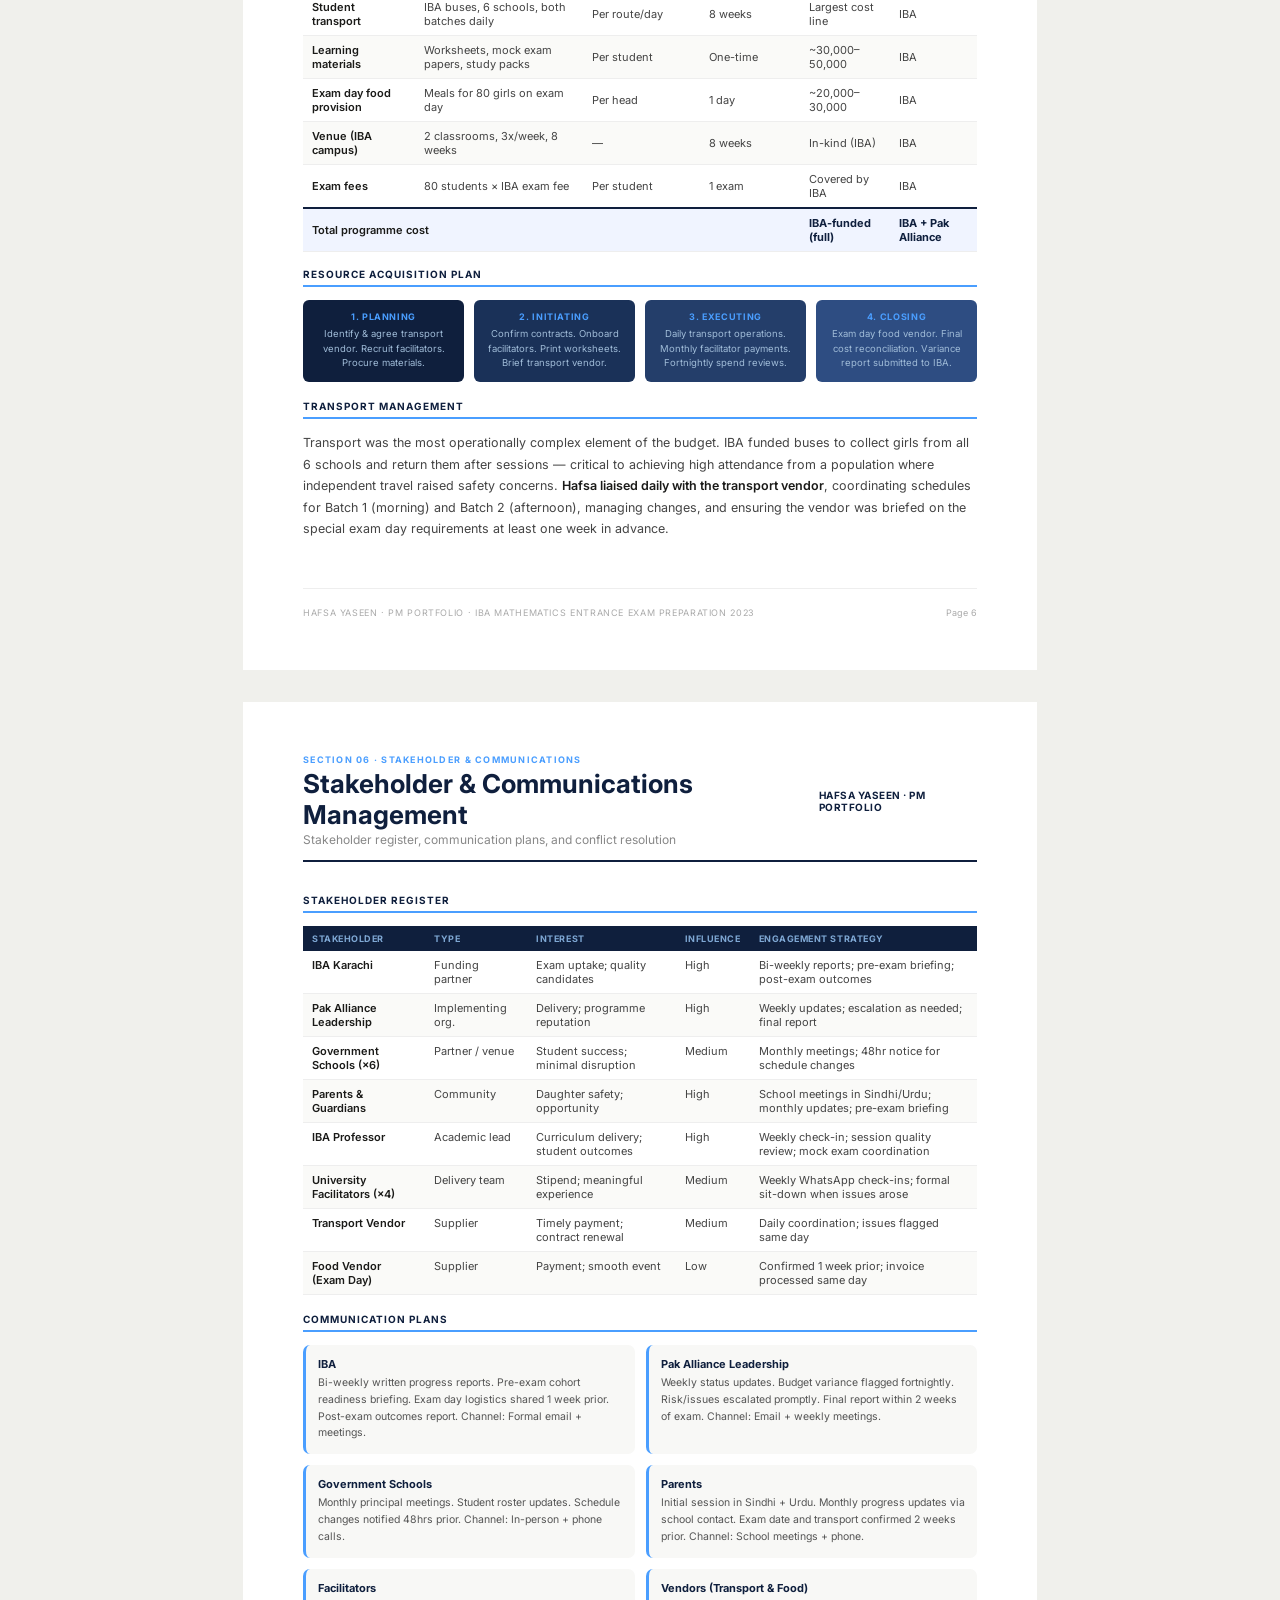
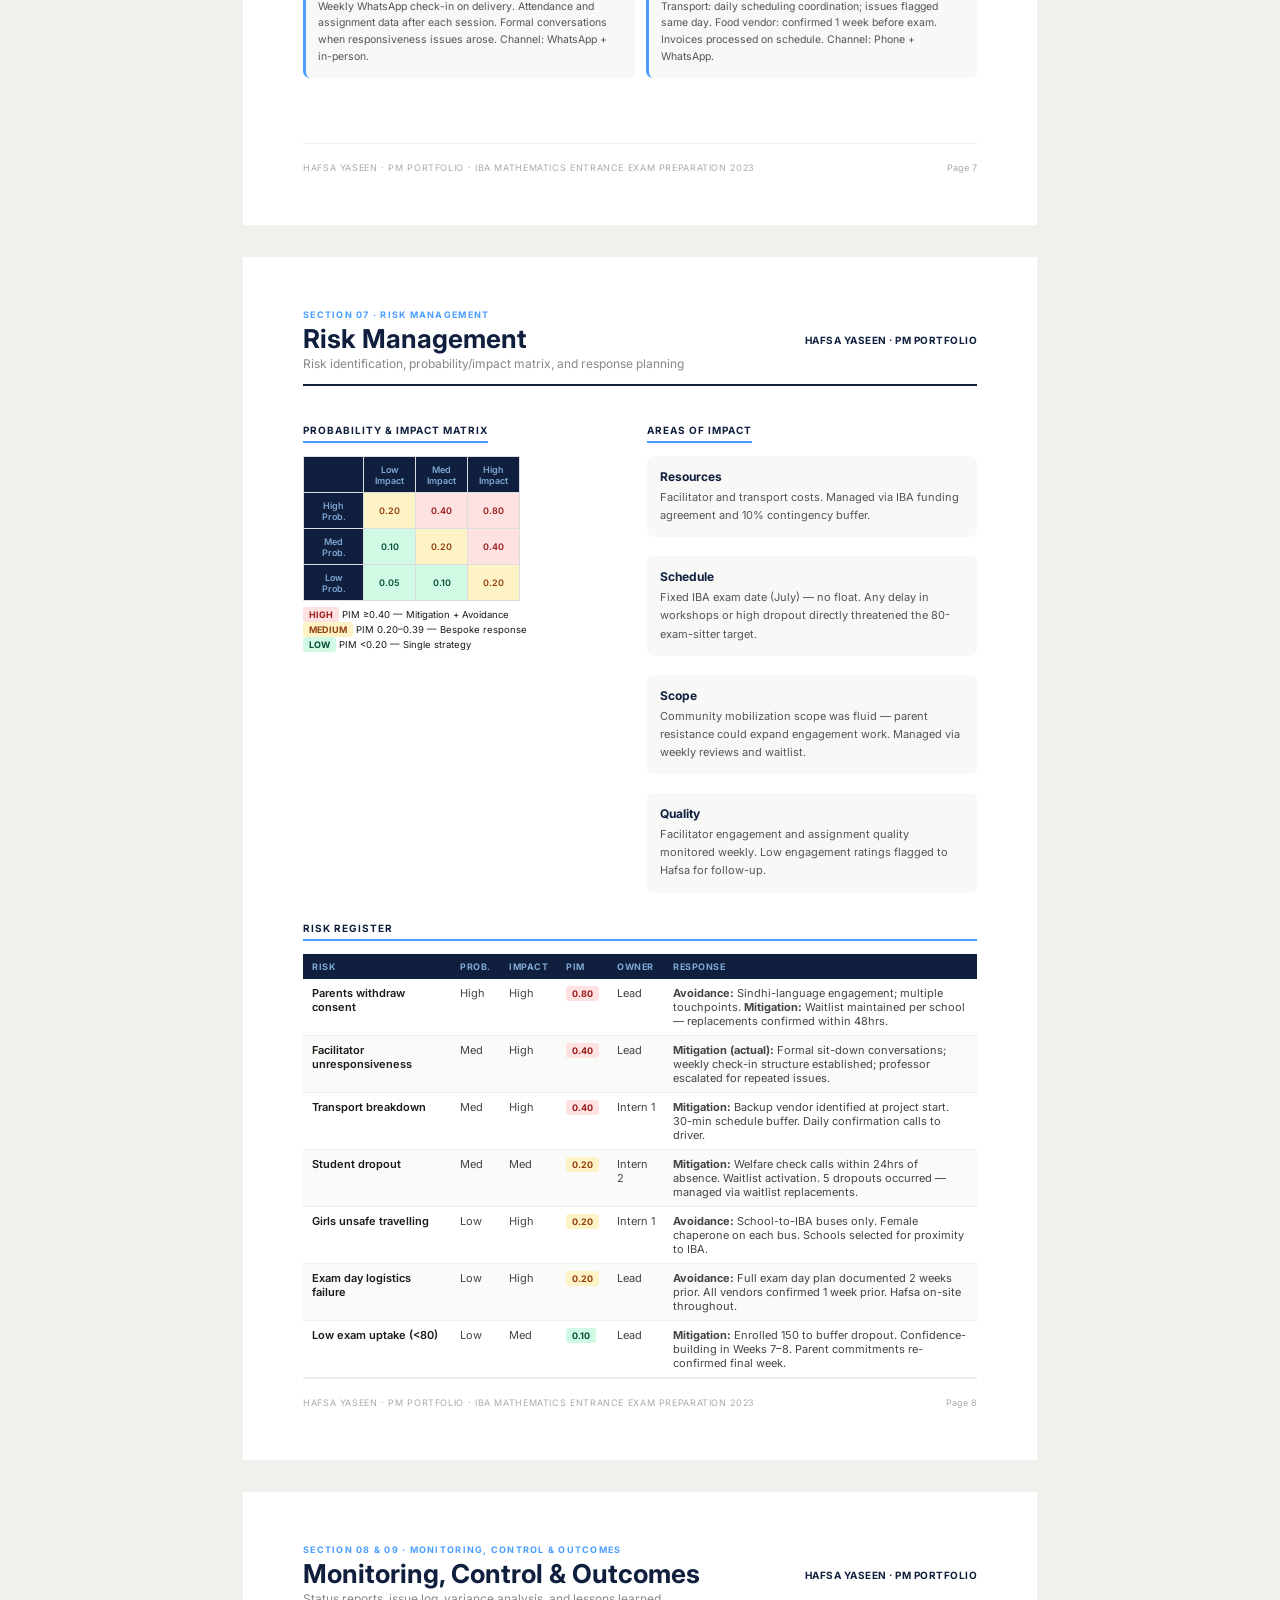
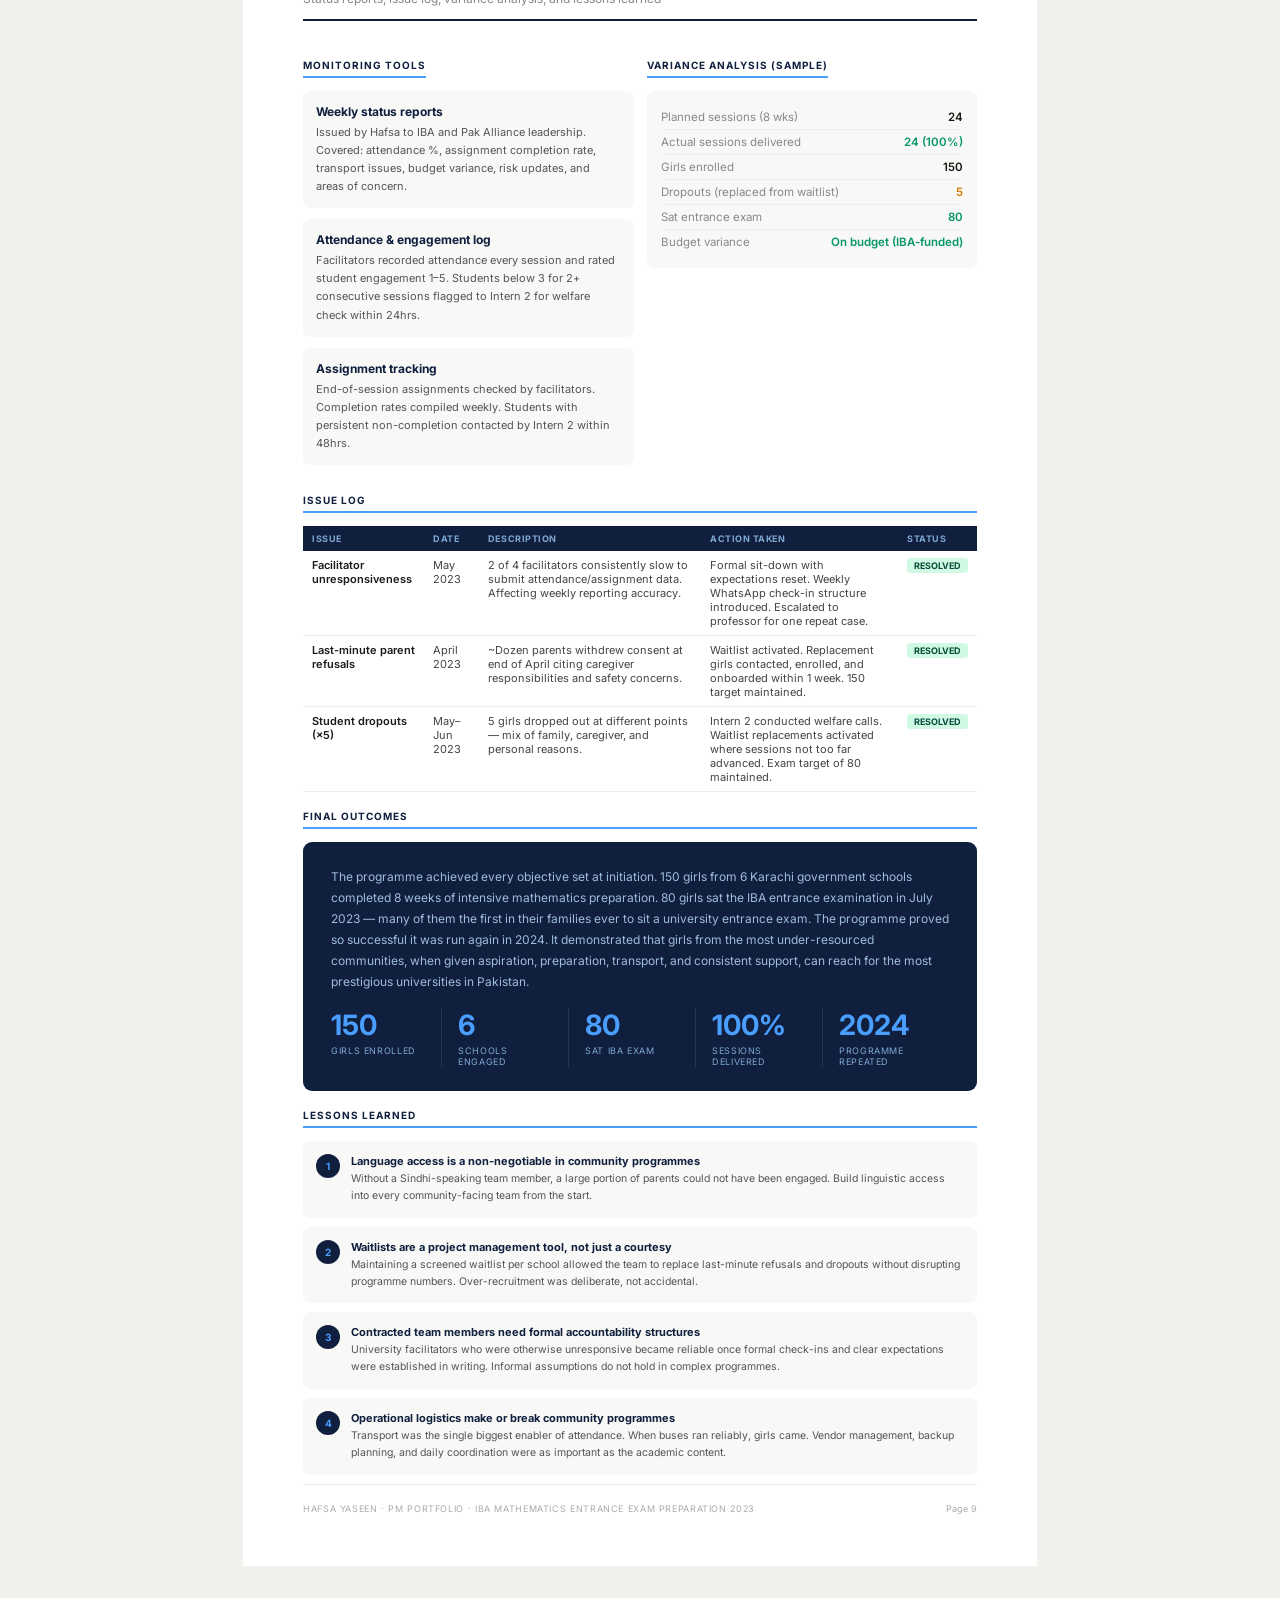
<file: portfolio-document.html>
<!DOCTYPE html>
<html lang="en">
<head>
<meta charset="UTF-8">
<style>
@import url('https://fonts.googleapis.com/css2?family=Inter:wght@400;500;600;700&display=swap');
*{box-sizing:border-box;margin:0;padding:0;}
body{font-family:'Inter',sans-serif;background:#f0f0ec;color:#1a1a18;}
.page{width:794px;min-height:1123px;background:#fff;margin:0 auto 32px;overflow:hidden;position:relative;}
.cover{background:#0f1f3d;width:100%;min-height:1123px;display:flex;flex-direction:column;}
.stripe{height:8px;background:#4a9eff;}
.cbody{padding:64px 60px 52px;flex:1;display:flex;flex-direction:column;}
.eyebrow{font-size:10px;font-weight:700;letter-spacing:0.16em;color:#4a9eff;text-transform:uppercase;margin-bottom:14px;}
.ch1{font-size:48px;font-weight:700;color:#fff;line-height:1.1;margin-bottom:12px;}
.ch2{font-size:18px;color:#7fa8d4;margin-bottom:40px;line-height:1.5;}
.cdiv{height:1px;background:rgba(255,255,255,0.1);margin-bottom:40px;}
.cmeta{display:grid;grid-template-columns:1fr 1fr;gap:20px;margin-bottom:48px;}
.cml{font-size:9px;font-weight:700;letter-spacing:0.12em;color:#4a9eff;text-transform:uppercase;margin-bottom:5px;}
.cmv{font-size:13px;color:#c8dff0;line-height:1.55;}
.cstats{display:flex;gap:0;margin-bottom:48px;}
.cst{flex:1;padding:20px;border-left:1px solid rgba(255,255,255,0.1);}
.cst:first-child{border-left:none;}
.csn{font-size:36px;font-weight:700;color:#4a9eff;}
.csl{font-size:10px;color:#7fa8d4;text-transform:uppercase;letter-spacing:0.07em;margin-top:4px;}
.ctoc-title{font-size:9px;font-weight:700;letter-spacing:0.12em;color:#4a9eff;text-transform:uppercase;margin-bottom:14px;}
.ctoc{display:grid;grid-template-columns:1fr 1fr;gap:7px;}
.ctoc-item{display:flex;align-items:center;gap:9px;font-size:12px;color:#a0bcd8;}
.ctoc-n{width:22px;height:22px;background:rgba(74,158,255,0.15);border:1px solid rgba(74,158,255,0.3);border-radius:4px;display:flex;align-items:center;justify-content:center;font-size:9px;font-weight:700;color:#4a9eff;flex-shrink:0;}
.cfoot{margin-top:auto;padding-top:32px;border-top:1px solid rgba(255,255,255,0.08);display:flex;justify-content:space-between;align-items:center;}
.cfn{font-size:13px;font-weight:600;color:#fff;}
.cft{font-size:10px;color:#7fa8d4;}
.cpn{font-size:10px;color:#4a6a8a;}
.inner{padding:52px 60px;min-height:1123px;display:flex;flex-direction:column;}
.ph{display:flex;align-items:center;justify-content:space-between;margin-bottom:32px;padding-bottom:13px;border-bottom:2.5px solid #0f1f3d;}
.pnb{font-size:9px;font-weight:700;letter-spacing:0.14em;color:#4a9eff;text-transform:uppercase;margin-bottom:3px;}
.pt{font-size:26px;font-weight:700;color:#0f1f3d;}
.ps{font-size:12px;color:#888;margin-top:2px;}
.plogo{font-size:10px;font-weight:700;color:#0f1f3d;letter-spacing:0.05em;}
.st{font-size:10px;font-weight:700;letter-spacing:0.1em;color:#0f1f3d;text-transform:uppercase;border-bottom:2px solid #4a9eff;padding-bottom:5px;margin-bottom:13px;display:inline-block;}
.prose{font-size:12.5px;color:#444;line-height:1.72;margin-bottom:13px;}
.prose strong{color:#1a1a18;font-weight:600;}
.cbox{background:#eff6ff;border:1px solid #bfdbfe;border-left:4px solid #185fa5;border-radius:7px;padding:16px;margin-bottom:18px;}
.cbox p{font-size:12px;color:#1e3a8a;line-height:1.7;margin-bottom:8px;}
.cbox p:last-child{margin-bottom:0;}
.hl{background:#eff6ff;border:1px solid #bfdbfe;border-radius:7px;padding:13px;margin-bottom:16px;}
.hl p{font-size:11.5px;color:#1e3a8a;line-height:1.65;}
.card{background:#f8f8f6;border-radius:7px;padding:13px;margin-bottom:11px;}
.card-role{font-size:9px;font-weight:700;color:#4a9eff;text-transform:uppercase;letter-spacing:0.08em;margin-bottom:3px;}
.card-title{font-size:12px;font-weight:700;color:#0f1f3d;margin-bottom:4px;}
.card-body{font-size:11px;color:#555;line-height:1.65;}
.g2{display:grid;grid-template-columns:1fr 1fr;gap:13px;}
.g3{display:grid;grid-template-columns:1fr 1fr 1fr;gap:10px;}
.g4{display:grid;grid-template-columns:1fr 1fr 1fr 1fr;gap:10px;}
.mrow{display:flex;gap:12px;margin-bottom:20px;}
.mbox{flex:1;background:#0f1f3d;border-radius:7px;padding:15px;text-align:center;}
.mnum{font-size:28px;font-weight:700;color:#4a9eff;}
.mlbl{font-size:9px;color:#7fa8d4;text-transform:uppercase;letter-spacing:0.07em;margin-top:5px;}
.mbox2{flex:1;background:#f0f4ff;border-radius:7px;padding:15px;text-align:center;border:1px solid #d0dcf5;}
.mnum2{font-size:26px;font-weight:700;color:#0f1f3d;}
.mlbl2{font-size:9px;color:#6080b0;text-transform:uppercase;letter-spacing:0.07em;margin-top:5px;}
.tl{position:relative;padding-left:26px;}
.tl::before{content:'';position:absolute;left:6px;top:8px;bottom:8px;width:2px;background:#e0e8f5;}
.tli{position:relative;margin-bottom:16px;}
.tld{position:absolute;left:-26px;top:3px;width:13px;height:13px;border-radius:50%;background:#0f1f3d;border:3px solid #fff;box-shadow:0 0 0 2px #4a9eff;}
.tlw{font-size:9px;font-weight:700;color:#4a9eff;text-transform:uppercase;letter-spacing:0.08em;margin-bottom:2px;}
.tlt{font-size:11.5px;color:#444;line-height:1.6;}
.rt{width:100%;border-collapse:collapse;font-size:11px;}
.rt th{background:#0f1f3d;color:#7fa8d4;padding:7px 9px;font-size:9px;font-weight:700;text-transform:uppercase;letter-spacing:0.06em;text-align:left;}
.rt td{padding:7px 9px;border-bottom:1px solid #eee;color:#444;vertical-align:top;}
.rt td:first-child{font-weight:600;color:#1a1a18;}
.rt tr:nth-child(even) td{background:#fafaf8;}
.br{display:inline-block;padding:2px 6px;border-radius:3px;font-size:9px;font-weight:700;}
.br-r{background:#dbeafe;color:#1e3a8a;}
.br-a{background:#fde8d8;color:#7c2d12;}
.br-c{background:#d1fae5;color:#064e3b;}
.br-i{background:#f1efea;color:#5f5e5a;}
.rh{background:#fee2e2;color:#991b1b;padding:2px 6px;border-radius:3px;font-size:9px;font-weight:700;}
.rm{background:#fef3c7;color:#92400e;padding:2px 6px;border-radius:3px;font-size:9px;font-weight:700;}
.rl{background:#d1fae5;color:#064e3b;padding:2px 6px;border-radius:3px;font-size:9px;font-weight:700;}
.cgrid{display:grid;grid-template-columns:1fr 1fr;gap:11px;margin-bottom:16px;}
.cc{background:#f8f8f6;border-radius:7px;padding:12px;border-left:3px solid #4a9eff;}
.cct{font-size:11px;font-weight:700;color:#0f1f3d;margin-bottom:4px;}
.ccb{font-size:10.5px;color:#555;line-height:1.6;}
.oban{background:#0f1f3d;border-radius:9px;padding:24px 28px;margin-bottom:18px;}
.op{color:#a0bcd8;font-size:12px;line-height:1.75;margin-bottom:16px;}
.osts{display:flex;gap:0;}
.ost{flex:1;border-left:1px solid rgba(255,255,255,0.1);padding:0 16px;}
.ost:first-child{border-left:none;padding-left:0;}
.osv{font-size:28px;font-weight:700;color:#4a9eff;}
.osl{font-size:9px;color:#7fa8d4;text-transform:uppercase;letter-spacing:0.07em;margin-top:3px;}
.lc{background:#f8f8f6;border-radius:7px;padding:13px;margin-bottom:9px;display:flex;gap:11px;}
.ln{width:24px;height:24px;background:#0f1f3d;color:#4a9eff;border-radius:50%;display:flex;align-items:center;justify-content:center;font-size:10px;font-weight:700;flex-shrink:0;}
.lt{font-size:11px;font-weight:700;color:#0f1f3d;margin-bottom:3px;}
.lb{font-size:10.5px;color:#555;line-height:1.6;}
.pfoot{margin-top:auto;padding-top:18px;border-top:1px solid #eee;display:flex;justify-content:space-between;align-items:center;}
.pft{font-size:9px;color:#aaa;text-transform:uppercase;letter-spacing:0.07em;}
.pfn{font-size:9px;color:#aaa;}
/* Gantt */
.gantt-wrap{overflow-x:auto;margin-bottom:20px;}
.gantt{width:100%;border-collapse:collapse;font-size:10px;}
.gantt th{background:#0f1f3d;color:#7fa8d4;padding:6px 8px;font-size:9px;font-weight:700;text-transform:uppercase;letter-spacing:0.05em;text-align:center;border:1px solid #1a3158;}
.gantt td{padding:5px 8px;border:1px solid #eee;font-size:10px;color:#444;vertical-align:middle;}
.gantt td:first-child{font-weight:600;color:#1a1a18;width:22%;background:#fafaf8;}
.gbar{height:14px;border-radius:3px;background:#0f1f3d;}
.gbar-blue{background:#185fa5;}
.gbar-teal{background:#0f6e56;}
.gbar-orange{background:#854F0B;}
/* Budget table */
.bt{width:100%;border-collapse:collapse;font-size:11px;margin-bottom:16px;}
.bt th{background:#0f1f3d;color:#7fa8d4;padding:7px 9px;font-size:9px;font-weight:700;text-transform:uppercase;letter-spacing:0.06em;text-align:left;}
.bt td{padding:7px 9px;border-bottom:1px solid #eee;color:#444;}
.bt td:first-child{font-weight:600;color:#1a1a18;}
.bt tr:nth-child(even) td{background:#fafaf8;}
.bt tfoot td{font-weight:700;color:#0f1f3d;background:#f0f4ff;border-top:2px solid #0f1f3d;}
/* PIM */
.pim{border-collapse:collapse;font-size:10px;}
.pim td,.pim th{width:52px;height:36px;text-align:center;border:1px solid #ddd;font-size:9px;font-weight:600;}
.pim-h{background:#fee2e2;color:#991b1b;}
.pim-m{background:#fef3c7;color:#92400e;}
.pim-l{background:#d1fae5;color:#064e3b;}
.pim-0{background:#f8f8f6;color:#888;}
.pim-axis{background:#0f1f3d;color:#7fa8d4;font-size:9px;font-weight:700;}
/* Issue log */
.issue-log{width:100%;border-collapse:collapse;font-size:11px;}
.issue-log th{background:#0f1f3d;color:#7fa8d4;padding:7px 9px;font-size:9px;font-weight:700;text-transform:uppercase;letter-spacing:0.06em;text-align:left;}
.issue-log td{padding:7px 9px;border-bottom:1px solid #eee;color:#444;vertical-align:top;}
.issue-log td:first-child{font-weight:600;color:#1a1a18;width:18%;}
.issue-resolved{background:#d1fae5;color:#064e3b;padding:2px 7px;border-radius:3px;font-size:9px;font-weight:700;}
.issue-open{background:#fee2e2;color:#991b1b;padding:2px 7px;border-radius:3px;font-size:9px;font-weight:700;}
@media print{body{background:#fff;}.page{margin:0;page-break-after:always;}}
</style>
</head>
<body>

<style>
.site-nav{position:sticky;top:0;z-index:100;height:60px;background:#f5f5f3;display:flex;align-items:center;justify-content:space-between;padding:0 40px;border-bottom:1px solid rgba(0,0,0,0.07);font-family:'Manrope',sans-serif;}
.site-nav-logo{font-weight:700;font-size:15px;letter-spacing:-0.01em;color:#0e0e0e;text-decoration:none;}
.site-nav-center{display:flex;gap:32px;}
.site-nav-link{font-size:14px;font-weight:500;color:#666;transition:color 0.18s;text-decoration:none;}
.site-nav-link:hover{color:#0e0e0e;}
.site-nav-right{display:flex;gap:16px;align-items:center;}
.site-nav-icon{color:#666;transition:color 0.18s;display:flex;align-items:center;text-decoration:none;}
.site-nav-icon:hover{color:#0e0e0e;}
</style>
<link href="https://fonts.googleapis.com/css2?family=Manrope:wght@400;500;600;700;800&display=swap" rel="stylesheet">

<nav class="site-nav">
  <a class="site-nav-logo" href="/">Hafsa Yaseen</a>
  <div class="site-nav-center">
    <a href="/#work" class="site-nav-link">Work</a>
    <a href="/about.html" class="site-nav-link">About</a>
    <a href="/experience.html" class="site-nav-link">Experience</a>
  </div>
  <div class="site-nav-right">
    <a class="site-nav-icon" href="https://www.linkedin.com/in/-hafsa-yaseen/" target="_blank" rel="noopener" aria-label="LinkedIn">
      <svg width="18" height="18" viewBox="0 0 24 24" fill="none" stroke="currentColor" stroke-width="2" stroke-linecap="round" stroke-linejoin="round"><path d="M16 8a6 6 0 0 1 6 6v7h-4v-7a2 2 0 0 0-2-2 2 2 0 0 0-2 2v7h-4v-7a6 6 0 0 1 6-6z"/><rect x="2" y="9" width="4" height="12"/><circle cx="4" cy="4" r="2"/></svg>
    </a>
  </div>
</nav>

<!-- PAGE 1: COVER -->
<div class="page">
<div class="cover">
<div class="stripe"></div>
<div class="cbody">
  <div class="eyebrow">Project Management Portfolio</div>
  <div class="ch1">Mathematics<br>Entrance Exam<br>Preparation</div>
  <div class="ch2">Community Mobilization &amp; Educational Access Programme<br>Pak Alliance for Math and Science &middot; Karachi, Pakistan</div>
  <div class="cdiv"></div>
  <div class="cmeta">
    <div><div class="cml">Project Lead</div><div class="cmv">Hafsa Yaseen<br>Pak Alliance for Math and Science</div></div>
    <div><div class="cml">Partner Organisation</div><div class="cmv">Institute of Business Administration (IBA)<br>Karachi, Pakistan</div></div>
    <div><div class="cml">Timeline</div><div class="cmv">April 2023 (Mobilization) &middot; May&ndash;June 2023 (Workshops)<br>July 2023 (Entrance Exam)</div></div>
    <div><div class="cml">Team</div><div class="cmv">Project Lead + 2 Interns + 4 University Facilitators<br>Community Outreach, Academic &amp; Logistics Support</div></div>
  </div>
  <div class="cstats">
    <div class="cst"><div class="csn">150</div><div class="csl">Girls enrolled</div></div>
    <div class="cst"><div class="csn">6</div><div class="csl">Schools engaged</div></div>
    <div class="cst"><div class="csn">80</div><div class="csl">Sat entrance exam</div></div>
    <div class="cst"><div class="csn">100%</div><div class="csl">Sessions delivered</div></div>
  </div>
  <div>
    <div class="ctoc-title">Contents</div>
    <div class="ctoc">
      <div class="ctoc-item"><div class="ctoc-n">01</div>Project Context &amp; Charter</div>
      <div class="ctoc-item"><div class="ctoc-n">02</div>Project Schedule &amp; Gantt Chart</div>
      <div class="ctoc-item"><div class="ctoc-n">03</div>Community Mobilization</div>
      <div class="ctoc-item"><div class="ctoc-n">04</div>Roles &amp; Responsibilities</div>
      <div class="ctoc-item"><div class="ctoc-n">05</div>Budget &amp; Resource Management</div>
      <div class="ctoc-item"><div class="ctoc-n">06</div>Stakeholder &amp; Communications</div>
      <div class="ctoc-item"><div class="ctoc-n">07</div>Risk Management &amp; PIM</div>
      <div class="ctoc-item"><div class="ctoc-n">08</div>Monitoring, Control &amp; Issue Log</div>
      <div class="ctoc-item"><div class="ctoc-n">09</div>Outcomes &amp; Lessons Learned</div>
    </div>
  </div>
  <div class="cfoot">
    <div><div class="cfn">Hafsa Yaseen</div><div class="cft">Project Lead &middot; Educational Access &amp; Community Mobilization &middot; Karachi 2023</div></div>
    <div class="cpn">Page 1</div>
  </div>
</div>
</div>
</div>

<!-- PAGE 2: CONTEXT & CHARTER -->
<div class="page">
<div class="inner">
  <div class="ph"><div><div class="pnb">Section 01 &middot; Initiation</div><div class="pt">Project Context &amp; Charter</div><div class="ps">Background, objectives, scope, and project authorisation</div></div><div class="plogo">HAFSA YASEEN &middot; PM PORTFOLIO</div></div>
  <div class="cbox">
    <p><strong>The Challenge:</strong> Institute of Business Administration (IBA) Karachi launched a fully-funded BSc Mathematics programme with a reserved quota for public school students. Despite the opportunity, IBA was not receiving sufficient applications from girls in government schools — the talent existed, but the pathway was invisible to them.</p>
    <p><strong>The Partnership:</strong> IBA approached Pak Alliance for Math and Science — an organisation with strong government school networks in Karachi — to identify, prepare, and support eligible girls to apply and sit the entrance examination. IBA funded the entire programme including venue, transport, exam fees, and facilitator costs.</p>
    <p><strong>The Social Reality:</strong> Target students came from families living below the poverty line — parents worked as domestic labourers and informal daily-wage workers. Many had never considered university for their daughters. The team's work was as much social as academic: visiting families at home, communicating in Sindhi, dismantling fears about cost and safety, and building the belief that a different future was possible.</p>
  </div>
  <div class="st">Project Charter</div>
  <table style="width:100%;border-collapse:collapse;font-size:11px;margin-bottom:18px;">
    <tr style="border-bottom:1px solid #eee;"><td style="padding:8px 10px;font-weight:700;color:#0f1f3d;background:#f8f8f6;width:25%;font-size:9.5px;text-transform:uppercase;letter-spacing:0.05em;">Project Name</td><td style="padding:8px 10px;color:#444;">IBA Mathematics Entrance Exam Preparation Programme — Karachi 2023</td></tr>
    <tr style="border-bottom:1px solid #eee;"><td style="padding:8px 10px;font-weight:700;color:#0f1f3d;background:#f8f8f6;font-size:9.5px;text-transform:uppercase;letter-spacing:0.05em;">Project Lead</td><td style="padding:8px 10px;color:#444;">Hafsa Yaseen — Pak Alliance for Math and Science</td></tr>
    <tr style="border-bottom:1px solid #eee;"><td style="padding:8px 10px;font-weight:700;color:#0f1f3d;background:#f8f8f6;font-size:9.5px;text-transform:uppercase;letter-spacing:0.05em;">Timeline</td><td style="padding:8px 10px;color:#444;">April 2023 (Mobilization &amp; Parent Engagement) &middot; May–June 2023 (8-week Workshops) &middot; July 2023 (Mock Exam + IBA Entrance Exam)</td></tr>
    <tr style="border-bottom:1px solid #eee;"><td style="padding:8px 10px;font-weight:700;color:#0f1f3d;background:#f8f8f6;font-size:9.5px;text-transform:uppercase;letter-spacing:0.05em;">Objective</td><td style="padding:8px 10px;color:#444;">Recruit 150 girls from 6 Karachi government schools near IBA, deliver 8 weeks of intensive maths preparation (3x/week, 2 batches), run a mock exam, and support 80+ girls to sit the IBA entrance exam in July 2023.</td></tr>
    <tr style="border-bottom:1px solid #eee;"><td style="padding:8px 10px;font-weight:700;color:#0f1f3d;background:#f8f8f6;font-size:9.5px;text-transform:uppercase;letter-spacing:0.05em;">Funder</td><td style="padding:8px 10px;color:#444;">Institute of Business Administration (IBA) — covered venue, transport, exam fees, facilitator costs, food provision (exam day)</td></tr>
    <tr style="border-bottom:1px solid #eee;"><td style="padding:8px 10px;font-weight:700;color:#0f1f3d;background:#f8f8f6;font-size:9.5px;text-transform:uppercase;letter-spacing:0.05em;">Deliverables</td><td style="padding:8px 10px;color:#444;">School visit reports · Student eligibility worksheets · Registration database · RACI matrix · Risk register · Budget tracker · Attendance &amp; assignment logs · Transport schedule · Mock exam · Exam day plan · Final project report to IBA</td></tr>
    <tr style="border-bottom:1px solid #eee;"><td style="padding:8px 10px;font-weight:700;color:#0f1f3d;background:#f8f8f6;font-size:9.5px;text-transform:uppercase;letter-spacing:0.05em;">Constraints</td><td style="padding:8px 10px;color:#444;">Fixed IBA exam date (July 2023) · Schools must be near IBA for transport feasibility · Core team of 3 (lead + 2 interns) · Programme ran again successfully in 2024</td></tr>
    <tr><td style="padding:8px 10px;font-weight:700;color:#0f1f3d;background:#f8f8f6;font-size:9.5px;text-transform:uppercase;letter-spacing:0.05em;">Acceptance Criteria</td><td style="padding:8px 10px;color:#444;">150 girls enrolled across 6 schools · 100% session delivery · 80+ girls sit entrance exam · On-budget delivery · Final report submitted to IBA within 2 weeks of exam</td></tr>
  </table>
  <div style="display:grid;grid-template-columns:1fr 1fr;gap:11px;">
    <div style="background:#d1fae5;border-radius:6px;padding:12px;"><div style="font-size:9px;font-weight:700;color:#064e3b;text-transform:uppercase;letter-spacing:0.07em;margin-bottom:7px;">In Scope</div><ul style="padding-left:13px;"><li style="font-size:10.5px;color:#065f46;line-height:1.7;">School identification &amp; visits</li><li style="font-size:10.5px;color:#065f46;line-height:1.7;">Eligibility screening &amp; enrollment</li><li style="font-size:10.5px;color:#065f46;line-height:1.7;">Parent engagement (Sindhi/Urdu)</li><li style="font-size:10.5px;color:#065f46;line-height:1.7;">8-week workshop coordination</li><li style="font-size:10.5px;color:#065f46;line-height:1.7;">Daily transport management (IBA-funded)</li><li style="font-size:10.5px;color:#065f46;line-height:1.7;">Attendance, engagement &amp; assignment tracking</li><li style="font-size:10.5px;color:#065f46;line-height:1.7;">Mock exam coordination</li><li style="font-size:10.5px;color:#065f46;line-height:1.7;">Exam day logistics &amp; food provision</li></ul></div>
    <div style="background:#fee2e2;border-radius:6px;padding:12px;"><div style="font-size:9px;font-weight:700;color:#991b1b;text-transform:uppercase;letter-spacing:0.07em;margin-bottom:7px;">Out of Scope</div><ul style="padding-left:13px;"><li style="font-size:10.5px;color:#7f1d1d;line-height:1.7;">Curriculum design (led by IBA professor)</li><li style="font-size:10.5px;color:#7f1d1d;line-height:1.7;">Exam marking and results processing</li><li style="font-size:10.5px;color:#7f1d1d;line-height:1.7;">Post-exam student follow-up</li><li style="font-size:10.5px;color:#7f1d1d;line-height:1.7;">School infrastructure or IT systems</li><li style="font-size:10.5px;color:#7f1d1d;line-height:1.7;">University admissions decisions</li></ul></div>
  </div>
  <div class="pfoot"><div class="pft">Hafsa Yaseen &middot; PM Portfolio &middot; IBA Mathematics Entrance Exam Preparation 2023</div><div class="pfn">Page 2</div></div>
</div>
</div>

<!-- PAGE 3: GANTT CHART & SCHEDULE -->
<div class="page">
<div class="inner">
  <div class="ph"><div><div class="pnb">Section 02 &middot; Project Schedule</div><div class="pt">Project Schedule &amp; Gantt Chart</div><div class="ps">Work breakdown, milestone timeline, and baseline vs actual schedule</div></div><div class="plogo">HAFSA YASEEN &middot; PM PORTFOLIO</div></div>

  <div class="st">Baseline vs Actual Gantt Chart</div>
  <div class="gantt-wrap">
  <table class="gantt" style="margin-bottom:18px;">
    <thead>
      <tr>
        <th style="text-align:left;width:22%;">Activity</th>
        <th>Apr W1</th><th>Apr W2</th><th>Apr W3</th><th>Apr W4</th>
        <th>May W1</th><th>May W2</th><th>May W3</th><th>May W4</th>
        <th>Jun W1</th><th>Jun W2</th><th>Jun W3</th><th>Jun W4</th>
        <th>Jul</th>
      </tr>
    </thead>
    <tbody>
      <tr><td>School visits &amp; workshops</td><td style="background:#0f1f3d;"></td><td style="background:#0f1f3d;"></td><td></td><td></td><td></td><td></td><td></td><td></td><td></td><td></td><td></td><td></td><td></td></tr>
      <tr><td>Eligibility screening</td><td style="background:#185fa5;"></td><td style="background:#185fa5;"></td><td></td><td></td><td></td><td></td><td></td><td></td><td></td><td></td><td></td><td></td><td></td></tr>
      <tr><td>Parent engagement</td><td></td><td></td><td style="background:#0f1f3d;"></td><td style="background:#0f1f3d;"></td><td></td><td></td><td></td><td></td><td></td><td></td><td></td><td></td><td></td></tr>
      <tr><td>Transport setup</td><td></td><td></td><td style="background:#185fa5;"></td><td style="background:#185fa5;"></td><td></td><td></td><td></td><td></td><td></td><td></td><td></td><td></td><td></td></tr>
      <tr><td>Workshop delivery (Batch 1+2)</td><td></td><td></td><td></td><td></td><td style="background:#0f6e56;"></td><td style="background:#0f6e56;"></td><td style="background:#0f6e56;"></td><td style="background:#0f6e56;"></td><td style="background:#0f6e56;"></td><td style="background:#0f6e56;"></td><td style="background:#0f6e56;"></td><td style="background:#0f6e56;"></td><td></td></tr>
      <tr><td>Attendance &amp; assignment tracking</td><td></td><td></td><td></td><td></td><td style="background:#185fa5;"></td><td style="background:#185fa5;"></td><td style="background:#185fa5;"></td><td style="background:#185fa5;"></td><td style="background:#185fa5;"></td><td style="background:#185fa5;"></td><td style="background:#185fa5;"></td><td style="background:#185fa5;"></td><td></td></tr>
      <tr><td>Mock exam</td><td></td><td></td><td></td><td></td><td></td><td></td><td></td><td></td><td></td><td></td><td></td><td style="background:#854F0B;"></td><td></td></tr>
      <tr><td>Exam day logistics</td><td></td><td></td><td></td><td></td><td></td><td></td><td></td><td></td><td></td><td></td><td></td><td></td><td style="background:#854F0B;"></td></tr>
      <tr><td>Final report to IBA</td><td></td><td></td><td></td><td></td><td></td><td></td><td></td><td></td><td></td><td></td><td></td><td></td><td style="background:#0f1f3d;"></td></tr>
    </tbody>
  </table>
  </div>
  <div style="display:flex;gap:16px;font-size:9.5px;margin-bottom:20px;">
    <span style="display:flex;align-items:center;gap:5px;"><span style="width:14px;height:10px;background:#0f1f3d;border-radius:2px;display:inline-block;"></span>Mobilization &amp; reporting</span>
    <span style="display:flex;align-items:center;gap:5px;"><span style="width:14px;height:10px;background:#185fa5;border-radius:2px;display:inline-block;"></span>Planning &amp; tracking</span>
    <span style="display:flex;align-items:center;gap:5px;"><span style="width:14px;height:10px;background:#0f6e56;border-radius:2px;display:inline-block;"></span>Workshop delivery</span>
    <span style="display:flex;align-items:center;gap:5px;"><span style="width:14px;height:10px;background:#854F0B;border-radius:2px;display:inline-block;"></span>Exam activities</span>
  </div>

  <div class="st">Key milestones</div>
  <div class="tl">
    <div class="tli"><div class="tld"></div><div class="tlw">April · Weeks 1–2 · School Visits &amp; Screening</div><div class="tlt">Visited 6 government schools near IBA. Ran 1-hour aspirational workshops across multiple classes. Distributed bilingual worksheets (English, Urdu, maths). Selected top 25 girls per school = 150 enrolled. Waitlist maintained for replacements.</div></div>
    <div class="tli"><div class="tld"></div><div class="tlw">April · Weeks 3–4 · Parent Engagement</div><div class="tlt">School-based parent meetings in Sindhi and Urdu. Addressed cost, safety and feasibility concerns. Obtained commitments. ~dozen parents refused at last minute — replaced from waitlist. Two batches confirmed. Transport schedule agreed with IBA vendor.</div></div>
    <div class="tli"><div class="tld"></div><div class="tlw">May · Weeks 1–8 · Workshop Delivery</div><div class="tlt">Both batches launched. IBA buses collected girls from schools daily. 4 university facilitators ran sessions under professor supervision. Assignments set and checked every session. 5 girls dropped out across the 8 weeks (replaced where possible). Weekly status reports issued.</div></div>
    <div class="tli"><div class="tld"></div><div class="tlw">June · Week 8 · Mock Exam</div><div class="tlt">Full mock entrance exam run under exam conditions at IBA. Results reviewed by facilitators. Targeted revision sessions for weak areas. Confidence-building with students ahead of the real exam.</div></div>
    <div class="tli"><div class="tld"></div><div class="tlw">July 2023 · IBA Entrance Exam Day</div><div class="tlt">80 girls transported to IBA. Food provided on-site. Hafsa and team present throughout. All logistics ran on schedule. Post-exam debrief conducted. Final report submitted to IBA within 2 weeks.</div></div>
  </div>

  <div class="pfoot"><div class="pft">Hafsa Yaseen &middot; PM Portfolio &middot; IBA Mathematics Entrance Exam Preparation 2023</div><div class="pfn">Page 3</div></div>
</div>
</div>

<!-- PAGE 4: COMMUNITY MOBILIZATION -->
<div class="page">
<div class="inner">
  <div class="ph"><div><div class="pnb">Section 03 &middot; Community Mobilization</div><div class="pt">Community Mobilization Strategy</div><div class="ps">Aspirational outreach, eligibility screening, and family engagement</div></div><div class="plogo">HAFSA YASEEN &middot; PM PORTFOLIO</div></div>
  <div class="hl"><p>The core challenge was social, not academic. Parents of target students — domestic labourers and informal workers below the poverty line — had never imagined university for their daughters. The team's approach combined aspiration-building with practical problem-solving: showing girls a future they hadn't considered possible, then removing every barrier standing between them and it.</p></div>

  <div class="st">Phase 1: School Visits &amp; Aspirational Workshops</div>
  <p class="prose">Hafsa and her team visited <strong>6 government schools</strong> located near IBA (proximity was a key selection criterion to keep transport cost-effective and safe). In each school, they ran <strong>1-hour aspirational workshops</strong> with multiple classes of eligible secondary students, covering:</p>
  <div class="g2" style="margin-bottom:16px;">
    <div class="card"><div class="card-role">Component 1: The Vision</div><div class="card-title">Aspiration-building</div><div class="card-body">Showed girls photos of IBA campus, student life, and career paths. Presented maths as a route out of poverty. Built a narrative: work hard now, change your family's future forever.</div></div>
    <div class="card"><div class="card-role">Component 2: The Opportunity</div><div class="card-title">IBA scholarship explained</div><div class="card-body">Fully-funded BSc Mathematics. Zero cost to families. Exam preparation provided. Transport to and from school covered. No financial barrier to participation.</div></div>
    <div class="card"><div class="card-role">Component 3: Eligibility Assessment</div><div class="card-title">Bilingual worksheet</div><div class="card-body">Students wrote (in English and Urdu) why they wanted to join, what they understood about the workshop, and answered basic maths questions to assess readiness.</div></div>
    <div class="card"><div class="card-role">Component 4: Selection</div><div class="card-title">25 girls per school</div><div class="card-body">Top 25 selected per school based on worksheet scores, teacher recommendations, and expressed motivation. 6 schools × 25 = <strong>150 girls enrolled</strong>. Waitlist maintained for each school.</div></div>
  </div>

  <div class="st">Phase 2: Parent Engagement Sessions</div>
  <p class="prose">In the final two weeks of April, Hafsa and Intern 2 (Sindhi-speaking) conducted <strong>parent information meetings at each school</strong>. Many parents could only communicate in Sindhi — making language access a critical enabler. The team came down to the parents' level, respected their concerns, and addressed them directly and honestly.</p>
  <div class="g3" style="margin-bottom:16px;">
    <div class="card"><div class="card-title">Language access</div><div class="card-body">Intern 2 fluent in Sindhi. Ensured parents fully understood the opportunity, commitment required, and safety arrangements. No parent left the meeting confused.</div></div>
    <div class="card"><div class="card-title">Addressing fear &amp; refusal</div><div class="card-body">~Dozen parents refused at last minute due to caregiver responsibilities and safety concerns. Girls replaced from school waitlists — enrollment target of 150 maintained.</div></div>
    <div class="card"><div class="card-title">Long-term framing</div><div class="card-body">Positioned university as the single most powerful tool to change the family's economic trajectory. Spoke directly to parents' deepest aspirations for their daughters.</div></div>
  </div>

  <div class="st">Waitlist management</div>
  <p class="prose">A waitlist of additional screened candidates was maintained for each of the 6 schools from the start of the project. When parents refused at the last minute, or girls dropped out during the programme, waitlist candidates were contacted and onboarded. This ensured the project maintained sufficient participant numbers to achieve the 80-exam-sitter target throughout delivery.</p>

  <div class="pfoot"><div class="pft">Hafsa Yaseen &middot; PM Portfolio &middot; IBA Mathematics Entrance Exam Preparation 2023</div><div class="pfn">Page 4</div></div>
</div>
</div>

<!-- PAGE 5: ROLES & RACI -->
<div class="page">
<div class="inner">
  <div class="ph"><div><div class="pnb">Section 04 &middot; Roles &amp; Responsibilities</div><div class="pt">Roles &amp; Responsibilities</div><div class="ps">Org chart, team structure, job functions, and RACI matrix</div></div><div class="plogo">HAFSA YASEEN &middot; PM PORTFOLIO</div></div>

  <div class="st">Organisational structure</div>
  <div style="display:flex;flex-direction:column;align-items:center;margin-bottom:20px;">
    <div style="background:#0f1f3d;color:#fff;padding:8px 24px;border-radius:5px;font-size:11px;font-weight:700;margin-bottom:14px;">IBA &amp; Pak Alliance Leadership (Strategic Oversight)</div>
    <div style="width:1px;height:14px;background:#4a9eff;"></div>
    <div style="background:#185fa5;color:#fff;padding:8px 24px;border-radius:5px;font-size:11px;font-weight:700;margin-bottom:14px;">Hafsa Yaseen — Project Lead</div>
    <div style="display:flex;gap:0;width:80%;justify-content:center;position:relative;">
      <div style="position:absolute;top:0;left:12.5%;right:12.5%;height:1px;background:#4a9eff;"></div>
      <div style="flex:1;display:flex;flex-direction:column;align-items:center;padding-top:14px;">
        <div style="width:1px;height:12px;background:#4a9eff;"></div>
        <div style="background:#f0f4ff;border:1px solid #d0dcf5;border-radius:4px;padding:7px 10px;text-align:center;font-size:10px;font-weight:700;color:#1e3a8a;">Field Coordinator<br>(Intern 1)</div>
        <div style="font-size:9px;color:#888;margin-top:3px;text-align:center;">Logistics &amp; visits</div>
      </div>
      <div style="flex:1;display:flex;flex-direction:column;align-items:center;padding-top:14px;">
        <div style="width:1px;height:12px;background:#4a9eff;"></div>
        <div style="background:#f0f4ff;border:1px solid #d0dcf5;border-radius:4px;padding:7px 10px;text-align:center;font-size:10px;font-weight:700;color:#1e3a8a;">Student Support<br>(Intern 2 · Sindhi)</div>
        <div style="font-size:9px;color:#888;margin-top:3px;text-align:center;">Parents &amp; welfare</div>
      </div>
      <div style="flex:1;display:flex;flex-direction:column;align-items:center;padding-top:14px;">
        <div style="width:1px;height:12px;background:#4a9eff;"></div>
        <div style="background:#f0f4ff;border:1px solid #d0dcf5;border-radius:4px;padding:7px 10px;text-align:center;font-size:10px;font-weight:700;color:#1e3a8a;">4 University<br>Facilitators</div>
        <div style="font-size:9px;color:#888;margin-top:3px;text-align:center;">Workshop delivery</div>
      </div>
      <div style="flex:1;display:flex;flex-direction:column;align-items:center;padding-top:14px;">
        <div style="width:1px;height:12px;background:#4a9eff;"></div>
        <div style="background:#f0f4ff;border:1px solid #d0dcf5;border-radius:4px;padding:7px 10px;text-align:center;font-size:10px;font-weight:700;color:#1e3a8a;">IBA Professor<br>(Lead Facilitator)</div>
        <div style="font-size:9px;color:#888;margin-top:3px;text-align:center;">Academic leadership</div>
      </div>
    </div>
  </div>

  <div class="g2" style="margin-bottom:16px;">
    <div class="card"><div class="card-role">Project Lead</div><div class="card-title">Hafsa Yaseen</div><div class="card-body">Overall strategy, delivery and accountability. School partnerships. IBA and Pak Alliance liaison. Transport and food vendor coordination. Budget oversight. Risk and issue management. Final reporting to IBA.</div></div>
    <div class="card"><div class="card-role">Field Coordinator — Intern 1</div><div class="card-title">Intern 1</div><div class="card-body">School visit support. Student identification and registration. Batch scheduling. Daily transport coordination. Attendance tracking. Exam day on-ground support.</div></div>
    <div class="card"><div class="card-role">Student Support — Intern 2 (Sindhi-speaking)</div><div class="card-title">Intern 2</div><div class="card-body">Sindhi-language parent engagement. Student welfare monitoring. Absence follow-up within 24hrs. Assignment collection support. Exam readiness tracking. Waitlist management.</div></div>
    <div class="card"><div class="card-role">University Facilitators (x4 — 2 per batch)</div><div class="card-title">Contracted University Students</div><div class="card-body">Ran sessions under IBA professor supervision. Took daily attendance. Rated student engagement. Checked and returned assignments. Flagged struggling students to Hafsa. Paid PKR 20,000–25,000/month each.</div></div>
  </div>

  <div class="st">RACI Matrix</div>
  <table class="rt" style="margin-bottom:11px;">
    <thead><tr><th style="width:26%;">Activity</th><th>Project Lead</th><th>Intern 1</th><th>Intern 2</th><th>Facilitators</th><th>IBA/Professor</th></tr></thead>
    <tbody>
      <tr><td>School visits &amp; workshops</td><td><span class="br br-a">A</span></td><td><span class="br br-r">R</span></td><td><span class="br br-r">R</span></td><td><span class="br br-i">I</span></td><td><span class="br br-c">C</span></td></tr>
      <tr><td>Eligibility screening</td><td><span class="br br-a">A</span></td><td><span class="br br-r">R</span></td><td><span class="br br-c">C</span></td><td><span class="br br-i">I</span></td><td><span class="br br-i">I</span></td></tr>
      <tr><td>Parent engagement</td><td><span class="br br-r">R</span></td><td><span class="br br-c">C</span></td><td><span class="br br-r">R</span></td><td><span class="br br-i">I</span></td><td><span class="br br-a">A</span></td></tr>
      <tr><td>Transport management</td><td><span class="br br-a">A</span></td><td><span class="br br-r">R</span></td><td><span class="br br-i">I</span></td><td><span class="br br-i">I</span></td><td><span class="br br-i">I</span></td></div></tr>
      <tr><td>Workshop delivery</td><td><span class="br br-c">C</span></td><td><span class="br br-i">I</span></td><td><span class="br br-i">I</span></td><td><span class="br br-r">R</span></td><td><span class="br br-a">A</span></td></tr>
      <tr><td>Attendance &amp; assignments</td><td><span class="br br-c">C</span></td><td><span class="br br-r">R</span></td><td><span class="br br-a">A</span></td><td><span class="br br-r">R</span></td><td><span class="br br-i">I</span></td></tr>
      <tr><td>Mock exam coordination</td><td><span class="br br-a">A</span></td><td><span class="br br-r">R</span></td><td><span class="br br-c">C</span></td><td><span class="br br-r">R</span></td><td><span class="br br-c">C</span></td></tr>
      <tr><td>Exam day logistics</td><td><span class="br br-a">A</span></td><td><span class="br br-r">R</span></td><td><span class="br br-r">R</span></td><td><span class="br br-i">I</span></td><td><span class="br br-c">C</span></td></tr>
      <tr><td>Budget &amp; reporting</td><td><span class="br br-a">A</span></td><td><span class="br br-i">I</span></td><td><span class="br br-i">I</span></td><td><span class="br br-i">I</span></td><td><span class="br br-c">C</span></td></tr>
    </tbody>
  </table>
  <div style="display:flex;gap:14px;font-size:9.5px;color:#555;"><span><span class="br br-r">R</span> Responsible</span><span><span class="br br-a">A</span> Accountable</span><span><span class="br br-c">C</span> Consulted</span><span><span class="br br-i">I</span> Informed</span></div>
  <div class="pfoot"><div class="pft">Hafsa Yaseen &middot; PM Portfolio &middot; IBA Mathematics Entrance Exam Preparation 2023</div><div class="pfn">Page 5</div></div>
</div>
</div>

<!-- PAGE 6: BUDGET -->
<div class="page">
<div class="inner">
  <div class="ph"><div><div class="pnb">Section 05 &middot; Budget &amp; Resource Management</div><div class="pt">Budget &amp; Resource Management</div><div class="ps">Cost breakdown, funding sources, transport logistics, and variance tracking</div></div><div class="plogo">HAFSA YASEEN &middot; PM PORTFOLIO</div></div>

  <div class="st">Budget overview</div>
  <p class="prose">The programme was <strong>fully funded by IBA</strong>, which covered all direct costs including venue, transport, facilitator fees, exam costs, and food provision for exam day. Pak Alliance contributed staff time (Hafsa and the two interns). The programme coordinator's role included managing all IBA-allocated expenditure, ensuring funds were disbursed correctly, and reporting spend back to IBA throughout the project.</p>

  <div class="st">Detailed budget breakdown</div>
  <table class="bt">
    <thead><tr><th>Cost Category</th><th>Details</th><th>Rate (PKR)</th><th>Duration</th><th>Total (est. PKR)</th><th>Funder</th></tr></thead>
    <tbody>
      <tr><td>Facilitator stipends</td><td>4 facilitators (2 per batch)</td><td>20,000–25,000/month</td><td>2 months (May–Jun)</td><td>160,000–200,000</td><td>IBA</td></tr>
      <tr><td>Intern stipends</td><td>2 interns</td><td>20,000–25,000/month</td><td>4 months (Apr–Jul)</td><td>160,000–200,000</td><td>Pak Alliance</td></tr>
      <tr><td>Student transport</td><td>IBA buses, 6 schools, both batches daily</td><td>Per route/day</td><td>8 weeks</td><td>Largest cost line</td><td>IBA</td></tr>
      <tr><td>Learning materials</td><td>Worksheets, mock exam papers, study packs</td><td>Per student</td><td>One-time</td><td>~30,000–50,000</td><td>IBA</td></tr>
      <tr><td>Exam day food provision</td><td>Meals for 80 girls on exam day</td><td>Per head</td><td>1 day</td><td>~20,000–30,000</td><td>IBA</td></tr>
      <tr><td>Venue (IBA campus)</td><td>2 classrooms, 3x/week, 8 weeks</td><td>—</td><td>8 weeks</td><td>In-kind (IBA)</td><td>IBA</td></tr>
      <tr><td>Exam fees</td><td>80 students × IBA exam fee</td><td>Per student</td><td>1 exam</td><td>Covered by IBA</td><td>IBA</td></tr>
    </tbody>
    <tfoot><tr><td colspan="4">Total programme cost</td><td>IBA-funded (full)</td><td>IBA + Pak Alliance</td></tr></tfoot>
  </table>

  <div class="st">Resource acquisition plan</div>
  <div class="g4" style="margin-bottom:18px;">
    <div style="background:#0f1f3d;border-radius:6px;padding:11px;text-align:center;"><div style="font-size:9px;font-weight:700;color:#4a9eff;text-transform:uppercase;letter-spacing:0.07em;margin-bottom:5px;">1. Planning</div><div style="font-size:9.5px;color:#a0bcd8;line-height:1.55;">Identify &amp; agree transport vendor. Recruit facilitators. Procure materials.</div></div>
    <div style="background:#1a3158;border-radius:6px;padding:11px;text-align:center;"><div style="font-size:9px;font-weight:700;color:#4a9eff;text-transform:uppercase;letter-spacing:0.07em;margin-bottom:5px;">2. Initiating</div><div style="font-size:9.5px;color:#a0bcd8;line-height:1.55;">Confirm contracts. Onboard facilitators. Print worksheets. Brief transport vendor.</div></div>
    <div style="background:#243e6a;border-radius:6px;padding:11px;text-align:center;"><div style="font-size:9px;font-weight:700;color:#4a9eff;text-transform:uppercase;letter-spacing:0.07em;margin-bottom:5px;">3. Executing</div><div style="font-size:9.5px;color:#a0bcd8;line-height:1.55;">Daily transport operations. Monthly facilitator payments. Fortnightly spend reviews.</div></div>
    <div style="background:#2e4d82;border-radius:6px;padding:11px;text-align:center;"><div style="font-size:9px;font-weight:700;color:#4a9eff;text-transform:uppercase;letter-spacing:0.07em;margin-bottom:5px;">4. Closing</div><div style="font-size:9.5px;color:#a0bcd8;line-height:1.55;">Exam day food vendor. Final cost reconciliation. Variance report submitted to IBA.</div></div>
  </div>

  <div class="st">Transport management</div>
  <p class="prose">Transport was the most operationally complex element of the budget. IBA funded buses to collect girls from all 6 schools and return them after sessions — critical to achieving high attendance from a population where independent travel raised safety concerns. <strong>Hafsa liaised daily with the transport vendor</strong>, coordinating schedules for Batch 1 (morning) and Batch 2 (afternoon), managing changes, and ensuring the vendor was briefed on the special exam day requirements at least one week in advance.</p>

  <div class="pfoot"><div class="pft">Hafsa Yaseen &middot; PM Portfolio &middot; IBA Mathematics Entrance Exam Preparation 2023</div><div class="pfn">Page 6</div></div>
</div>
</div>

<!-- PAGE 7: STAKEHOLDER & COMMS -->
<div class="page">
<div class="inner">
  <div class="ph"><div><div class="pnb">Section 06 &middot; Stakeholder &amp; Communications</div><div class="pt">Stakeholder &amp; Communications Management</div><div class="ps">Stakeholder register, communication plans, and conflict resolution</div></div><div class="plogo">HAFSA YASEEN &middot; PM PORTFOLIO</div></div>

  <div class="st">Stakeholder register</div>
  <table class="rt" style="margin-bottom:18px;">
    <thead><tr><th>Stakeholder</th><th>Type</th><th>Interest</th><th>Influence</th><th>Engagement strategy</th></tr></thead>
    <tbody>
      <tr><td>IBA Karachi</td><td>Funding partner</td><td>Exam uptake; quality candidates</td><td>High</td><td>Bi-weekly reports; pre-exam briefing; post-exam outcomes</td></tr>
      <tr><td>Pak Alliance Leadership</td><td>Implementing org.</td><td>Delivery; programme reputation</td><td>High</td><td>Weekly updates; escalation as needed; final report</td></tr>
      <tr><td>Government Schools (×6)</td><td>Partner / venue</td><td>Student success; minimal disruption</td><td>Medium</td><td>Monthly meetings; 48hr notice for schedule changes</td></tr>
      <tr><td>Parents &amp; Guardians</td><td>Community</td><td>Daughter safety; opportunity</td><td>High</td><td>School meetings in Sindhi/Urdu; monthly updates; pre-exam briefing</td></tr>
      <tr><td>IBA Professor</td><td>Academic lead</td><td>Curriculum delivery; student outcomes</td><td>High</td><td>Weekly check-in; session quality review; mock exam coordination</td></tr>
      <tr><td>University Facilitators (×4)</td><td>Delivery team</td><td>Stipend; meaningful experience</td><td>Medium</td><td>Weekly WhatsApp check-ins; formal sit-down when issues arose</td></tr>
      <tr><td>Transport Vendor</td><td>Supplier</td><td>Timely payment; contract renewal</td><td>Medium</td><td>Daily coordination; issues flagged same day</td></tr>
      <tr><td>Food Vendor (Exam Day)</td><td>Supplier</td><td>Payment; smooth event</td><td>Low</td><td>Confirmed 1 week prior; invoice processed same day</td></tr>
    </tbody>
  </table>

  <div class="st">Communication plans</div>
  <div class="cgrid">
    <div class="cc"><div class="cct">IBA</div><div class="ccb">Bi-weekly written progress reports. Pre-exam cohort readiness briefing. Exam day logistics shared 1 week prior. Post-exam outcomes report. Channel: Formal email + meetings.</div></div>
    <div class="cc"><div class="cct">Pak Alliance Leadership</div><div class="ccb">Weekly status updates. Budget variance flagged fortnightly. Risk/issues escalated promptly. Final report within 2 weeks of exam. Channel: Email + weekly meetings.</div></div>
    <div class="cc"><div class="cct">Government Schools</div><div class="ccb">Monthly principal meetings. Student roster updates. Schedule changes notified 48hrs prior. Channel: In-person + phone calls.</div></div>
    <div class="cc"><div class="cct">Parents</div><div class="ccb">Initial session in Sindhi + Urdu. Monthly progress updates via school contact. Exam date and transport confirmed 2 weeks prior. Channel: School meetings + phone.</div></div>
    <div class="cc"><div class="cct">Facilitators</div><div class="ccb">Weekly WhatsApp check-in on delivery. Attendance and assignment data after each session. Formal conversations when responsiveness issues arose. Channel: WhatsApp + in-person.</div></div>
    <div class="cc"><div class="cct">Vendors (Transport &amp; Food)</div><div class="ccb">Transport: daily scheduling coordination; issues flagged same day. Food vendor: confirmed 1 week before exam. Invoices processed on schedule. Channel: Phone + WhatsApp.</div></div>
  </div>

  <div class="pfoot"><div class="pft">Hafsa Yaseen &middot; PM Portfolio &middot; IBA Mathematics Entrance Exam Preparation 2023</div><div class="pfn">Page 7</div></div>
</div>
</div>

<!-- PAGE 8: RISK MANAGEMENT & PIM -->
<div class="page">
<div class="inner">
  <div class="ph"><div><div class="pnb">Section 07 &middot; Risk Management</div><div class="pt">Risk Management</div><div class="ps">Risk identification, probability/impact matrix, and response planning</div></div><div class="plogo">HAFSA YASEEN &middot; PM PORTFOLIO</div></div>

  <div class="g2" style="margin-bottom:18px;">
    <div>
      <div class="st">Probability &amp; Impact Matrix</div>
      <div style="margin-bottom:8px;">
      <table class="pim">
        <tr>
          <td class="pim-axis" style="width:60px;"></td>
          <td class="pim-axis">Low<br>Impact</td>
          <td class="pim-axis">Med<br>Impact</td>
          <td class="pim-axis">High<br>Impact</td>
        </tr>
        <tr>
          <td class="pim-axis">High<br>Prob.</td>
          <td class="pim-m">0.20</td>
          <td class="pim-h">0.40</td>
          <td class="pim-h">0.80</td>
        </tr>
        <tr>
          <td class="pim-axis">Med<br>Prob.</td>
          <td class="pim-l">0.10</td>
          <td class="pim-m">0.20</td>
          <td class="pim-h">0.40</td>
        </tr>
        <tr>
          <td class="pim-axis">Low<br>Prob.</td>
          <td class="pim-l">0.05</td>
          <td class="pim-l">0.10</td>
          <td class="pim-m">0.20</td>
        </tr>
      </table>
      </div>
      <div style="display:flex;flex-direction:column;gap:4px;font-size:9.5px;">
        <span><span class="rh">HIGH</span> PIM &ge;0.40 &mdash; Mitigation + Avoidance</span>
        <span><span class="rm">MEDIUM</span> PIM 0.20&ndash;0.39 &mdash; Bespoke response</span>
        <span><span class="rl">LOW</span> PIM &lt;0.20 &mdash; Single strategy</span>
      </div>
    </div>
    <div>
      <div class="st">Areas of impact</div>
      <div style="display:flex;flex-direction:column;gap:8px;">
        <div class="card"><div class="card-title">Resources</div><div class="card-body">Facilitator and transport costs. Managed via IBA funding agreement and 10% contingency buffer.</div></div>
        <div class="card"><div class="card-title">Schedule</div><div class="card-body">Fixed IBA exam date (July) — no float. Any delay in workshops or high dropout directly threatened the 80-exam-sitter target.</div></div>
        <div class="card"><div class="card-title">Scope</div><div class="card-body">Community mobilization scope was fluid — parent resistance could expand engagement work. Managed via weekly reviews and waitlist.</div></div>
        <div class="card"><div class="card-title">Quality</div><div class="card-body">Facilitator engagement and assignment quality monitored weekly. Low engagement ratings flagged to Hafsa for follow-up.</div></div>
      </div>
    </div>
  </div>

  <div class="st">Risk register</div>
  <table class="rt">
    <thead><tr><th style="width:22%;">Risk</th><th>Prob.</th><th>Impact</th><th>PIM</th><th>Owner</th><th>Response</th></tr></thead>
    <tbody>
      <tr><td>Parents withdraw consent</td><td>High</td><td>High</td><td><span class="rh">0.80</span></td><td>Lead</td><td><strong>Avoidance:</strong> Sindhi-language engagement; multiple touchpoints. <strong>Mitigation:</strong> Waitlist maintained per school — replacements confirmed within 48hrs.</td></tr>
      <tr><td>Facilitator unresponsiveness</td><td>Med</td><td>High</td><td><span class="rh">0.40</span></td><td>Lead</td><td><strong>Mitigation (actual):</strong> Formal sit-down conversations; weekly check-in structure established; professor escalated for repeated issues.</td></tr>
      <tr><td>Transport breakdown</td><td>Med</td><td>High</td><td><span class="rh">0.40</span></td><td>Intern 1</td><td><strong>Mitigation:</strong> Backup vendor identified at project start. 30-min schedule buffer. Daily confirmation calls to driver.</td></tr>
      <tr><td>Student dropout</td><td>Med</td><td>Med</td><td><span class="rm">0.20</span></td><td>Intern 2</td><td><strong>Mitigation:</strong> Welfare check calls within 24hrs of absence. Waitlist activation. 5 dropouts occurred &mdash; managed via waitlist replacements.</td></tr>
      <tr><td>Girls unsafe travelling</td><td>Low</td><td>High</td><td><span class="rm">0.20</span></td><td>Intern 1</td><td><strong>Avoidance:</strong> School-to-IBA buses only. Female chaperone on each bus. Schools selected for proximity to IBA.</td></tr>
      <tr><td>Exam day logistics failure</td><td>Low</td><td>High</td><td><span class="rm">0.20</span></td><td>Lead</td><td><strong>Avoidance:</strong> Full exam day plan documented 2 weeks prior. All vendors confirmed 1 week prior. Hafsa on-site throughout.</td></tr>
      <tr><td>Low exam uptake (&lt;80)</td><td>Low</td><td>Med</td><td><span class="rl">0.10</span></td><td>Lead</td><td><strong>Mitigation:</strong> Enrolled 150 to buffer dropout. Confidence-building in Weeks 7–8. Parent commitments re-confirmed final week.</td></tr>
    </tbody>
  </table>

  <div class="pfoot"><div class="pft">Hafsa Yaseen &middot; PM Portfolio &middot; IBA Mathematics Entrance Exam Preparation 2023</div><div class="pfn">Page 8</div></div>
</div>
</div>

<!-- PAGE 9: MONITORING, ISSUE LOG & OUTCOMES -->
<div class="page">
<div class="inner">
  <div class="ph"><div><div class="pnb">Section 08 &amp; 09 &middot; Monitoring, Control &amp; Outcomes</div><div class="pt">Monitoring, Control &amp; Outcomes</div><div class="ps">Status reports, issue log, variance analysis, and lessons learned</div></div><div class="plogo">HAFSA YASEEN &middot; PM PORTFOLIO</div></div>

  <div class="g2" style="margin-bottom:18px;">
    <div>
      <div class="st">Monitoring tools</div>
      <div class="card"><div class="card-title">Weekly status reports</div><div class="card-body">Issued by Hafsa to IBA and Pak Alliance leadership. Covered: attendance %, assignment completion rate, transport issues, budget variance, risk updates, and areas of concern.</div></div>
      <div class="card"><div class="card-title">Attendance &amp; engagement log</div><div class="card-body">Facilitators recorded attendance every session and rated student engagement 1–5. Students below 3 for 2+ consecutive sessions flagged to Intern 2 for welfare check within 24hrs.</div></div>
      <div class="card"><div class="card-title">Assignment tracking</div><div class="card-body">End-of-session assignments checked by facilitators. Completion rates compiled weekly. Students with persistent non-completion contacted by Intern 2 within 48hrs.</div></div>
    </div>
    <div>
      <div class="st">Variance analysis (sample)</div>
      <div style="background:#f8f8f6;border-radius:7px;padding:14px;font-size:11.5px;margin-bottom:12px;">
        <div style="display:flex;justify-content:space-between;padding:5px 0;border-bottom:1px solid #eee;"><span style="color:#888;">Planned sessions (8 wks)</span><span style="font-weight:600;">24</span></div>
        <div style="display:flex;justify-content:space-between;padding:5px 0;border-bottom:1px solid #eee;"><span style="color:#888;">Actual sessions delivered</span><span style="font-weight:600;color:#059669;">24 (100%)</span></div>
        <div style="display:flex;justify-content:space-between;padding:5px 0;border-bottom:1px solid #eee;"><span style="color:#888;">Girls enrolled</span><span style="font-weight:600;">150</span></div>
        <div style="display:flex;justify-content:space-between;padding:5px 0;border-bottom:1px solid #eee;"><span style="color:#888;">Dropouts (replaced from waitlist)</span><span style="font-weight:600;color:#d97706;">5</span></div>
        <div style="display:flex;justify-content:space-between;padding:5px 0;border-bottom:1px solid #eee;"><span style="color:#888;">Sat entrance exam</span><span style="font-weight:600;color:#059669;">80</span></div>
        <div style="display:flex;justify-content:space-between;padding:5px 0;"><span style="color:#888;">Budget variance</span><span style="font-weight:600;color:#059669;">On budget (IBA-funded)</span></div>
      </div>
    </div>
  </div>

  <div class="st">Issue log</div>
  <table class="issue-log" style="margin-bottom:18px;">
    <thead><tr><th>Issue</th><th>Date</th><th>Description</th><th>Action taken</th><th>Status</th></tr></thead>
    <tbody>
      <tr><td>Facilitator unresponsiveness</td><td>May 2023</td><td>2 of 4 facilitators consistently slow to submit attendance/assignment data. Affecting weekly reporting accuracy.</td><td>Formal sit-down with expectations reset. Weekly WhatsApp check-in structure introduced. Escalated to professor for one repeat case.</td><td><span class="issue-resolved">RESOLVED</span></td></tr>
      <tr><td>Last-minute parent refusals</td><td>April 2023</td><td>~Dozen parents withdrew consent at end of April citing caregiver responsibilities and safety concerns.</td><td>Waitlist activated. Replacement girls contacted, enrolled, and onboarded within 1 week. 150 target maintained.</td><td><span class="issue-resolved">RESOLVED</span></td></tr>
      <tr><td>Student dropouts (×5)</td><td>May–Jun 2023</td><td>5 girls dropped out at different points — mix of family, caregiver, and personal reasons.</td><td>Intern 2 conducted welfare calls. Waitlist replacements activated where sessions not too far advanced. Exam target of 80 maintained.</td><td><span class="issue-resolved">RESOLVED</span></td></tr>
    </tbody>
  </table>

  <div class="st">Final outcomes</div>
  <div class="oban">
    <div class="op">The programme achieved every objective set at initiation. 150 girls from 6 Karachi government schools completed 8 weeks of intensive mathematics preparation. 80 girls sat the IBA entrance examination in July 2023 — many of them the first in their families ever to sit a university entrance exam. The programme proved so successful it was run again in 2024. It demonstrated that girls from the most under-resourced communities, when given aspiration, preparation, transport, and consistent support, can reach for the most prestigious universities in Pakistan.</div>
    <div class="osts">
      <div class="ost"><div class="osv">150</div><div class="osl">Girls enrolled</div></div>
      <div class="ost"><div class="osv">6</div><div class="osl">Schools engaged</div></div>
      <div class="ost"><div class="osv">80</div><div class="osl">Sat IBA exam</div></div>
      <div class="ost"><div class="osv">100%</div><div class="osl">Sessions delivered</div></div>
      <div class="ost"><div class="osv">2024</div><div class="osl">Programme repeated</div></div>
    </div>
  </div>

  <div class="st">Lessons learned</div>
  <div class="lc"><div class="ln">1</div><div><div class="lt">Language access is a non-negotiable in community programmes</div><div class="lb">Without a Sindhi-speaking team member, a large portion of parents could not have been engaged. Build linguistic access into every community-facing team from the start.</div></div></div>
  <div class="lc"><div class="ln">2</div><div><div class="lt">Waitlists are a project management tool, not just a courtesy</div><div class="lb">Maintaining a screened waitlist per school allowed the team to replace last-minute refusals and dropouts without disrupting programme numbers. Over-recruitment was deliberate, not accidental.</div></div></div>
  <div class="lc"><div class="ln">3</div><div><div class="lt">Contracted team members need formal accountability structures</div><div class="lb">University facilitators who were otherwise unresponsive became reliable once formal check-ins and clear expectations were established in writing. Informal assumptions do not hold in complex programmes.</div></div></div>
  <div class="lc"><div class="ln">4</div><div><div class="lt">Operational logistics make or break community programmes</div><div class="lb">Transport was the single biggest enabler of attendance. When buses ran reliably, girls came. Vendor management, backup planning, and daily coordination were as important as the academic content.</div></div></div>

  <div class="pfoot"><div class="pft">Hafsa Yaseen &middot; PM Portfolio &middot; IBA Mathematics Entrance Exam Preparation 2023</div><div class="pfn">Page 9</div></div>
</div>
</div>

</body>
</html>
</file>
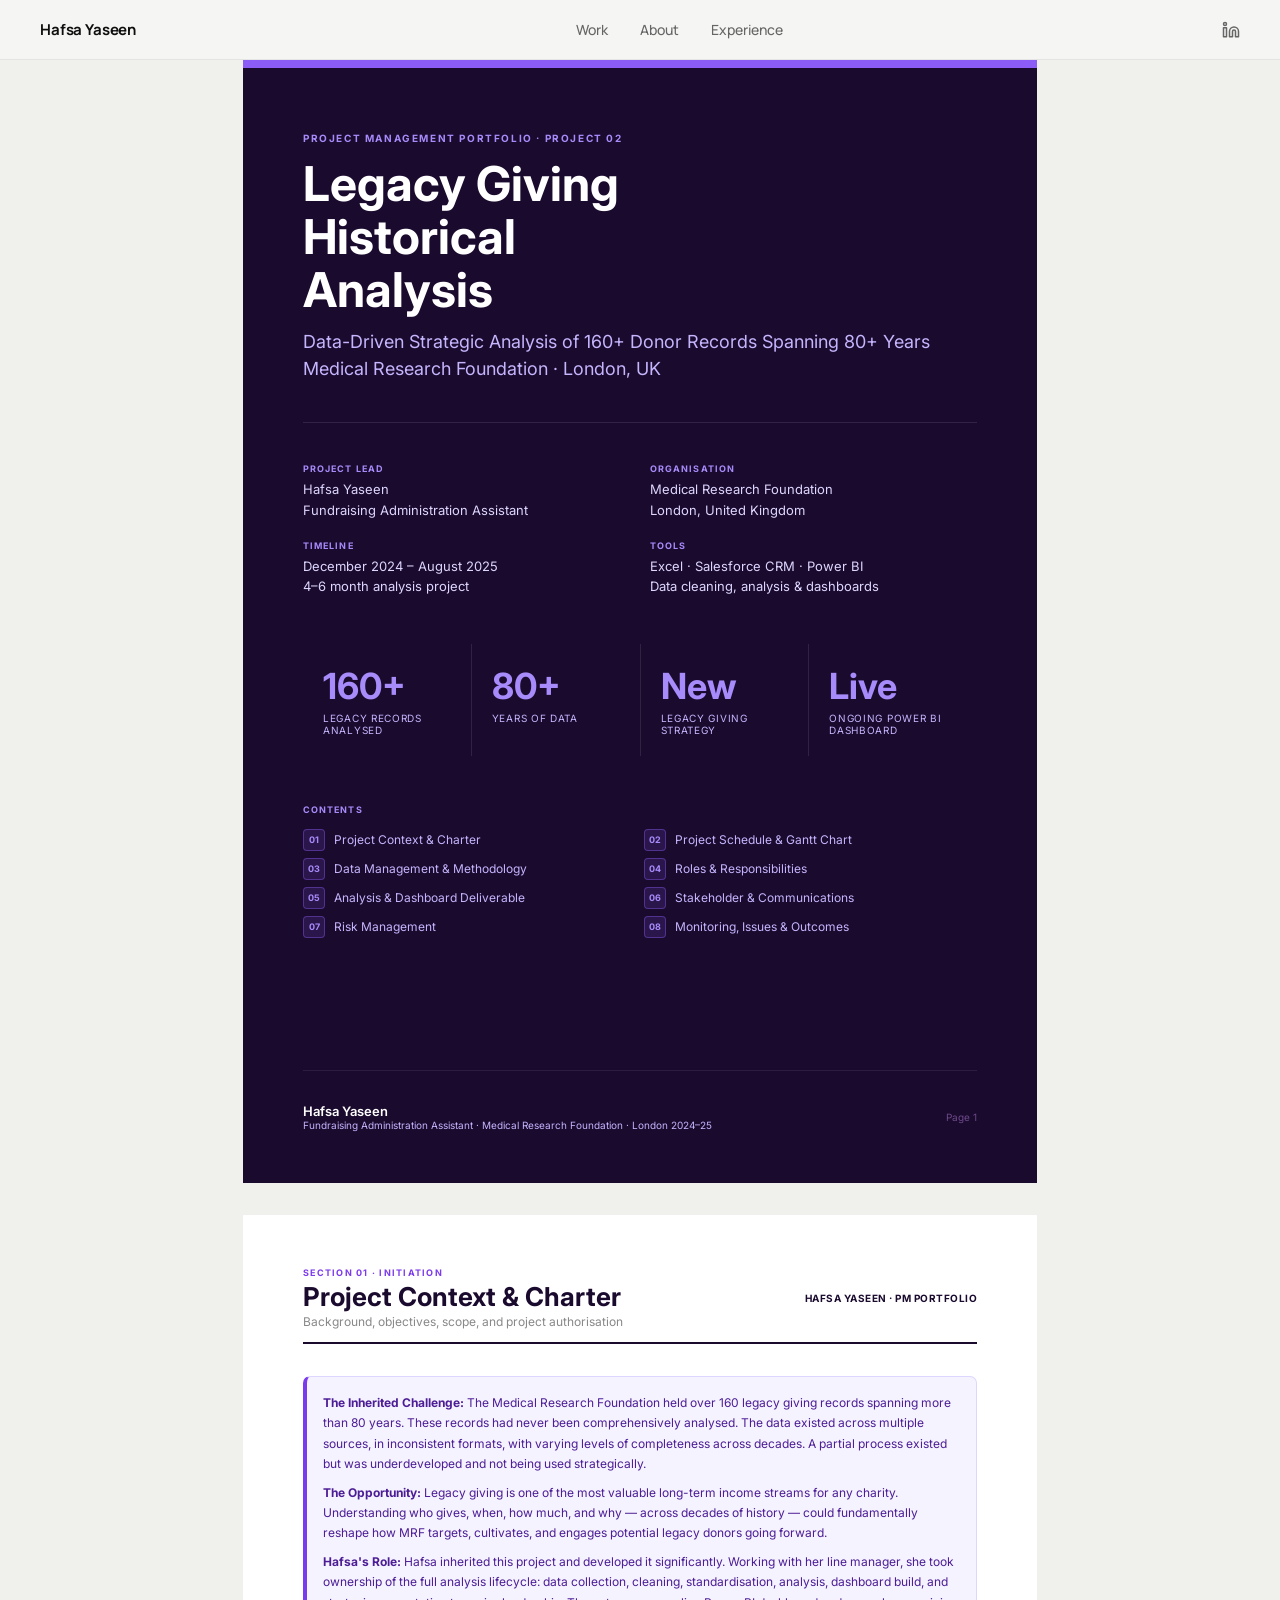
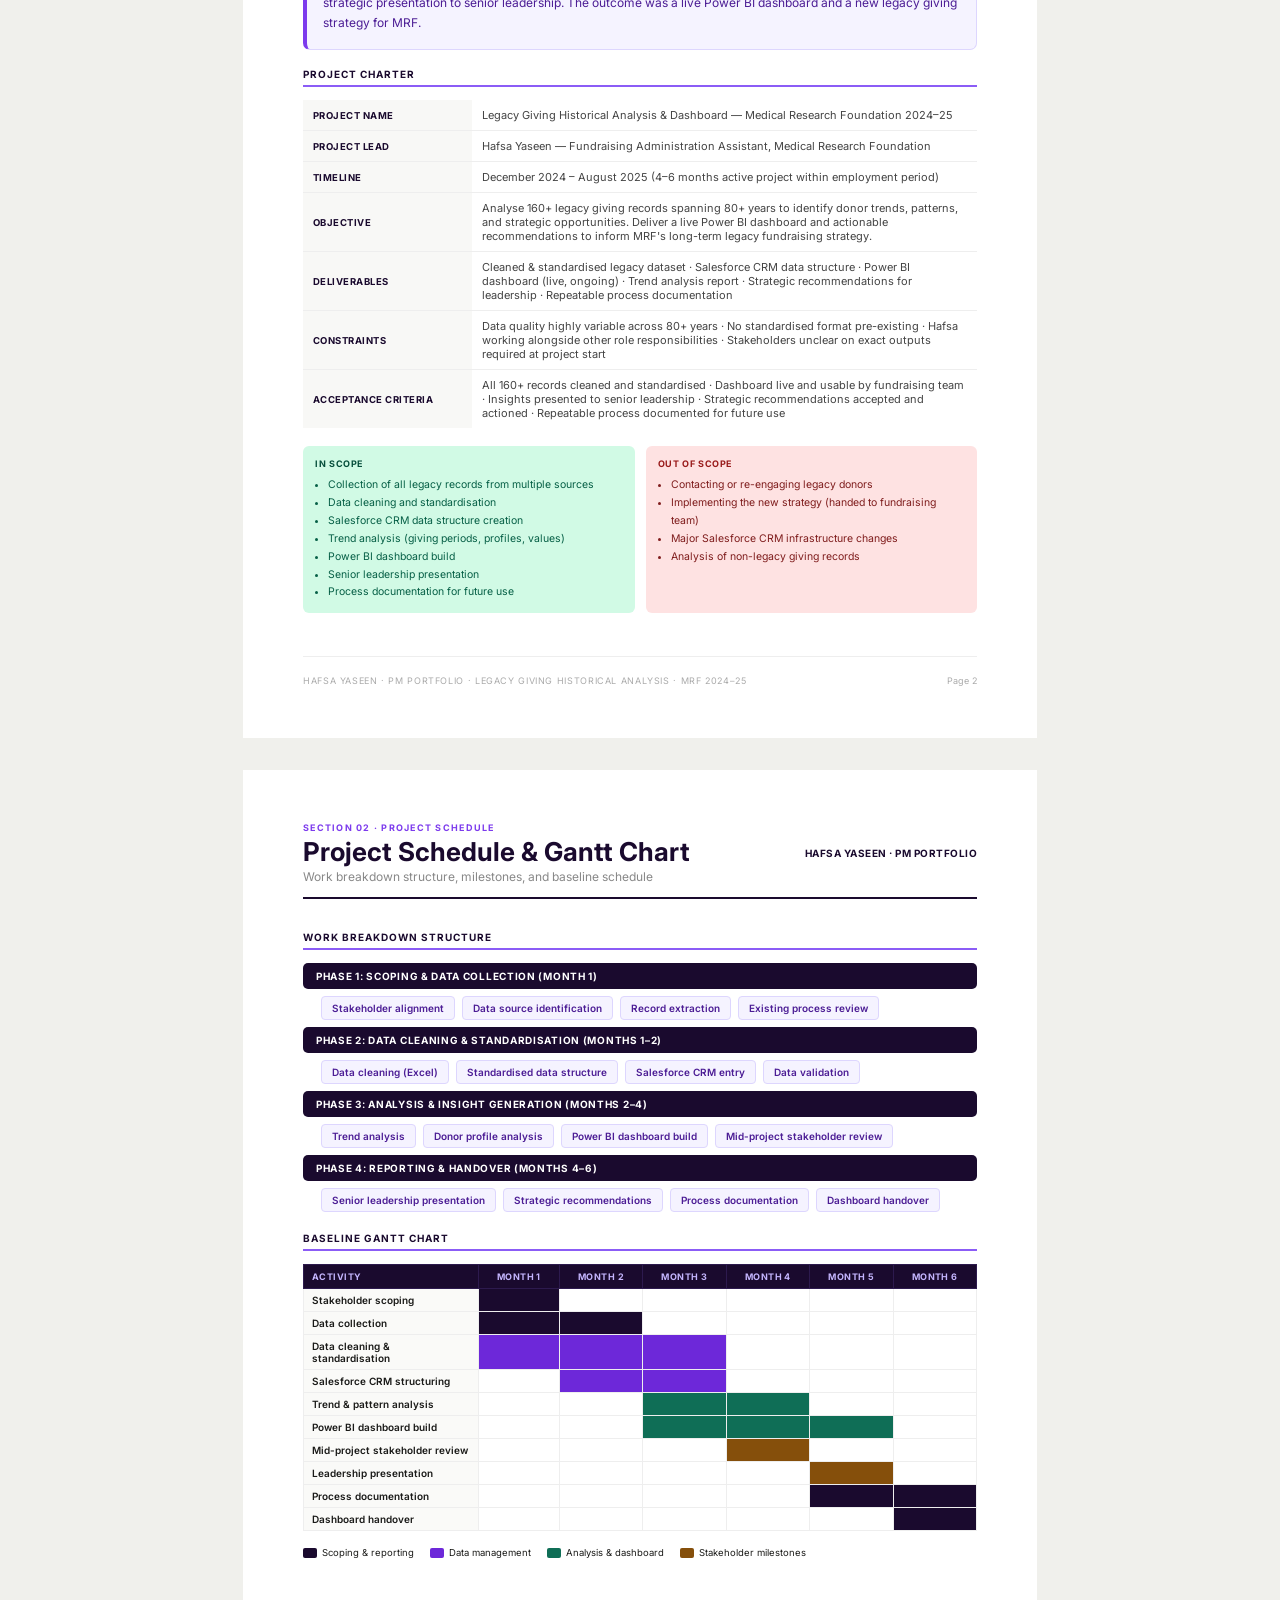
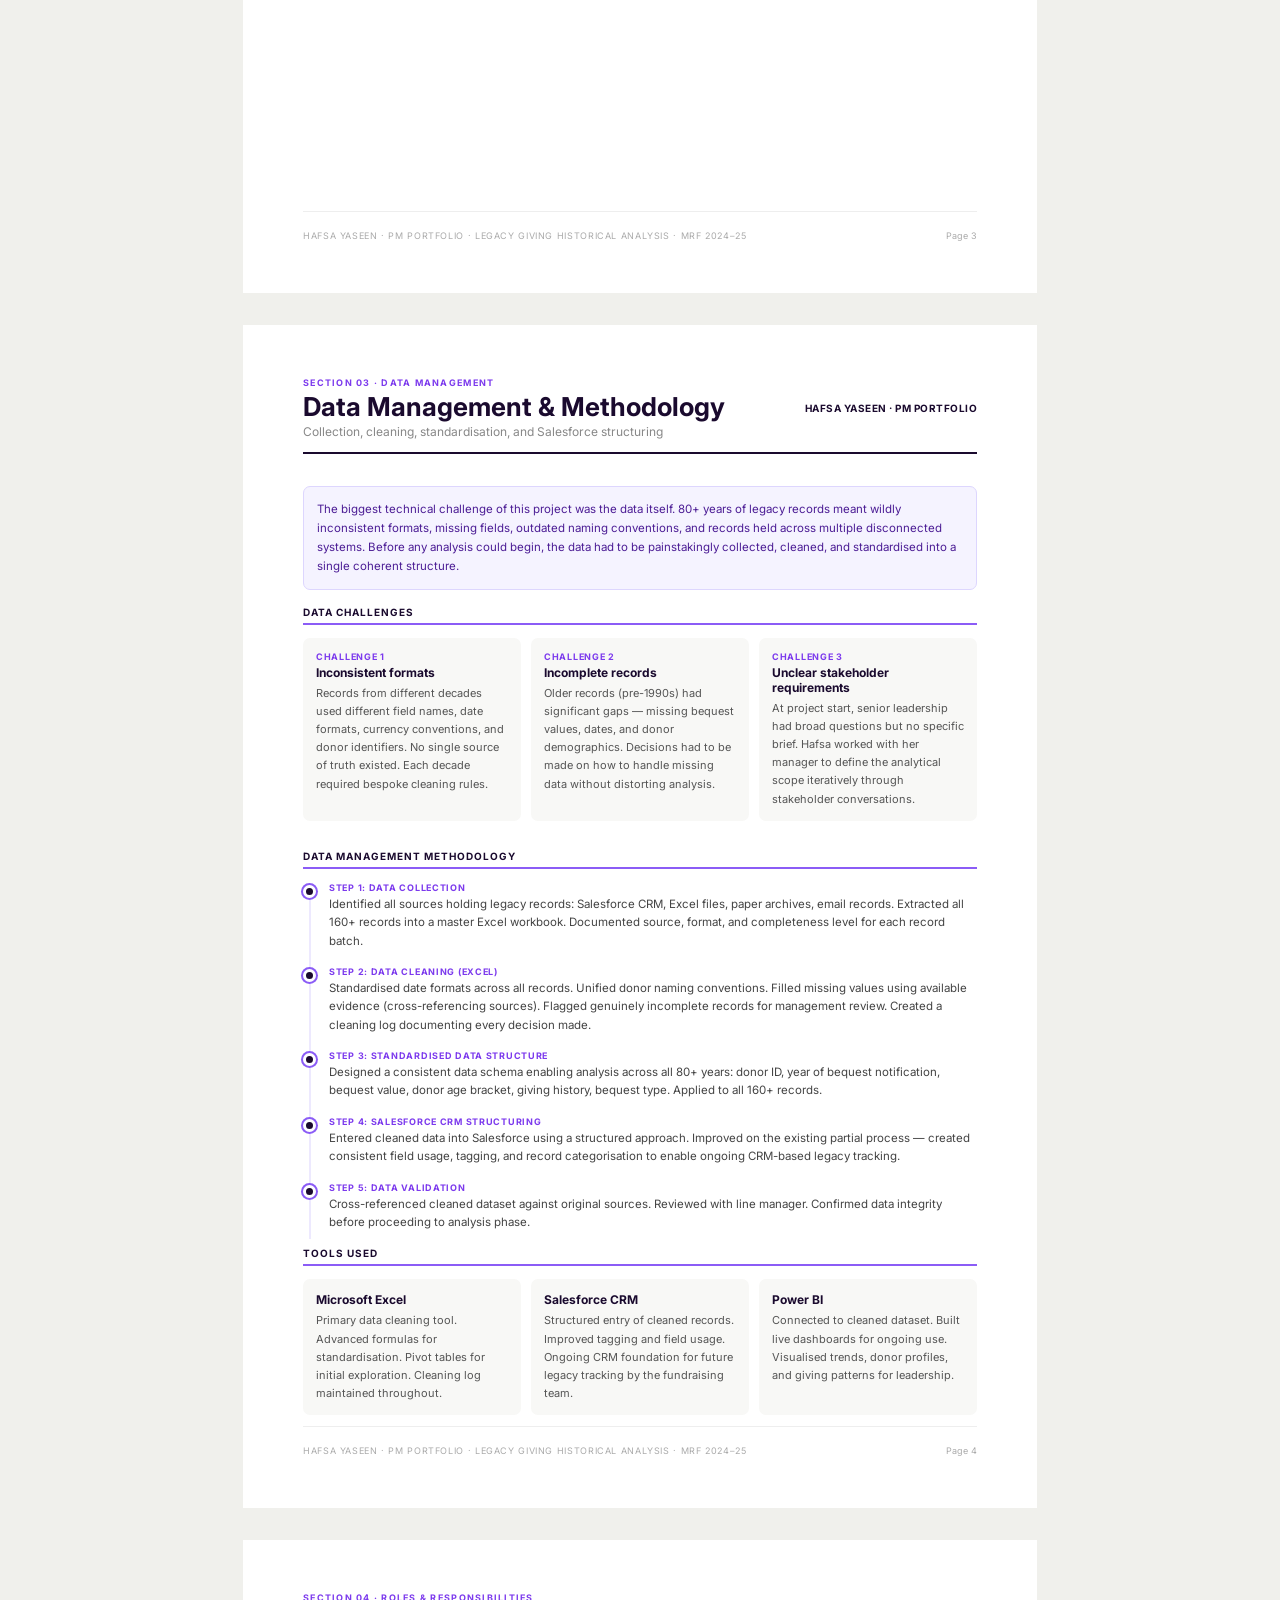
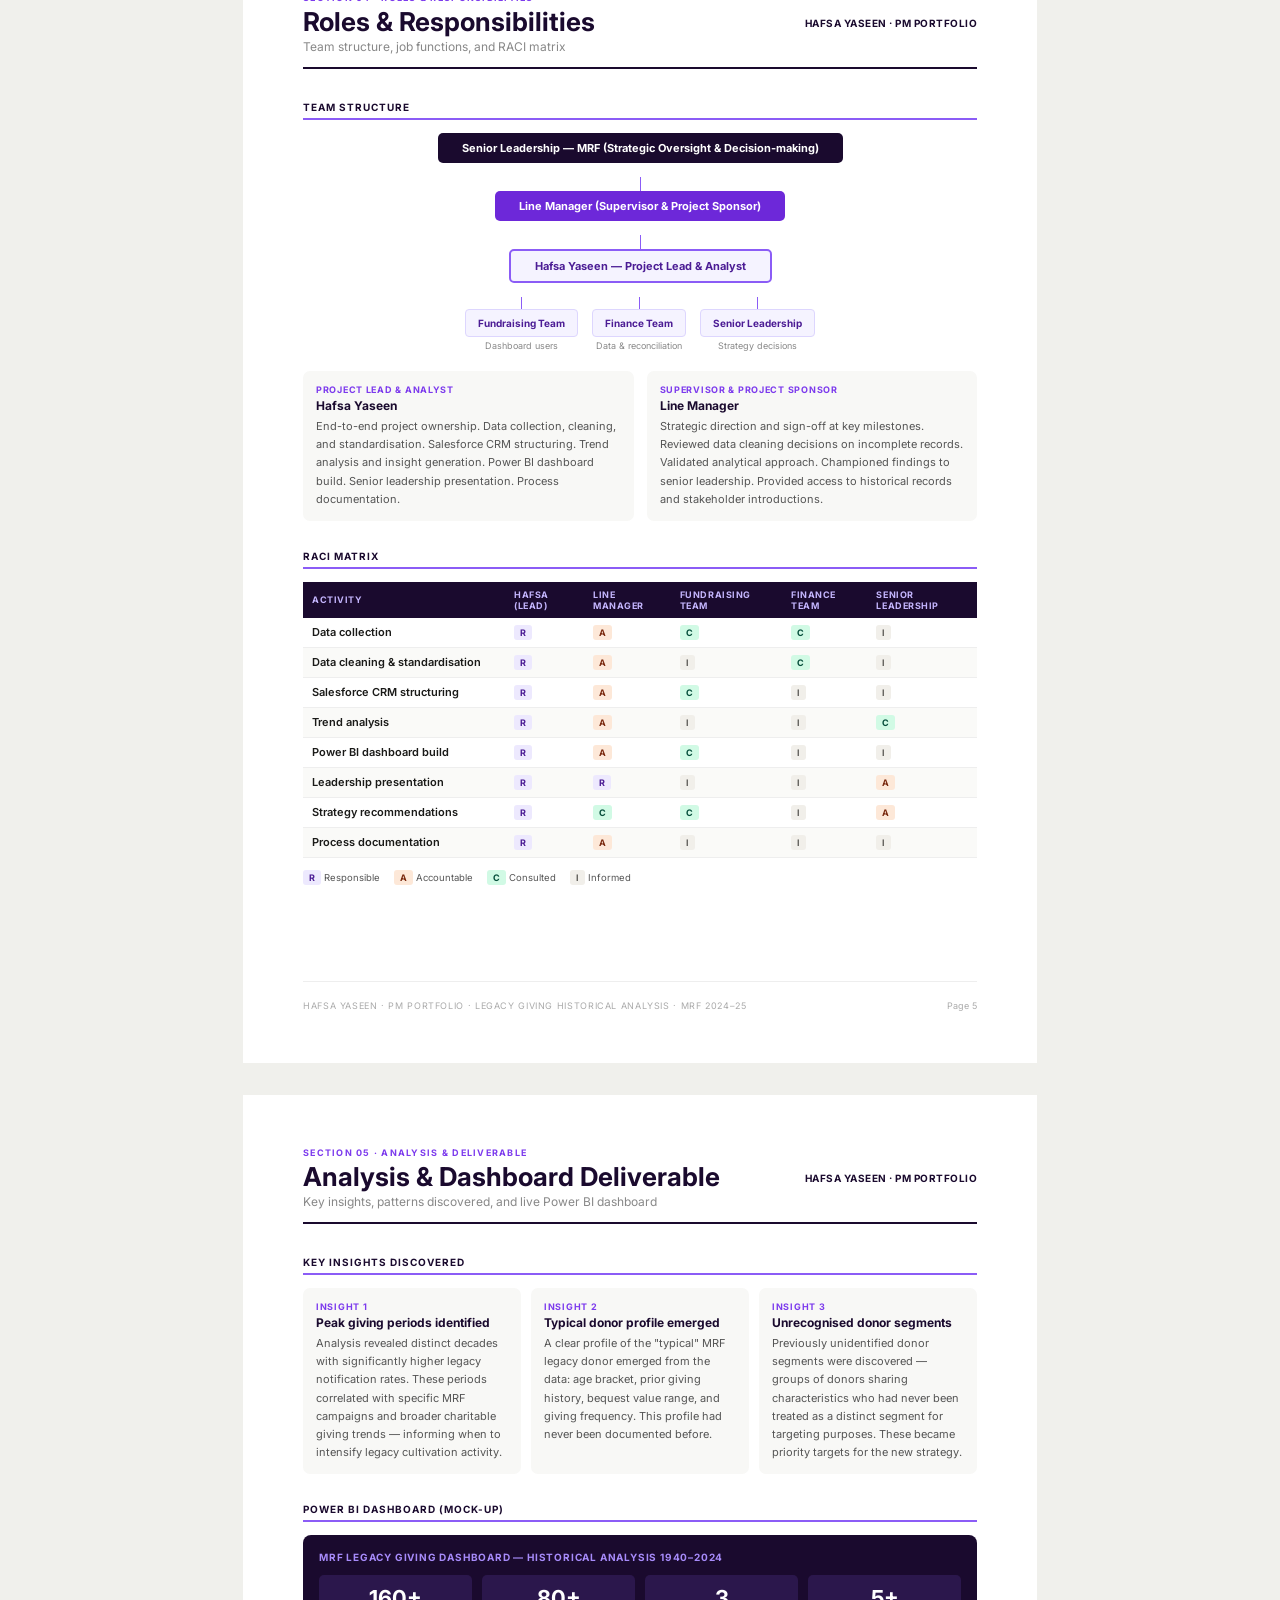
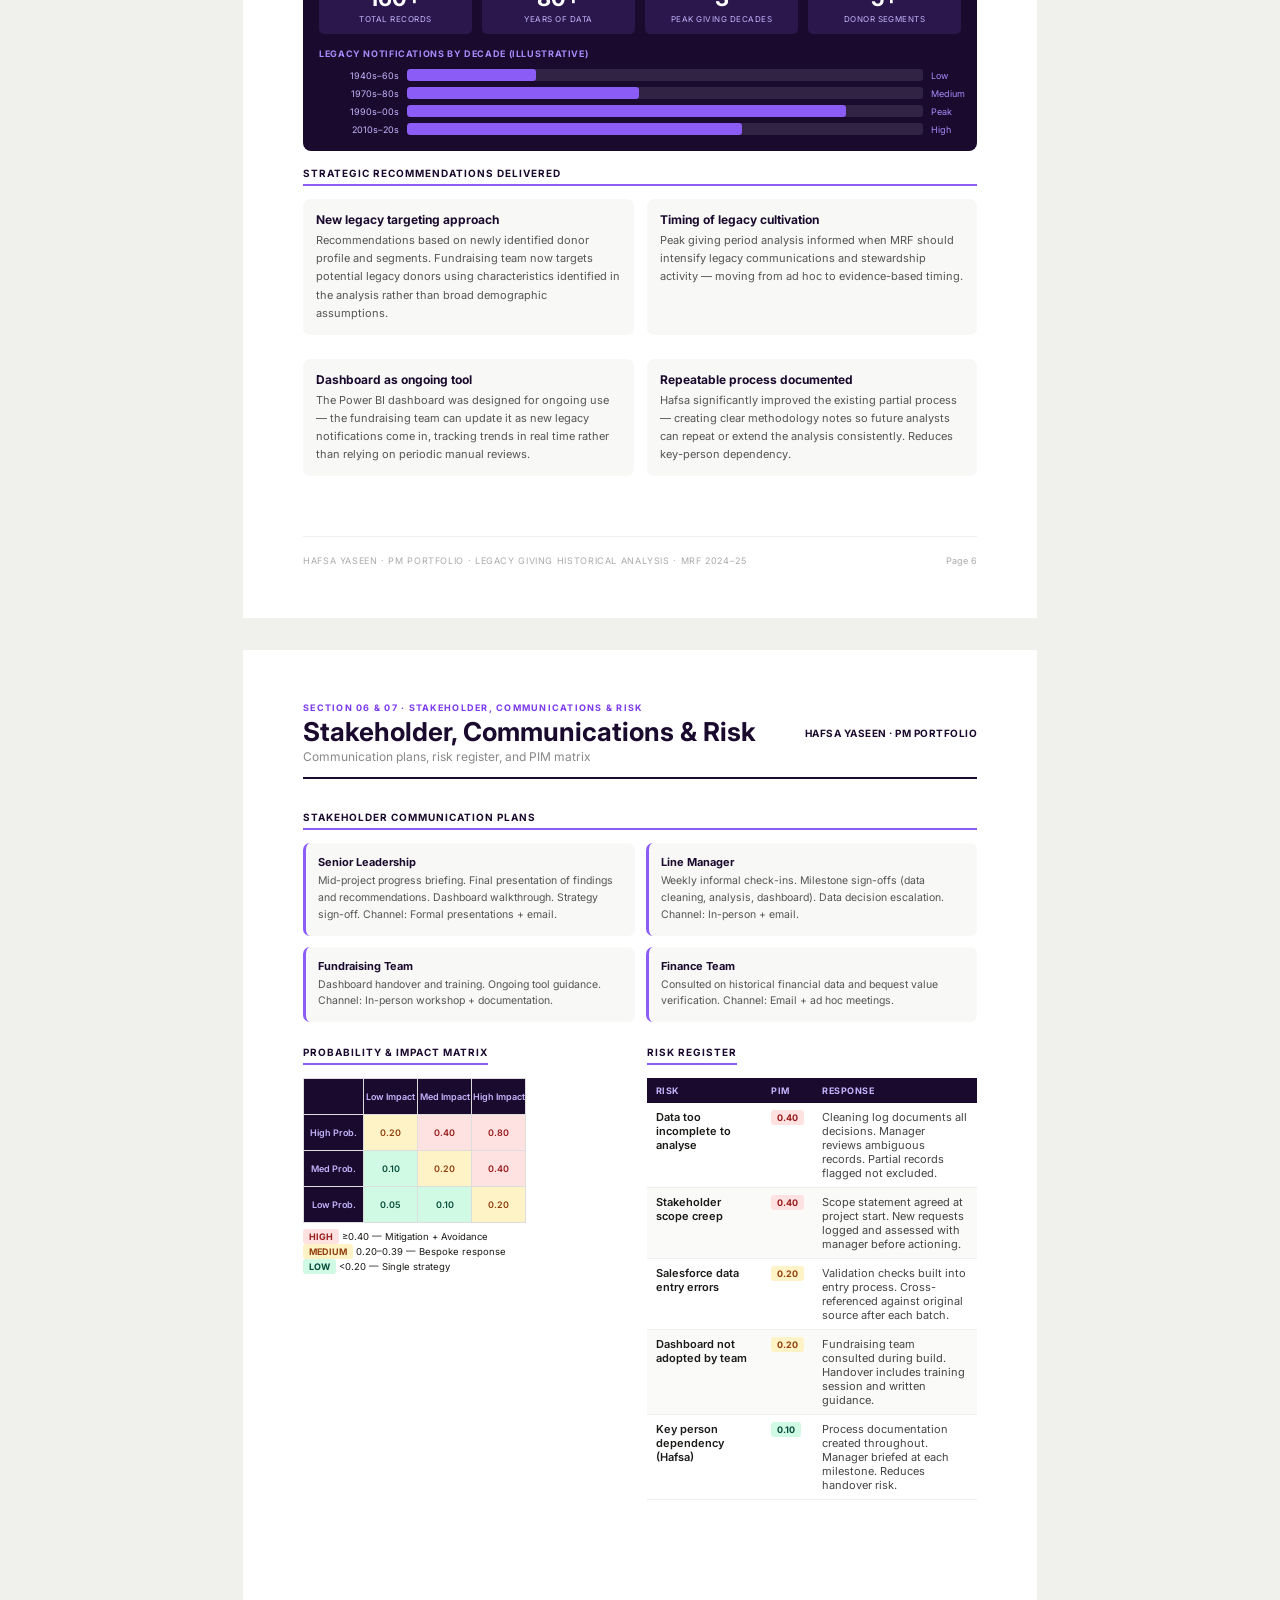
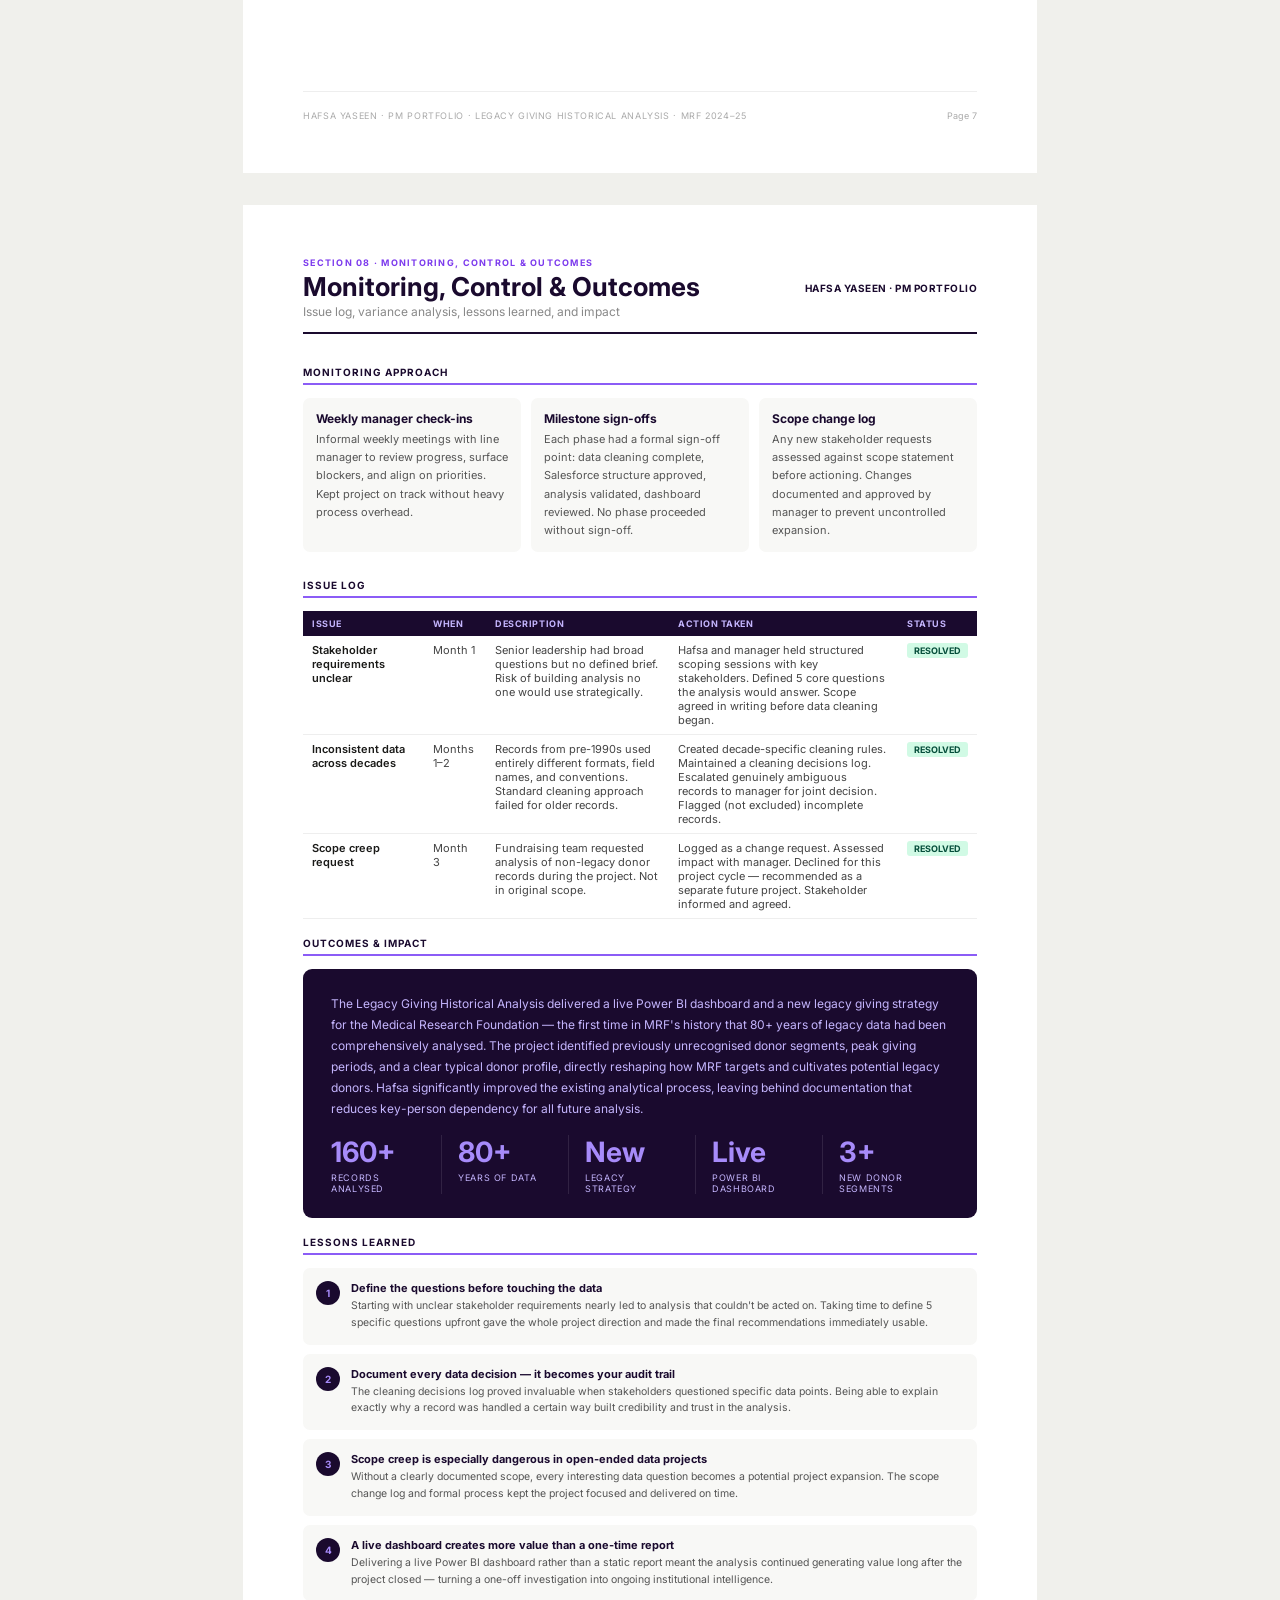
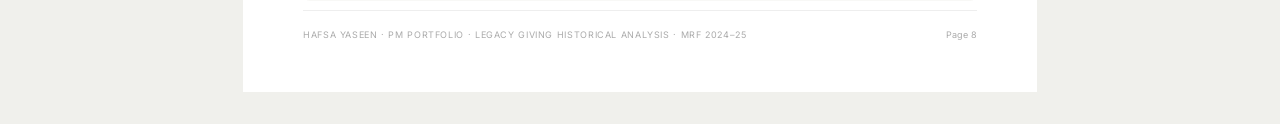
<file: portfolio-legacy-giving.html>
<!DOCTYPE html>
<html lang="en">
<head>
<meta charset="UTF-8">
<style>
@import url('https://fonts.googleapis.com/css2?family=Inter:wght@400;500;600;700&display=swap');
*{box-sizing:border-box;margin:0;padding:0;}
body{font-family:'Inter',sans-serif;background:#f0f0ec;color:#1a1a18;}
.page{width:794px;min-height:1123px;background:#fff;margin:0 auto 32px;overflow:hidden;position:relative;}
.cover{background:#1a0a2e;width:100%;min-height:1123px;display:flex;flex-direction:column;}
.stripe{height:8px;background:#8b5cf6;}
.cbody{padding:64px 60px 52px;flex:1;display:flex;flex-direction:column;}
.eyebrow{font-size:10px;font-weight:700;letter-spacing:0.16em;color:#a78bfa;text-transform:uppercase;margin-bottom:14px;}
.ch1{font-size:48px;font-weight:700;color:#fff;line-height:1.1;margin-bottom:12px;}
.ch2{font-size:18px;color:#c4b5fd;margin-bottom:40px;line-height:1.5;}
.cdiv{height:1px;background:rgba(255,255,255,0.1);margin-bottom:40px;}
.cmeta{display:grid;grid-template-columns:1fr 1fr;gap:20px;margin-bottom:48px;}
.cml{font-size:9px;font-weight:700;letter-spacing:0.12em;color:#a78bfa;text-transform:uppercase;margin-bottom:5px;}
.cmv{font-size:13px;color:#ddd6fe;line-height:1.55;}
.cstats{display:flex;gap:0;margin-bottom:48px;}
.cst{flex:1;padding:20px;border-left:1px solid rgba(255,255,255,0.1);}
.cst:first-child{border-left:none;}
.csn{font-size:36px;font-weight:700;color:#a78bfa;}
.csl{font-size:10px;color:#c4b5fd;text-transform:uppercase;letter-spacing:0.07em;margin-top:4px;}
.ctoc-title{font-size:9px;font-weight:700;letter-spacing:0.12em;color:#a78bfa;text-transform:uppercase;margin-bottom:14px;}
.ctoc{display:grid;grid-template-columns:1fr 1fr;gap:7px;}
.ctoc-item{display:flex;align-items:center;gap:9px;font-size:12px;color:#c4b5fd;}
.ctoc-n{width:22px;height:22px;background:rgba(139,92,246,0.15);border:1px solid rgba(139,92,246,0.4);border-radius:4px;display:flex;align-items:center;justify-content:center;font-size:9px;font-weight:700;color:#a78bfa;flex-shrink:0;}
.cfoot{margin-top:auto;padding-top:32px;border-top:1px solid rgba(255,255,255,0.08);display:flex;justify-content:space-between;align-items:center;}
.cfn{font-size:13px;font-weight:600;color:#fff;}
.cft{font-size:10px;color:#c4b5fd;}
.cpn{font-size:10px;color:#6d4a8a;}
.inner{padding:52px 60px;min-height:1123px;display:flex;flex-direction:column;}
.ph{display:flex;align-items:center;justify-content:space-between;margin-bottom:32px;padding-bottom:13px;border-bottom:2.5px solid #1a0a2e;}
.pnb{font-size:9px;font-weight:700;letter-spacing:0.14em;color:#7c3aed;text-transform:uppercase;margin-bottom:3px;}
.pt{font-size:26px;font-weight:700;color:#1a0a2e;}
.ps{font-size:12px;color:#888;margin-top:2px;}
.plogo{font-size:10px;font-weight:700;color:#1a0a2e;letter-spacing:0.05em;}
.st{font-size:10px;font-weight:700;letter-spacing:0.1em;color:#1a0a2e;text-transform:uppercase;border-bottom:2px solid #8b5cf6;padding-bottom:5px;margin-bottom:13px;display:inline-block;}
.prose{font-size:12.5px;color:#444;line-height:1.72;margin-bottom:13px;}
.prose strong{color:#1a1a18;font-weight:600;}
.cbox{background:#f5f3ff;border:1px solid #ddd6fe;border-left:4px solid #7c3aed;border-radius:7px;padding:16px;margin-bottom:18px;}
.cbox p{font-size:12px;color:#4c1d95;line-height:1.7;margin-bottom:8px;}
.cbox p:last-child{margin-bottom:0;}
.hl{background:#f5f3ff;border:1px solid #ddd6fe;border-radius:7px;padding:13px;margin-bottom:16px;}
.hl p{font-size:11.5px;color:#4c1d95;line-height:1.65;}
.card{background:#f8f8f6;border-radius:7px;padding:13px;margin-bottom:11px;}
.card-role{font-size:9px;font-weight:700;color:#7c3aed;text-transform:uppercase;letter-spacing:0.08em;margin-bottom:3px;}
.card-title{font-size:12px;font-weight:700;color:#1a0a2e;margin-bottom:4px;}
.card-body{font-size:11px;color:#555;line-height:1.65;}
.g2{display:grid;grid-template-columns:1fr 1fr;gap:13px;}
.g3{display:grid;grid-template-columns:1fr 1fr 1fr;gap:10px;}
.g4{display:grid;grid-template-columns:1fr 1fr 1fr 1fr;gap:10px;}
.mrow{display:flex;gap:12px;margin-bottom:20px;}
.mbox{flex:1;background:#1a0a2e;border-radius:7px;padding:15px;text-align:center;}
.mnum{font-size:28px;font-weight:700;color:#a78bfa;}
.mlbl{font-size:9px;color:#c4b5fd;text-transform:uppercase;letter-spacing:0.07em;margin-top:5px;}
.mbox2{flex:1;background:#f5f3ff;border-radius:7px;padding:15px;text-align:center;border:1px solid #ddd6fe;}
.mnum2{font-size:26px;font-weight:700;color:#1a0a2e;}
.mlbl2{font-size:9px;color:#7c3aed;text-transform:uppercase;letter-spacing:0.07em;margin-top:5px;}
.tl{position:relative;padding-left:26px;}
.tl::before{content:'';position:absolute;left:6px;top:8px;bottom:8px;width:2px;background:#ede9fe;}
.tli{position:relative;margin-bottom:16px;}
.tld{position:absolute;left:-26px;top:3px;width:13px;height:13px;border-radius:50%;background:#1a0a2e;border:3px solid #fff;box-shadow:0 0 0 2px #8b5cf6;}
.tlw{font-size:9px;font-weight:700;color:#7c3aed;text-transform:uppercase;letter-spacing:0.08em;margin-bottom:2px;}
.tlt{font-size:11.5px;color:#444;line-height:1.6;}
.rt{width:100%;border-collapse:collapse;font-size:11px;}
.rt th{background:#1a0a2e;color:#c4b5fd;padding:7px 9px;font-size:9px;font-weight:700;text-transform:uppercase;letter-spacing:0.06em;text-align:left;}
.rt td{padding:7px 9px;border-bottom:1px solid #eee;color:#444;vertical-align:top;}
.rt td:first-child{font-weight:600;color:#1a1a18;}
.rt tr:nth-child(even) td{background:#fafaf8;}
.br{display:inline-block;padding:2px 6px;border-radius:3px;font-size:9px;font-weight:700;}
.br-r{background:#ede9fe;color:#4c1d95;}
.br-a{background:#fde8d8;color:#7c2d12;}
.br-c{background:#d1fae5;color:#064e3b;}
.br-i{background:#f1efea;color:#5f5e5a;}
.rh{background:#fee2e2;color:#991b1b;padding:2px 6px;border-radius:3px;font-size:9px;font-weight:700;}
.rm{background:#fef3c7;color:#92400e;padding:2px 6px;border-radius:3px;font-size:9px;font-weight:700;}
.rl{background:#d1fae5;color:#064e3b;padding:2px 6px;border-radius:3px;font-size:9px;font-weight:700;}
.cgrid{display:grid;grid-template-columns:1fr 1fr;gap:11px;margin-bottom:16px;}
.cc{background:#f8f8f6;border-radius:7px;padding:12px;border-left:3px solid #8b5cf6;}
.cct{font-size:11px;font-weight:700;color:#1a0a2e;margin-bottom:4px;}
.ccb{font-size:10.5px;color:#555;line-height:1.6;}
.oban{background:#1a0a2e;border-radius:9px;padding:24px 28px;margin-bottom:18px;}
.op{color:#c4b5fd;font-size:12px;line-height:1.75;margin-bottom:16px;}
.osts{display:flex;gap:0;}
.ost{flex:1;border-left:1px solid rgba(255,255,255,0.1);padding:0 16px;}
.ost:first-child{border-left:none;padding-left:0;}
.osv{font-size:28px;font-weight:700;color:#a78bfa;}
.osl{font-size:9px;color:#c4b5fd;text-transform:uppercase;letter-spacing:0.07em;margin-top:3px;}
.lc{background:#f8f8f6;border-radius:7px;padding:13px;margin-bottom:9px;display:flex;gap:11px;}
.ln{width:24px;height:24px;background:#1a0a2e;color:#a78bfa;border-radius:50%;display:flex;align-items:center;justify-content:center;font-size:10px;font-weight:700;flex-shrink:0;}
.lt{font-size:11px;font-weight:700;color:#1a0a2e;margin-bottom:3px;}
.lb{font-size:10.5px;color:#555;line-height:1.6;}
.pfoot{margin-top:auto;padding-top:18px;border-top:1px solid #eee;display:flex;justify-content:space-between;align-items:center;}
.pft{font-size:9px;color:#aaa;text-transform:uppercase;letter-spacing:0.07em;}
.pfn{font-size:9px;color:#aaa;}
/* Gantt */
.gantt{width:100%;border-collapse:collapse;font-size:10px;margin-bottom:16px;}
.gantt th{background:#1a0a2e;color:#c4b5fd;padding:6px 8px;font-size:9px;font-weight:700;text-transform:uppercase;letter-spacing:0.05em;text-align:center;border:1px solid #2d1a4e;}
.gantt td{padding:5px 8px;border:1px solid #eee;font-size:10px;color:#444;vertical-align:middle;}
.gantt td:first-child{font-weight:600;color:#1a1a18;width:26%;background:#fafaf8;}
/* Issue log */
.issue-log{width:100%;border-collapse:collapse;font-size:11px;}
.issue-log th{background:#1a0a2e;color:#c4b5fd;padding:7px 9px;font-size:9px;font-weight:700;text-transform:uppercase;letter-spacing:0.06em;text-align:left;}
.issue-log td{padding:7px 9px;border-bottom:1px solid #eee;color:#444;vertical-align:top;}
.issue-log td:first-child{font-weight:600;color:#1a1a18;width:18%;}
.issue-resolved{background:#d1fae5;color:#064e3b;padding:2px 7px;border-radius:3px;font-size:9px;font-weight:700;}
/* Dashboard mock */
.dash{background:#1a0a2e;border-radius:8px;padding:16px;margin-bottom:16px;}
.dash-title{font-size:10px;font-weight:700;color:#a78bfa;text-transform:uppercase;letter-spacing:0.08em;margin-bottom:12px;}
.dash-grid{display:grid;grid-template-columns:repeat(4,1fr);gap:10px;margin-bottom:14px;}
.dash-kpi{background:rgba(139,92,246,0.15);border-radius:5px;padding:10px;text-align:center;}
.dash-kpi-num{font-size:22px;font-weight:700;color:#fff;}
.dash-kpi-lbl{font-size:8px;color:#c4b5fd;text-transform:uppercase;letter-spacing:0.06em;margin-top:3px;}
.dash-bars{display:flex;flex-direction:column;gap:6px;}
.dash-bar-row{display:flex;align-items:center;gap:8px;}
.dash-bar-lbl{font-size:9px;color:#c4b5fd;width:80px;flex-shrink:0;text-align:right;}
.dash-bar-track{flex:1;background:rgba(255,255,255,0.1);height:12px;border-radius:3px;overflow:hidden;}
.dash-bar-fill{height:12px;background:#8b5cf6;border-radius:3px;}
.dash-bar-val{font-size:9px;color:#a78bfa;width:30px;flex-shrink:0;}
/* PIM */
.pim{border-collapse:collapse;font-size:10px;}
.pim td,.pim th{width:54px;height:36px;text-align:center;border:1px solid #ddd;font-size:9px;font-weight:600;}
.pim-h{background:#fee2e2;color:#991b1b;}
.pim-m{background:#fef3c7;color:#92400e;}
.pim-l{background:#d1fae5;color:#064e3b;}
.pim-axis{background:#1a0a2e;color:#c4b5fd;font-size:9px;font-weight:700;}
/* Scope */
.sg{display:grid;grid-template-columns:1fr 1fr;gap:11px;margin-bottom:16px;}
.sin{background:#d1fae5;border-radius:6px;padding:12px;}
.sin-t{font-size:9px;font-weight:700;color:#064e3b;text-transform:uppercase;letter-spacing:0.07em;margin-bottom:7px;}
.sin ul{padding-left:13px;}
.sin li{font-size:10.5px;color:#065f46;line-height:1.7;}
.sout{background:#fee2e2;border-radius:6px;padding:12px;}
.sout-t{font-size:9px;font-weight:700;color:#991b1b;text-transform:uppercase;letter-spacing:0.07em;margin-bottom:7px;}
.sout ul{padding-left:13px;}
.sout li{font-size:10.5px;color:#7f1d1d;line-height:1.7;}
@media print{body{background:#fff;}.page{margin:0;page-break-after:always;}}
</style>
</head>
<body>

<style>
.site-nav{position:sticky;top:0;z-index:100;height:60px;background:#f5f5f3;display:flex;align-items:center;justify-content:space-between;padding:0 40px;border-bottom:1px solid rgba(0,0,0,0.07);font-family:'Manrope',sans-serif;}
.site-nav-logo{font-weight:700;font-size:15px;letter-spacing:-0.01em;color:#0e0e0e;text-decoration:none;}
.site-nav-center{display:flex;gap:32px;}
.site-nav-link{font-size:14px;font-weight:500;color:#666;transition:color 0.18s;text-decoration:none;}
.site-nav-link:hover{color:#0e0e0e;}
.site-nav-right{display:flex;gap:16px;align-items:center;}
.site-nav-icon{color:#666;transition:color 0.18s;display:flex;align-items:center;text-decoration:none;}
.site-nav-icon:hover{color:#0e0e0e;}
</style>
<link href="https://fonts.googleapis.com/css2?family=Manrope:wght@400;500;600;700;800&display=swap" rel="stylesheet">

<nav class="site-nav">
  <a class="site-nav-logo" href="/">Hafsa Yaseen</a>
  <div class="site-nav-center">
    <a href="/#work" class="site-nav-link">Work</a>
    <a href="/about.html" class="site-nav-link">About</a>
    <a href="/experience.html" class="site-nav-link">Experience</a>
  </div>
  <div class="site-nav-right">
    <a class="site-nav-icon" href="https://www.linkedin.com/in/-hafsa-yaseen/" target="_blank" rel="noopener" aria-label="LinkedIn">
      <svg width="18" height="18" viewBox="0 0 24 24" fill="none" stroke="currentColor" stroke-width="2" stroke-linecap="round" stroke-linejoin="round"><path d="M16 8a6 6 0 0 1 6 6v7h-4v-7a2 2 0 0 0-2-2 2 2 0 0 0-2 2v7h-4v-7a6 6 0 0 1 6-6z"/><rect x="2" y="9" width="4" height="12"/><circle cx="4" cy="4" r="2"/></svg>
    </a>
  </div>
</nav>

<!-- PAGE 1: COVER -->
<div class="page">
<div class="cover">
<div class="stripe"></div>
<div class="cbody">
  <div class="eyebrow">Project Management Portfolio &middot; Project 02</div>
  <div class="ch1">Legacy Giving<br>Historical<br>Analysis</div>
  <div class="ch2">Data-Driven Strategic Analysis of 160+ Donor Records Spanning 80+ Years<br>Medical Research Foundation &middot; London, UK</div>
  <div class="cdiv"></div>
  <div class="cmeta">
    <div><div class="cml">Project Lead</div><div class="cmv">Hafsa Yaseen<br>Fundraising Administration Assistant</div></div>
    <div><div class="cml">Organisation</div><div class="cmv">Medical Research Foundation<br>London, United Kingdom</div></div>
    <div><div class="cml">Timeline</div><div class="cmv">December 2024 &ndash; August 2025<br>4&ndash;6 month analysis project</div></div>
    <div><div class="cml">Tools</div><div class="cmv">Excel &middot; Salesforce CRM &middot; Power BI<br>Data cleaning, analysis &amp; dashboards</div></div>
  </div>
  <div class="cstats">
    <div class="cst"><div class="csn">160+</div><div class="csl">Legacy records analysed</div></div>
    <div class="cst"><div class="csn">80+</div><div class="csl">Years of data</div></div>
    <div class="cst"><div class="csn">New</div><div class="csl">Legacy giving strategy</div></div>
    <div class="cst"><div class="csn">Live</div><div class="csl">Ongoing Power BI dashboard</div></div>
  </div>
  <div>
    <div class="ctoc-title">Contents</div>
    <div class="ctoc">
      <div class="ctoc-item"><div class="ctoc-n">01</div>Project Context &amp; Charter</div>
      <div class="ctoc-item"><div class="ctoc-n">02</div>Project Schedule &amp; Gantt Chart</div>
      <div class="ctoc-item"><div class="ctoc-n">03</div>Data Management &amp; Methodology</div>
      <div class="ctoc-item"><div class="ctoc-n">04</div>Roles &amp; Responsibilities</div>
      <div class="ctoc-item"><div class="ctoc-n">05</div>Analysis &amp; Dashboard Deliverable</div>
      <div class="ctoc-item"><div class="ctoc-n">06</div>Stakeholder &amp; Communications</div>
      <div class="ctoc-item"><div class="ctoc-n">07</div>Risk Management</div>
      <div class="ctoc-item"><div class="ctoc-n">08</div>Monitoring, Issues &amp; Outcomes</div>
    </div>
  </div>
  <div class="cfoot">
    <div><div class="cfn">Hafsa Yaseen</div><div class="cft">Fundraising Administration Assistant &middot; Medical Research Foundation &middot; London 2024&ndash;25</div></div>
    <div class="cpn">Page 1</div>
  </div>
</div>
</div>
</div>

<!-- PAGE 2: CONTEXT & CHARTER -->
<div class="page">
<div class="inner">
  <div class="ph"><div><div class="pnb">Section 01 &middot; Initiation</div><div class="pt">Project Context &amp; Charter</div><div class="ps">Background, objectives, scope, and project authorisation</div></div><div class="plogo">HAFSA YASEEN &middot; PM PORTFOLIO</div></div>
  <div class="cbox">
    <p><strong>The Inherited Challenge:</strong> The Medical Research Foundation held over 160 legacy giving records spanning more than 80 years. These records had never been comprehensively analysed. The data existed across multiple sources, in inconsistent formats, with varying levels of completeness across decades. A partial process existed but was underdeveloped and not being used strategically.</p>
    <p><strong>The Opportunity:</strong> Legacy giving is one of the most valuable long-term income streams for any charity. Understanding who gives, when, how much, and why — across decades of history — could fundamentally reshape how MRF targets, cultivates, and engages potential legacy donors going forward.</p>
    <p><strong>Hafsa's Role:</strong> Hafsa inherited this project and developed it significantly. Working with her line manager, she took ownership of the full analysis lifecycle: data collection, cleaning, standardisation, analysis, dashboard build, and strategic presentation to senior leadership. The outcome was a live Power BI dashboard and a new legacy giving strategy for MRF.</p>
  </div>
  <div class="st">Project Charter</div>
  <table style="width:100%;border-collapse:collapse;font-size:11px;margin-bottom:18px;">
    <tr style="border-bottom:1px solid #eee;"><td style="padding:8px 10px;font-weight:700;color:#1a0a2e;background:#f8f8f6;width:25%;font-size:9.5px;text-transform:uppercase;letter-spacing:0.05em;">Project Name</td><td style="padding:8px 10px;color:#444;">Legacy Giving Historical Analysis &amp; Dashboard — Medical Research Foundation 2024&ndash;25</td></tr>
    <tr style="border-bottom:1px solid #eee;"><td style="padding:8px 10px;font-weight:700;color:#1a0a2e;background:#f8f8f6;font-size:9.5px;text-transform:uppercase;letter-spacing:0.05em;">Project Lead</td><td style="padding:8px 10px;color:#444;">Hafsa Yaseen — Fundraising Administration Assistant, Medical Research Foundation</td></tr>
    <tr style="border-bottom:1px solid #eee;"><td style="padding:8px 10px;font-weight:700;color:#1a0a2e;background:#f8f8f6;font-size:9.5px;text-transform:uppercase;letter-spacing:0.05em;">Timeline</td><td style="padding:8px 10px;color:#444;">December 2024 &ndash; August 2025 (4&ndash;6 months active project within employment period)</td></tr>
    <tr style="border-bottom:1px solid #eee;"><td style="padding:8px 10px;font-weight:700;color:#1a0a2e;background:#f8f8f6;font-size:9.5px;text-transform:uppercase;letter-spacing:0.05em;">Objective</td><td style="padding:8px 10px;color:#444;">Analyse 160+ legacy giving records spanning 80+ years to identify donor trends, patterns, and strategic opportunities. Deliver a live Power BI dashboard and actionable recommendations to inform MRF's long-term legacy fundraising strategy.</td></tr>
    <tr style="border-bottom:1px solid #eee;"><td style="padding:8px 10px;font-weight:700;color:#1a0a2e;background:#f8f8f6;font-size:9.5px;text-transform:uppercase;letter-spacing:0.05em;">Deliverables</td><td style="padding:8px 10px;color:#444;">Cleaned &amp; standardised legacy dataset · Salesforce CRM data structure · Power BI dashboard (live, ongoing) · Trend analysis report · Strategic recommendations for leadership · Repeatable process documentation</td></tr>
    <tr style="border-bottom:1px solid #eee;"><td style="padding:8px 10px;font-weight:700;color:#1a0a2e;background:#f8f8f6;font-size:9.5px;text-transform:uppercase;letter-spacing:0.05em;">Constraints</td><td style="padding:8px 10px;color:#444;">Data quality highly variable across 80+ years · No standardised format pre-existing · Hafsa working alongside other role responsibilities · Stakeholders unclear on exact outputs required at project start</td></tr>
    <tr><td style="padding:8px 10px;font-weight:700;color:#1a0a2e;background:#f8f8f6;font-size:9.5px;text-transform:uppercase;letter-spacing:0.05em;">Acceptance Criteria</td><td style="padding:8px 10px;color:#444;">All 160+ records cleaned and standardised · Dashboard live and usable by fundraising team · Insights presented to senior leadership · Strategic recommendations accepted and actioned · Repeatable process documented for future use</td></tr>
  </table>
  <div class="sg">
    <div class="sin"><div class="sin-t">In Scope</div><ul>
      <li>Collection of all legacy records from multiple sources</li>
      <li>Data cleaning and standardisation</li>
      <li>Salesforce CRM data structure creation</li>
      <li>Trend analysis (giving periods, profiles, values)</li>
      <li>Power BI dashboard build</li>
      <li>Senior leadership presentation</li>
      <li>Process documentation for future use</li>
    </ul></div>
    <div class="sout"><div class="sout-t">Out of Scope</div><ul>
      <li>Contacting or re-engaging legacy donors</li>
      <li>Implementing the new strategy (handed to fundraising team)</li>
      <li>Major Salesforce CRM infrastructure changes</li>
      <li>Analysis of non-legacy giving records</li>
    </ul></div>
  </div>
  <div class="pfoot"><div class="pft">Hafsa Yaseen &middot; PM Portfolio &middot; Legacy Giving Historical Analysis &middot; MRF 2024&ndash;25</div><div class="pfn">Page 2</div></div>
</div>
</div>

<!-- PAGE 3: GANTT & SCHEDULE -->
<div class="page">
<div class="inner">
  <div class="ph"><div><div class="pnb">Section 02 &middot; Project Schedule</div><div class="pt">Project Schedule &amp; Gantt Chart</div><div class="ps">Work breakdown structure, milestones, and baseline schedule</div></div><div class="plogo">HAFSA YASEEN &middot; PM PORTFOLIO</div></div>

  <div class="st">Work Breakdown Structure</div>
  <div style="display:flex;flex-direction:column;gap:7px;margin-bottom:20px;">
    <div style="background:#1a0a2e;color:#fff;padding:7px 13px;border-radius:5px;font-size:10px;font-weight:700;text-transform:uppercase;letter-spacing:0.07em;">Phase 1: Scoping &amp; Data Collection (Month 1)</div>
    <div style="display:flex;gap:7px;flex-wrap:wrap;padding-left:18px;">
      <div style="background:#f5f3ff;border:1px solid #ddd6fe;border-radius:4px;padding:5px 10px;font-size:10px;color:#4c1d95;font-weight:600;">Stakeholder alignment</div>
      <div style="background:#f5f3ff;border:1px solid #ddd6fe;border-radius:4px;padding:5px 10px;font-size:10px;color:#4c1d95;font-weight:600;">Data source identification</div>
      <div style="background:#f5f3ff;border:1px solid #ddd6fe;border-radius:4px;padding:5px 10px;font-size:10px;color:#4c1d95;font-weight:600;">Record extraction</div>
      <div style="background:#f5f3ff;border:1px solid #ddd6fe;border-radius:4px;padding:5px 10px;font-size:10px;color:#4c1d95;font-weight:600;">Existing process review</div>
    </div>
    <div style="background:#1a0a2e;color:#fff;padding:7px 13px;border-radius:5px;font-size:10px;font-weight:700;text-transform:uppercase;letter-spacing:0.07em;">Phase 2: Data Cleaning &amp; Standardisation (Months 1&ndash;2)</div>
    <div style="display:flex;gap:7px;flex-wrap:wrap;padding-left:18px;">
      <div style="background:#f5f3ff;border:1px solid #ddd6fe;border-radius:4px;padding:5px 10px;font-size:10px;color:#4c1d95;font-weight:600;">Data cleaning (Excel)</div>
      <div style="background:#f5f3ff;border:1px solid #ddd6fe;border-radius:4px;padding:5px 10px;font-size:10px;color:#4c1d95;font-weight:600;">Standardised data structure</div>
      <div style="background:#f5f3ff;border:1px solid #ddd6fe;border-radius:4px;padding:5px 10px;font-size:10px;color:#4c1d95;font-weight:600;">Salesforce CRM entry</div>
      <div style="background:#f5f3ff;border:1px solid #ddd6fe;border-radius:4px;padding:5px 10px;font-size:10px;color:#4c1d95;font-weight:600;">Data validation</div>
    </div>
    <div style="background:#1a0a2e;color:#fff;padding:7px 13px;border-radius:5px;font-size:10px;font-weight:700;text-transform:uppercase;letter-spacing:0.07em;">Phase 3: Analysis &amp; Insight Generation (Months 2&ndash;4)</div>
    <div style="display:flex;gap:7px;flex-wrap:wrap;padding-left:18px;">
      <div style="background:#f5f3ff;border:1px solid #ddd6fe;border-radius:4px;padding:5px 10px;font-size:10px;color:#4c1d95;font-weight:600;">Trend analysis</div>
      <div style="background:#f5f3ff;border:1px solid #ddd6fe;border-radius:4px;padding:5px 10px;font-size:10px;color:#4c1d95;font-weight:600;">Donor profile analysis</div>
      <div style="background:#f5f3ff;border:1px solid #ddd6fe;border-radius:4px;padding:5px 10px;font-size:10px;color:#4c1d95;font-weight:600;">Power BI dashboard build</div>
      <div style="background:#f5f3ff;border:1px solid #ddd6fe;border-radius:4px;padding:5px 10px;font-size:10px;color:#4c1d95;font-weight:600;">Mid-project stakeholder review</div>
    </div>
    <div style="background:#1a0a2e;color:#fff;padding:7px 13px;border-radius:5px;font-size:10px;font-weight:700;text-transform:uppercase;letter-spacing:0.07em;">Phase 4: Reporting &amp; Handover (Months 4&ndash;6)</div>
    <div style="display:flex;gap:7px;flex-wrap:wrap;padding-left:18px;">
      <div style="background:#f5f3ff;border:1px solid #ddd6fe;border-radius:4px;padding:5px 10px;font-size:10px;color:#4c1d95;font-weight:600;">Senior leadership presentation</div>
      <div style="background:#f5f3ff;border:1px solid #ddd6fe;border-radius:4px;padding:5px 10px;font-size:10px;color:#4c1d95;font-weight:600;">Strategic recommendations</div>
      <div style="background:#f5f3ff;border:1px solid #ddd6fe;border-radius:4px;padding:5px 10px;font-size:10px;color:#4c1d95;font-weight:600;">Process documentation</div>
      <div style="background:#f5f3ff;border:1px solid #ddd6fe;border-radius:4px;padding:5px 10px;font-size:10px;color:#4c1d95;font-weight:600;">Dashboard handover</div>
    </div>
  </div>

  <div class="st">Baseline Gantt Chart</div>
  <table class="gantt">
    <thead>
      <tr>
        <th style="text-align:left;">Activity</th>
        <th>Month 1</th><th>Month 2</th><th>Month 3</th><th>Month 4</th><th>Month 5</th><th>Month 6</th>
      </tr>
    </thead>
    <tbody>
      <tr><td>Stakeholder scoping</td><td style="background:#1a0a2e;"></td><td></td><td></td><td></td><td></td><td></td></tr>
      <tr><td>Data collection</td><td style="background:#1a0a2e;"></td><td style="background:#1a0a2e;"></td><td></td><td></td><td></td><td></td></tr>
      <tr><td>Data cleaning &amp; standardisation</td><td style="background:#6d28d9;"></td><td style="background:#6d28d9;"></td><td style="background:#6d28d9;"></td><td></td><td></td><td></td></tr>
      <tr><td>Salesforce CRM structuring</td><td></td><td style="background:#6d28d9;"></td><td style="background:#6d28d9;"></td><td></td><td></td><td></td></tr>
      <tr><td>Trend &amp; pattern analysis</td><td></td><td></td><td style="background:#0f6e56;"></td><td style="background:#0f6e56;"></td><td></td><td></td></tr>
      <tr><td>Power BI dashboard build</td><td></td><td></td><td style="background:#0f6e56;"></td><td style="background:#0f6e56;"></td><td style="background:#0f6e56;"></td><td></td></tr>
      <tr><td>Mid-project stakeholder review</td><td></td><td></td><td></td><td style="background:#854F0B;"></td><td></td><td></td></tr>
      <tr><td>Leadership presentation</td><td></td><td></td><td></td><td></td><td style="background:#854F0B;"></td><td></td></tr>
      <tr><td>Process documentation</td><td></td><td></td><td></td><td></td><td style="background:#1a0a2e;"></td><td style="background:#1a0a2e;"></td></tr>
      <tr><td>Dashboard handover</td><td></td><td></td><td></td><td></td><td></td><td style="background:#1a0a2e;"></td></tr>
    </tbody>
  </table>
  <div style="display:flex;gap:16px;font-size:9.5px;margin-bottom:16px;">
    <span style="display:flex;align-items:center;gap:5px;"><span style="width:14px;height:10px;background:#1a0a2e;border-radius:2px;display:inline-block;"></span>Scoping &amp; reporting</span>
    <span style="display:flex;align-items:center;gap:5px;"><span style="width:14px;height:10px;background:#6d28d9;border-radius:2px;display:inline-block;"></span>Data management</span>
    <span style="display:flex;align-items:center;gap:5px;"><span style="width:14px;height:10px;background:#0f6e56;border-radius:2px;display:inline-block;"></span>Analysis &amp; dashboard</span>
    <span style="display:flex;align-items:center;gap:5px;"><span style="width:14px;height:10px;background:#854F0B;border-radius:2px;display:inline-block;"></span>Stakeholder milestones</span>
  </div>
  <div class="pfoot"><div class="pft">Hafsa Yaseen &middot; PM Portfolio &middot; Legacy Giving Historical Analysis &middot; MRF 2024&ndash;25</div><div class="pfn">Page 3</div></div>
</div>
</div>

<!-- PAGE 4: DATA MANAGEMENT -->
<div class="page">
<div class="inner">
  <div class="ph"><div><div class="pnb">Section 03 &middot; Data Management</div><div class="pt">Data Management &amp; Methodology</div><div class="ps">Collection, cleaning, standardisation, and Salesforce structuring</div></div><div class="plogo">HAFSA YASEEN &middot; PM PORTFOLIO</div></div>

  <div class="hl"><p>The biggest technical challenge of this project was the data itself. 80+ years of legacy records meant wildly inconsistent formats, missing fields, outdated naming conventions, and records held across multiple disconnected systems. Before any analysis could begin, the data had to be painstakingly collected, cleaned, and standardised into a single coherent structure.</p></div>

  <div class="st">Data challenges</div>
  <div class="g3" style="margin-bottom:18px;">
    <div class="card"><div class="card-role">Challenge 1</div><div class="card-title">Inconsistent formats</div><div class="card-body">Records from different decades used different field names, date formats, currency conventions, and donor identifiers. No single source of truth existed. Each decade required bespoke cleaning rules.</div></div>
    <div class="card"><div class="card-role">Challenge 2</div><div class="card-title">Incomplete records</div><div class="card-body">Older records (pre-1990s) had significant gaps — missing bequest values, dates, and donor demographics. Decisions had to be made on how to handle missing data without distorting analysis.</div></div>
    <div class="card"><div class="card-role">Challenge 3</div><div class="card-title">Unclear stakeholder requirements</div><div class="card-body">At project start, senior leadership had broad questions but no specific brief. Hafsa worked with her manager to define the analytical scope iteratively through stakeholder conversations.</div></div>
  </div>

  <div class="st">Data management methodology</div>
  <div class="tl">
    <div class="tli"><div class="tld"></div><div class="tlw">Step 1: Data Collection</div><div class="tlt">Identified all sources holding legacy records: Salesforce CRM, Excel files, paper archives, email records. Extracted all 160+ records into a master Excel workbook. Documented source, format, and completeness level for each record batch.</div></div>
    <div class="tli"><div class="tld"></div><div class="tlw">Step 2: Data Cleaning (Excel)</div><div class="tlt">Standardised date formats across all records. Unified donor naming conventions. Filled missing values using available evidence (cross-referencing sources). Flagged genuinely incomplete records for management review. Created a cleaning log documenting every decision made.</div></div>
    <div class="tli"><div class="tld"></div><div class="tlw">Step 3: Standardised Data Structure</div><div class="tlt">Designed a consistent data schema enabling analysis across all 80+ years: donor ID, year of bequest notification, bequest value, donor age bracket, giving history, bequest type. Applied to all 160+ records.</div></div>
    <div class="tli"><div class="tld"></div><div class="tlw">Step 4: Salesforce CRM Structuring</div><div class="tlt">Entered cleaned data into Salesforce using a structured approach. Improved on the existing partial process — created consistent field usage, tagging, and record categorisation to enable ongoing CRM-based legacy tracking.</div></div>
    <div class="tli"><div class="tld"></div><div class="tlw">Step 5: Data Validation</div><div class="tlt">Cross-referenced cleaned dataset against original sources. Reviewed with line manager. Confirmed data integrity before proceeding to analysis phase.</div></div>
  </div>

  <div class="st">Tools used</div>
  <div class="g3">
    <div class="card"><div class="card-title">Microsoft Excel</div><div class="card-body">Primary data cleaning tool. Advanced formulas for standardisation. Pivot tables for initial exploration. Cleaning log maintained throughout.</div></div>
    <div class="card"><div class="card-title">Salesforce CRM</div><div class="card-body">Structured entry of cleaned records. Improved tagging and field usage. Ongoing CRM foundation for future legacy tracking by the fundraising team.</div></div>
    <div class="card"><div class="card-title">Power BI</div><div class="card-body">Connected to cleaned dataset. Built live dashboards for ongoing use. Visualised trends, donor profiles, and giving patterns for leadership.</div></div>
  </div>

  <div class="pfoot"><div class="pft">Hafsa Yaseen &middot; PM Portfolio &middot; Legacy Giving Historical Analysis &middot; MRF 2024&ndash;25</div><div class="pfn">Page 4</div></div>
</div>
</div>

<!-- PAGE 5: ROLES & RACI -->
<div class="page">
<div class="inner">
  <div class="ph"><div><div class="pnb">Section 04 &middot; Roles &amp; Responsibilities</div><div class="pt">Roles &amp; Responsibilities</div><div class="ps">Team structure, job functions, and RACI matrix</div></div><div class="plogo">HAFSA YASEEN &middot; PM PORTFOLIO</div></div>

  <div class="st">Team structure</div>
  <div style="display:flex;flex-direction:column;align-items:center;margin-bottom:20px;">
    <div style="background:#1a0a2e;color:#fff;padding:8px 24px;border-radius:5px;font-size:11px;font-weight:700;margin-bottom:14px;">Senior Leadership &mdash; MRF (Strategic Oversight &amp; Decision-making)</div>
    <div style="width:1px;height:14px;background:#8b5cf6;"></div>
    <div style="background:#6d28d9;color:#fff;padding:8px 24px;border-radius:5px;font-size:11px;font-weight:700;margin-bottom:14px;">Line Manager (Supervisor &amp; Project Sponsor)</div>
    <div style="width:1px;height:14px;background:#8b5cf6;"></div>
    <div style="background:#f5f3ff;border:2px solid #8b5cf6;border-radius:5px;padding:8px 24px;font-size:11px;font-weight:700;color:#4c1d95;margin-bottom:14px;">Hafsa Yaseen &mdash; Project Lead &amp; Analyst</div>
    <div style="display:flex;gap:14px;">
      <div style="text-align:center;"><div style="width:1px;height:12px;background:#8b5cf6;margin:0 auto;"></div><div style="background:#f5f3ff;border:1px solid #ddd6fe;border-radius:4px;padding:7px 12px;font-size:10px;font-weight:700;color:#4c1d95;">Fundraising Team</div><div style="font-size:9px;color:#888;margin-top:3px;">Dashboard users</div></div>
      <div style="text-align:center;"><div style="width:1px;height:12px;background:#8b5cf6;margin:0 auto;"></div><div style="background:#f5f3ff;border:1px solid #ddd6fe;border-radius:4px;padding:7px 12px;font-size:10px;font-weight:700;color:#4c1d95;">Finance Team</div><div style="font-size:9px;color:#888;margin-top:3px;">Data &amp; reconciliation</div></div>
      <div style="text-align:center;"><div style="width:1px;height:12px;background:#8b5cf6;margin:0 auto;"></div><div style="background:#f5f3ff;border:1px solid #ddd6fe;border-radius:4px;padding:7px 12px;font-size:10px;font-weight:700;color:#4c1d95;">Senior Leadership</div><div style="font-size:9px;color:#888;margin-top:3px;">Strategy decisions</div></div>
    </div>
  </div>

  <div class="g2" style="margin-bottom:18px;">
    <div class="card"><div class="card-role">Project Lead &amp; Analyst</div><div class="card-title">Hafsa Yaseen</div><div class="card-body">End-to-end project ownership. Data collection, cleaning, and standardisation. Salesforce CRM structuring. Trend analysis and insight generation. Power BI dashboard build. Senior leadership presentation. Process documentation.</div></div>
    <div class="card"><div class="card-role">Supervisor &amp; Project Sponsor</div><div class="card-title">Line Manager</div><div class="card-body">Strategic direction and sign-off at key milestones. Reviewed data cleaning decisions on incomplete records. Validated analytical approach. Championed findings to senior leadership. Provided access to historical records and stakeholder introductions.</div></div>
  </div>

  <div class="st">RACI Matrix</div>
  <table class="rt" style="margin-bottom:12px;">
    <thead><tr><th style="width:30%;">Activity</th><th>Hafsa (Lead)</th><th>Line Manager</th><th>Fundraising Team</th><th>Finance Team</th><th>Senior Leadership</th></tr></thead>
    <tbody>
      <tr><td>Data collection</td><td><span class="br br-r">R</span></td><td><span class="br br-a">A</span></td><td><span class="br br-c">C</span></td><td><span class="br br-c">C</span></td><td><span class="br br-i">I</span></td></tr>
      <tr><td>Data cleaning &amp; standardisation</td><td><span class="br br-r">R</span></td><td><span class="br br-a">A</span></td><td><span class="br br-i">I</span></td><td><span class="br br-c">C</span></td><td><span class="br br-i">I</span></td></tr>
      <tr><td>Salesforce CRM structuring</td><td><span class="br br-r">R</span></td><td><span class="br br-a">A</span></td><td><span class="br br-c">C</span></td><td><span class="br br-i">I</span></td><td><span class="br br-i">I</span></td></tr>
      <tr><td>Trend analysis</td><td><span class="br br-r">R</span></td><td><span class="br br-a">A</span></td><td><span class="br br-i">I</span></td><td><span class="br br-i">I</span></td><td><span class="br br-c">C</span></td></tr>
      <tr><td>Power BI dashboard build</td><td><span class="br br-r">R</span></td><td><span class="br br-a">A</span></td><td><span class="br br-c">C</span></td><td><span class="br br-i">I</span></td><td><span class="br br-i">I</span></td></tr>
      <tr><td>Leadership presentation</td><td><span class="br br-r">R</span></td><td><span class="br br-r">R</span></td><td><span class="br br-i">I</span></td><td><span class="br br-i">I</span></td><td><span class="br br-a">A</span></td></tr>
      <tr><td>Strategy recommendations</td><td><span class="br br-r">R</span></td><td><span class="br br-c">C</span></td><td><span class="br br-c">C</span></td><td><span class="br br-i">I</span></td><td><span class="br br-a">A</span></td></tr>
      <tr><td>Process documentation</td><td><span class="br br-r">R</span></td><td><span class="br br-a">A</span></td><td><span class="br br-i">I</span></td><td><span class="br br-i">I</span></td><td><span class="br br-i">I</span></td></tr>
    </tbody>
  </table>
  <div style="display:flex;gap:14px;font-size:9.5px;color:#555;"><span><span class="br br-r">R</span> Responsible</span><span><span class="br br-a">A</span> Accountable</span><span><span class="br br-c">C</span> Consulted</span><span><span class="br br-i">I</span> Informed</span></div>
  <div class="pfoot"><div class="pft">Hafsa Yaseen &middot; PM Portfolio &middot; Legacy Giving Historical Analysis &middot; MRF 2024&ndash;25</div><div class="pfn">Page 5</div></div>
</div>
</div>

<!-- PAGE 6: ANALYSIS & DASHBOARD -->
<div class="page">
<div class="inner">
  <div class="ph"><div><div class="pnb">Section 05 &middot; Analysis &amp; Deliverable</div><div class="pt">Analysis &amp; Dashboard Deliverable</div><div class="ps">Key insights, patterns discovered, and live Power BI dashboard</div></div><div class="plogo">HAFSA YASEEN &middot; PM PORTFOLIO</div></div>

  <div class="st">Key insights discovered</div>
  <div class="g3" style="margin-bottom:18px;">
    <div class="card"><div class="card-role">Insight 1</div><div class="card-title">Peak giving periods identified</div><div class="card-body">Analysis revealed distinct decades with significantly higher legacy notification rates. These periods correlated with specific MRF campaigns and broader charitable giving trends — informing when to intensify legacy cultivation activity.</div></div>
    <div class="card"><div class="card-role">Insight 2</div><div class="card-title">Typical donor profile emerged</div><div class="card-body">A clear profile of the "typical" MRF legacy donor emerged from the data: age bracket, prior giving history, bequest value range, and giving frequency. This profile had never been documented before.</div></div>
    <div class="card"><div class="card-role">Insight 3</div><div class="card-title">Unrecognised donor segments</div><div class="card-body">Previously unidentified donor segments were discovered — groups of donors sharing characteristics who had never been treated as a distinct segment for targeting purposes. These became priority targets for the new strategy.</div></div>
  </div>

  <div class="st">Power BI Dashboard (mock-up)</div>
  <div class="dash">
    <div class="dash-title">MRF Legacy Giving Dashboard &mdash; Historical Analysis 1940&ndash;2024</div>
    <div class="dash-grid">
      <div class="dash-kpi"><div class="dash-kpi-num">160+</div><div class="dash-kpi-lbl">Total records</div></div>
      <div class="dash-kpi"><div class="dash-kpi-num">80+</div><div class="dash-kpi-lbl">Years of data</div></div>
      <div class="dash-kpi"><div class="dash-kpi-num">3</div><div class="dash-kpi-lbl">Peak giving decades</div></div>
      <div class="dash-kpi"><div class="dash-kpi-num">5+</div><div class="dash-kpi-lbl">Donor segments</div></div>
    </div>
    <div class="dash-bars">
      <div style="font-size:9px;color:#a78bfa;margin-bottom:4px;font-weight:700;text-transform:uppercase;letter-spacing:0.07em;">Legacy notifications by decade (illustrative)</div>
      <div class="dash-bar-row"><div class="dash-bar-lbl">1940s&ndash;60s</div><div class="dash-bar-track"><div class="dash-bar-fill" style="width:25%;"></div></div><div class="dash-bar-val">Low</div></div>
      <div class="dash-bar-row"><div class="dash-bar-lbl">1970s&ndash;80s</div><div class="dash-bar-track"><div class="dash-bar-fill" style="width:45%;"></div></div><div class="dash-bar-val">Medium</div></div>
      <div class="dash-bar-row"><div class="dash-bar-lbl">1990s&ndash;00s</div><div class="dash-bar-track"><div class="dash-bar-fill" style="width:85%;"></div></div><div class="dash-bar-val">Peak</div></div>
      <div class="dash-bar-row"><div class="dash-bar-lbl">2010s&ndash;20s</div><div class="dash-bar-track"><div class="dash-bar-fill" style="width:65%;"></div></div><div class="dash-bar-val">High</div></div>
    </div>
  </div>

  <div class="st">Strategic recommendations delivered</div>
  <div class="g2">
    <div class="card"><div class="card-title">New legacy targeting approach</div><div class="card-body">Recommendations based on newly identified donor profile and segments. Fundraising team now targets potential legacy donors using characteristics identified in the analysis rather than broad demographic assumptions.</div></div>
    <div class="card"><div class="card-title">Timing of legacy cultivation</div><div class="card-body">Peak giving period analysis informed when MRF should intensify legacy communications and stewardship activity — moving from ad hoc to evidence-based timing.</div></div>
    <div class="card"><div class="card-title">Dashboard as ongoing tool</div><div class="card-body">The Power BI dashboard was designed for ongoing use — the fundraising team can update it as new legacy notifications come in, tracking trends in real time rather than relying on periodic manual reviews.</div></div>
    <div class="card"><div class="card-title">Repeatable process documented</div><div class="card-body">Hafsa significantly improved the existing partial process — creating clear methodology notes so future analysts can repeat or extend the analysis consistently. Reduces key-person dependency.</div></div>
  </div>

  <div class="pfoot"><div class="pft">Hafsa Yaseen &middot; PM Portfolio &middot; Legacy Giving Historical Analysis &middot; MRF 2024&ndash;25</div><div class="pfn">Page 6</div></div>
</div>
</div>

<!-- PAGE 7: STAKEHOLDER, COMMS & RISK -->
<div class="page">
<div class="inner">
  <div class="ph"><div><div class="pnb">Section 06 &amp; 07 &middot; Stakeholder, Communications &amp; Risk</div><div class="pt">Stakeholder, Communications &amp; Risk</div><div class="ps">Communication plans, risk register, and PIM matrix</div></div><div class="plogo">HAFSA YASEEN &middot; PM PORTFOLIO</div></div>

  <div class="st">Stakeholder communication plans</div>
  <div class="cgrid" style="margin-bottom:18px;">
    <div class="cc"><div class="cct">Senior Leadership</div><div class="ccb">Mid-project progress briefing. Final presentation of findings and recommendations. Dashboard walkthrough. Strategy sign-off. Channel: Formal presentations + email.</div></div>
    <div class="cc"><div class="cct">Line Manager</div><div class="ccb">Weekly informal check-ins. Milestone sign-offs (data cleaning, analysis, dashboard). Data decision escalation. Channel: In-person + email.</div></div>
    <div class="cc"><div class="cct">Fundraising Team</div><div class="ccb">Dashboard handover and training. Ongoing tool guidance. Channel: In-person workshop + documentation.</div></div>
    <div class="cc"><div class="cct">Finance Team</div><div class="ccb">Consulted on historical financial data and bequest value verification. Channel: Email + ad hoc meetings.</div></div>
  </div>

  <div class="g2" style="margin-bottom:16px;">
    <div>
      <div class="st">Probability &amp; Impact Matrix</div>
      <table class="pim" style="margin-bottom:8px;">
        <tr><td class="pim-axis" style="width:60px;"></td><td class="pim-axis">Low Impact</td><td class="pim-axis">Med Impact</td><td class="pim-axis">High Impact</td></tr>
        <tr><td class="pim-axis">High Prob.</td><td class="pim-m">0.20</td><td class="pim-h">0.40</td><td class="pim-h">0.80</td></tr>
        <tr><td class="pim-axis">Med Prob.</td><td class="pim-l">0.10</td><td class="pim-m">0.20</td><td class="pim-h">0.40</td></tr>
        <tr><td class="pim-axis">Low Prob.</td><td class="pim-l">0.05</td><td class="pim-l">0.10</td><td class="pim-m">0.20</td></tr>
      </table>
      <div style="display:flex;flex-direction:column;gap:4px;font-size:9.5px;">
        <span><span class="rh">HIGH</span> &ge;0.40 — Mitigation + Avoidance</span>
        <span><span class="rm">MEDIUM</span> 0.20–0.39 — Bespoke response</span>
        <span><span class="rl">LOW</span> &lt;0.20 — Single strategy</span>
      </div>
    </div>
    <div>
      <div class="st">Risk register</div>
      <table class="rt">
        <thead><tr><th style="width:35%;">Risk</th><th>PIM</th><th>Response</th></tr></thead>
        <tbody>
          <tr><td>Data too incomplete to analyse</td><td><span class="rh">0.40</span></td><td>Cleaning log documents all decisions. Manager reviews ambiguous records. Partial records flagged not excluded.</td></tr>
          <tr><td>Stakeholder scope creep</td><td><span class="rh">0.40</span></td><td>Scope statement agreed at project start. New requests logged and assessed with manager before actioning.</td></tr>
          <tr><td>Salesforce data entry errors</td><td><span class="rm">0.20</span></td><td>Validation checks built into entry process. Cross-referenced against original source after each batch.</td></tr>
          <tr><td>Dashboard not adopted by team</td><td><span class="rm">0.20</span></td><td>Fundraising team consulted during build. Handover includes training session and written guidance.</td></tr>
          <tr><td>Key person dependency (Hafsa)</td><td><span class="rl">0.10</span></td><td>Process documentation created throughout. Manager briefed at each milestone. Reduces handover risk.</td></tr>
        </tbody>
      </table>
    </div>
  </div>

  <div class="pfoot"><div class="pft">Hafsa Yaseen &middot; PM Portfolio &middot; Legacy Giving Historical Analysis &middot; MRF 2024&ndash;25</div><div class="pfn">Page 7</div></div>
</div>
</div>

<!-- PAGE 8: MONITORING & OUTCOMES -->
<div class="page">
<div class="inner">
  <div class="ph"><div><div class="pnb">Section 08 &middot; Monitoring, Control &amp; Outcomes</div><div class="pt">Monitoring, Control &amp; Outcomes</div><div class="ps">Issue log, variance analysis, lessons learned, and impact</div></div><div class="plogo">HAFSA YASEEN &middot; PM PORTFOLIO</div></div>

  <div class="st">Monitoring approach</div>
  <div class="g3" style="margin-bottom:16px;">
    <div class="card"><div class="card-title">Weekly manager check-ins</div><div class="card-body">Informal weekly meetings with line manager to review progress, surface blockers, and align on priorities. Kept project on track without heavy process overhead.</div></div>
    <div class="card"><div class="card-title">Milestone sign-offs</div><div class="card-body">Each phase had a formal sign-off point: data cleaning complete, Salesforce structure approved, analysis validated, dashboard reviewed. No phase proceeded without sign-off.</div></div>
    <div class="card"><div class="card-title">Scope change log</div><div class="card-body">Any new stakeholder requests assessed against scope statement before actioning. Changes documented and approved by manager to prevent uncontrolled expansion.</div></div>
  </div>

  <div class="st">Issue log</div>
  <table class="issue-log" style="margin-bottom:18px;">
    <thead><tr><th>Issue</th><th>When</th><th>Description</th><th>Action taken</th><th>Status</th></tr></thead>
    <tbody>
      <tr><td>Stakeholder requirements unclear</td><td>Month 1</td><td>Senior leadership had broad questions but no defined brief. Risk of building analysis no one would use strategically.</td><td>Hafsa and manager held structured scoping sessions with key stakeholders. Defined 5 core questions the analysis would answer. Scope agreed in writing before data cleaning began.</td><td><span class="issue-resolved">RESOLVED</span></td></tr>
      <tr><td>Inconsistent data across decades</td><td>Months 1–2</td><td>Records from pre-1990s used entirely different formats, field names, and conventions. Standard cleaning approach failed for older records.</td><td>Created decade-specific cleaning rules. Maintained a cleaning decisions log. Escalated genuinely ambiguous records to manager for joint decision. Flagged (not excluded) incomplete records.</td><td><span class="issue-resolved">RESOLVED</span></td></tr>
      <tr><td>Scope creep request</td><td>Month 3</td><td>Fundraising team requested analysis of non-legacy donor records during the project. Not in original scope.</td><td>Logged as a change request. Assessed impact with manager. Declined for this project cycle — recommended as a separate future project. Stakeholder informed and agreed.</td><td><span class="issue-resolved">RESOLVED</span></td></tr>
    </tbody>
  </table>

  <div class="st">Outcomes &amp; impact</div>
  <div class="oban">
    <div class="op">The Legacy Giving Historical Analysis delivered a live Power BI dashboard and a new legacy giving strategy for the Medical Research Foundation — the first time in MRF's history that 80+ years of legacy data had been comprehensively analysed. The project identified previously unrecognised donor segments, peak giving periods, and a clear typical donor profile, directly reshaping how MRF targets and cultivates potential legacy donors. Hafsa significantly improved the existing analytical process, leaving behind documentation that reduces key-person dependency for all future analysis.</div>
    <div class="osts">
      <div class="ost"><div class="osv">160+</div><div class="osl">Records analysed</div></div>
      <div class="ost"><div class="osv">80+</div><div class="osl">Years of data</div></div>
      <div class="ost"><div class="osv">New</div><div class="osl">Legacy strategy</div></div>
      <div class="ost"><div class="osv">Live</div><div class="osl">Power BI dashboard</div></div>
      <div class="ost"><div class="osv">3+</div><div class="osl">New donor segments</div></div>
    </div>
  </div>

  <div class="st">Lessons learned</div>
  <div class="lc"><div class="ln">1</div><div><div class="lt">Define the questions before touching the data</div><div class="lb">Starting with unclear stakeholder requirements nearly led to analysis that couldn't be acted on. Taking time to define 5 specific questions upfront gave the whole project direction and made the final recommendations immediately usable.</div></div></div>
  <div class="lc"><div class="ln">2</div><div><div class="lt">Document every data decision — it becomes your audit trail</div><div class="lb">The cleaning decisions log proved invaluable when stakeholders questioned specific data points. Being able to explain exactly why a record was handled a certain way built credibility and trust in the analysis.</div></div></div>
  <div class="lc"><div class="ln">3</div><div><div class="lt">Scope creep is especially dangerous in open-ended data projects</div><div class="lb">Without a clearly documented scope, every interesting data question becomes a potential project expansion. The scope change log and formal process kept the project focused and delivered on time.</div></div></div>
  <div class="lc"><div class="ln">4</div><div><div class="lt">A live dashboard creates more value than a one-time report</div><div class="lb">Delivering a live Power BI dashboard rather than a static report meant the analysis continued generating value long after the project closed — turning a one-off investigation into ongoing institutional intelligence.</div></div></div>

  <div class="pfoot"><div class="pft">Hafsa Yaseen &middot; PM Portfolio &middot; Legacy Giving Historical Analysis &middot; MRF 2024&ndash;25</div><div class="pfn">Page 8</div></div>
</div>
</div>

</body>
</html>
</file>
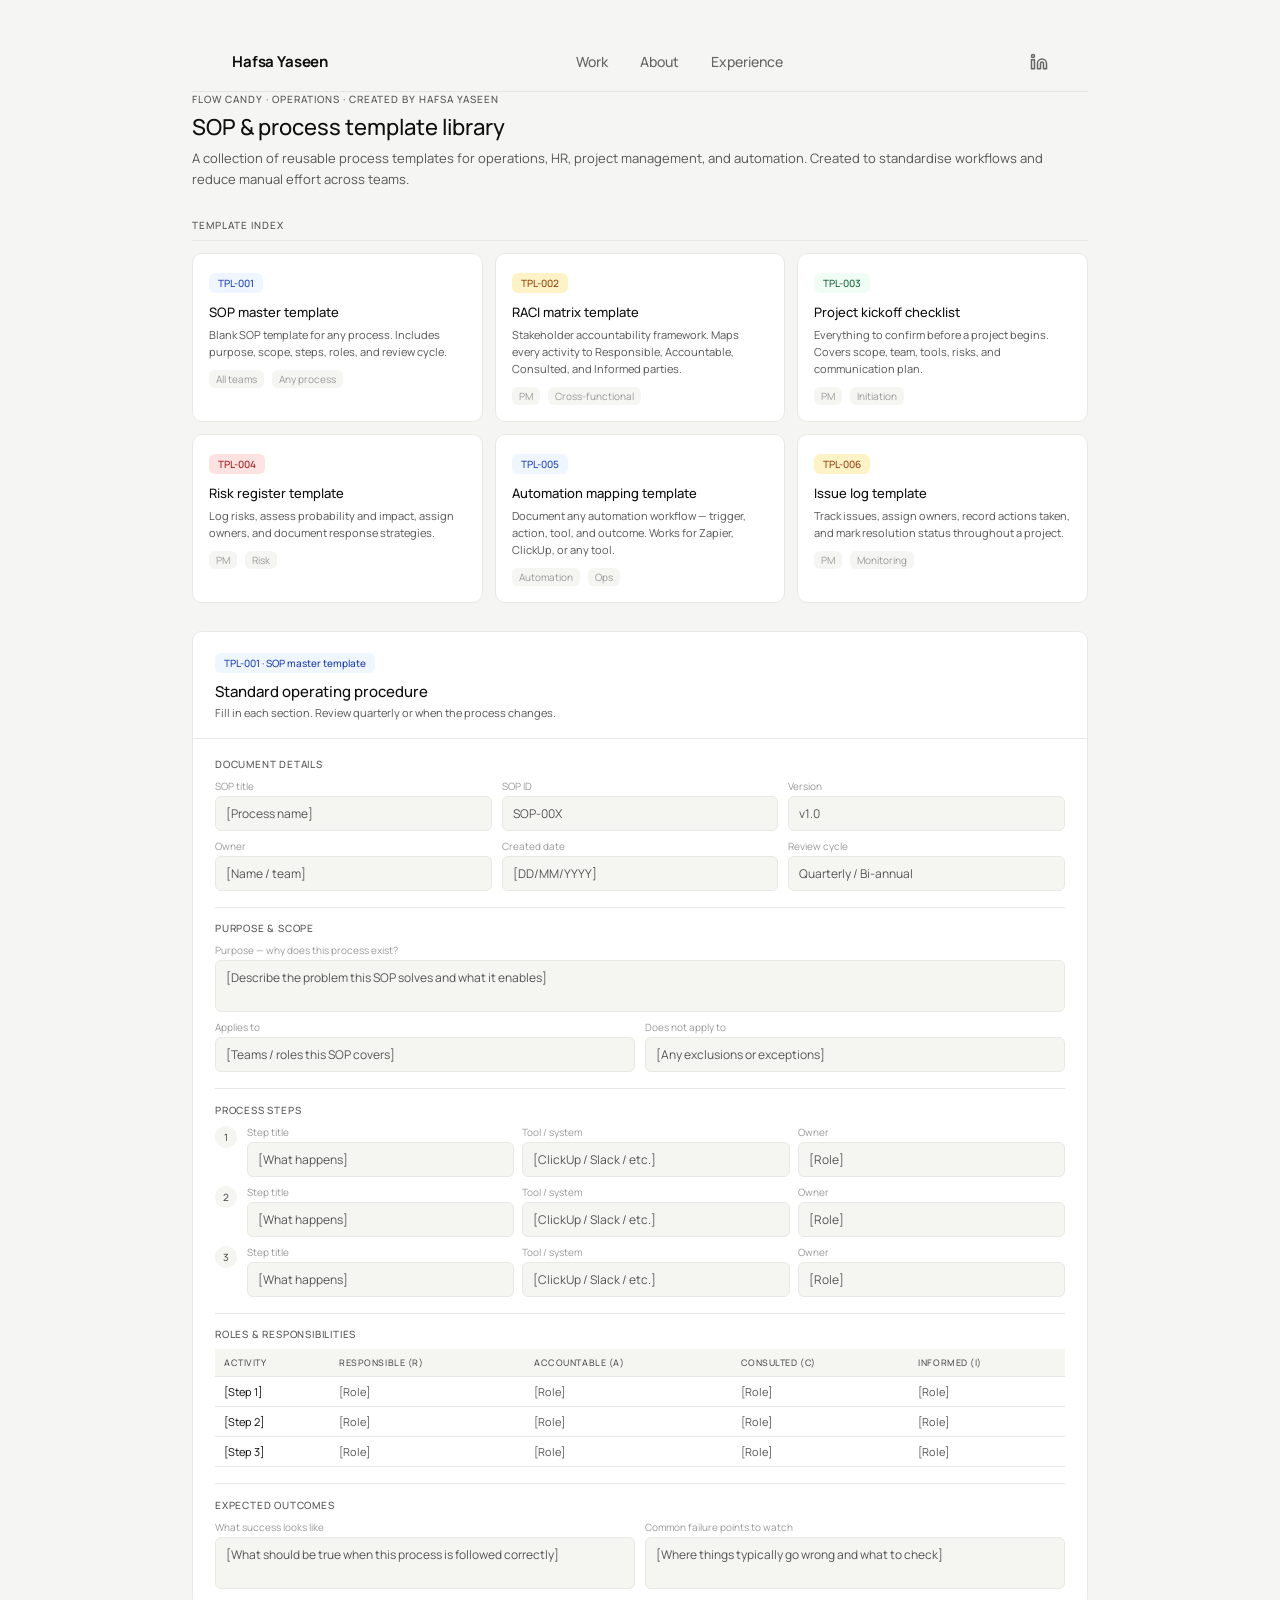
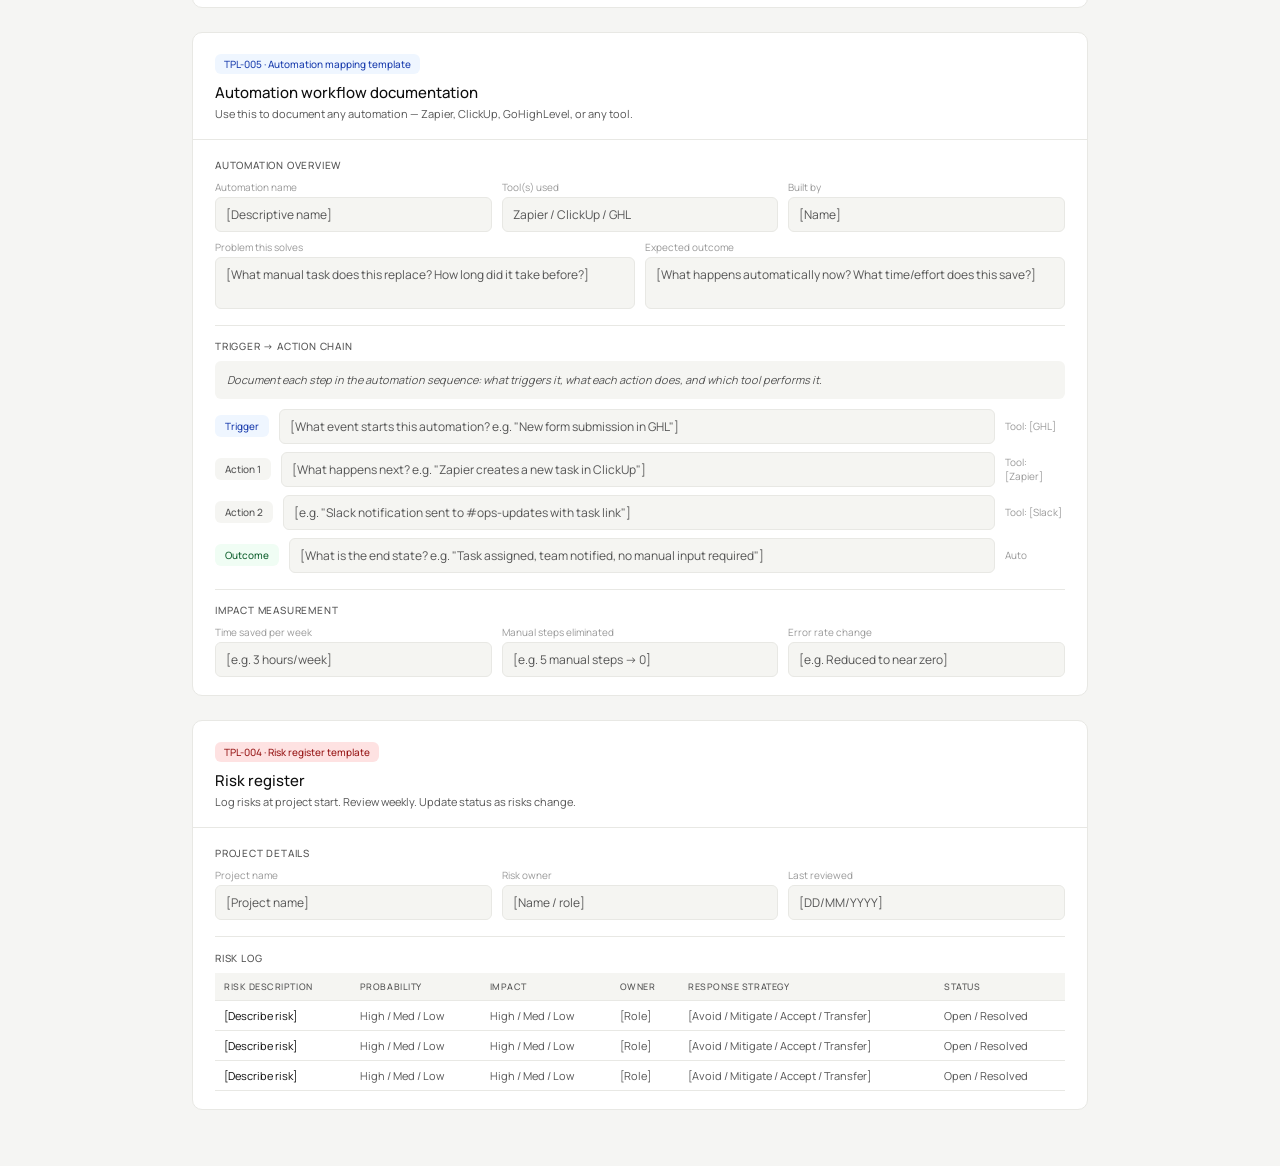
<file: sop-templates.html>
<!DOCTYPE html>
<html lang="en">
<head>
<meta charset="UTF-8">
<meta name="viewport" content="width=device-width, initial-scale=1.0">
<title>SOP & Process Template Library — Hafsa Yaseen</title>
<link rel="preconnect" href="https://fonts.googleapis.com">
<link href="https://fonts.googleapis.com/css2?family=Manrope:wght@400;500;600;700;800&display=swap" rel="stylesheet">
<style>
:root {
  --font-sans: 'Manrope', sans-serif;
  --color-background-primary: #ffffff;
  --color-background-secondary: #f5f5f2;
  --color-background-info: #eff6ff;
  --color-background-warning: #fef3c7;
  --color-background-success: #f0fdf4;
  --color-background-danger: #fee2e2;
  --color-text-primary: #0e0e0e;
  --color-text-secondary: #555;
  --color-text-tertiary: #999;
  --color-text-info: #1e40af;
  --color-text-warning: #92400e;
  --color-text-success: #166534;
  --color-text-danger: #991b1b;
  --color-border-primary: #c0c0b8;
  --color-border-secondary: #d0d0c8;
  --color-border-tertiary: #e8e8e4;
  --border-radius-lg: 10px;
  --border-radius-md: 6px;
}
*{box-sizing:border-box;margin:0;padding:0;}
body{font-family:var(--font-sans,'Manrope',sans-serif);background:#f5f5f3;padding:32px;max-width:960px;margin:0 auto;}
.library-header{margin-bottom:28px;}
.lib-label{font-size:10px;font-weight:500;color:var(--color-text-secondary);text-transform:uppercase;letter-spacing:0.1em;margin-bottom:6px;}
.lib-title{font-size:22px;font-weight:500;color:var(--color-text-primary);margin-bottom:6px;}
.lib-sub{font-size:13px;color:var(--color-text-secondary);line-height:1.6;}
.category{margin-bottom:28px;}
.cat-label{font-size:10px;font-weight:500;color:var(--color-text-secondary);text-transform:uppercase;letter-spacing:0.1em;margin-bottom:12px;padding-bottom:8px;border-bottom:0.5px solid var(--color-border-tertiary);}
.template-grid{display:grid;grid-template-columns:1fr 1fr 1fr;gap:12px;}
.template-card{background:var(--color-background-primary);border:0.5px solid var(--color-border-tertiary);border-radius:var(--border-radius-lg);padding:16px;}
.tc-badge{display:inline-block;font-size:10px;font-weight:500;padding:3px 9px;border-radius:var(--border-radius-md);margin-bottom:10px;}
.tc-title{font-size:13px;font-weight:500;color:var(--color-text-primary);margin-bottom:5px;}
.tc-desc{font-size:11px;color:var(--color-text-secondary);line-height:1.55;margin-bottom:10px;}
.tc-meta{display:flex;gap:8px;flex-wrap:wrap;}
.tc-tag{font-size:10px;color:var(--color-text-tertiary);background:var(--color-background-secondary);padding:2px 7px;border-radius:var(--border-radius-md);}
.template-full{background:var(--color-background-primary);border:0.5px solid var(--color-border-tertiary);border-radius:var(--border-radius-lg);margin-bottom:24px;overflow:hidden;}
.tf-header{padding:18px 22px;border-bottom:0.5px solid var(--color-border-tertiary);}
.tf-badge{display:inline-block;font-size:10px;font-weight:500;padding:3px 9px;border-radius:var(--border-radius-md);margin-bottom:8px;}
.tf-title{font-size:15px;font-weight:500;color:var(--color-text-primary);margin-bottom:3px;}
.tf-sub{font-size:11px;color:var(--color-text-secondary);}
.tf-body{padding:18px 22px;}
.tf-section{margin-bottom:16px;}
.tf-section:last-child{margin-bottom:0;}
.tf-section-label{font-size:10px;font-weight:500;color:var(--color-text-secondary);text-transform:uppercase;letter-spacing:0.08em;margin-bottom:8px;}
.field-row{display:flex;gap:12px;margin-bottom:8px;}
.field{flex:1;}
.field-label{font-size:10px;color:var(--color-text-tertiary);margin-bottom:3px;}
.field-input{background:var(--color-background-secondary);border:0.5px solid var(--color-border-tertiary);border-radius:var(--border-radius-md);padding:8px 10px;font-size:12px;color:var(--color-text-secondary);width:100%;font-family:var(--font-sans);}
.field-input.tall{min-height:52px;}
.step-row{display:flex;gap:10px;margin-bottom:8px;align-items:flex-start;}
.step-n{width:22px;height:22px;border-radius:50%;display:flex;align-items:center;justify-content:center;font-size:10px;font-weight:500;flex-shrink:0;margin-top:1px;background:var(--color-background-secondary);color:var(--color-text-secondary);}
.step-fields{flex:1;display:flex;gap:8px;}
.step-field{flex:1;}
.divider{height:0.5px;background:var(--color-border-tertiary);margin:14px 0;}
.two-col{display:grid;grid-template-columns:1fr 1fr;gap:10px;}
.three-col{display:grid;grid-template-columns:1fr 1fr 1fr;gap:10px;}
.raci-table{width:100%;border-collapse:collapse;font-size:11px;}
.raci-table th{background:var(--color-background-secondary);color:var(--color-text-secondary);padding:7px 9px;font-size:9px;font-weight:500;text-transform:uppercase;letter-spacing:0.06em;text-align:left;border-bottom:0.5px solid var(--color-border-tertiary);}
.raci-table td{padding:7px 9px;border-bottom:0.5px solid var(--color-border-tertiary);color:var(--color-text-secondary);font-size:11px;}
.raci-table td:first-child{color:var(--color-text-primary);}
.note{background:var(--color-background-secondary);border-radius:var(--border-radius-md);padding:10px 12px;font-size:11px;color:var(--color-text-secondary);line-height:1.6;font-style:italic;}
.site-nav{position:sticky;top:0;z-index:100;height:60px;background:#f5f5f3;display:flex;align-items:center;justify-content:space-between;padding:0 40px;border-bottom:1px solid rgba(0,0,0,0.07);font-family:'Manrope',sans-serif;}
.site-nav-logo{font-weight:700;font-size:15px;letter-spacing:-0.01em;color:#0e0e0e;text-decoration:none;}
.site-nav-center{display:flex;gap:32px;}
.site-nav-link{font-size:14px;font-weight:500;color:#666;transition:color 0.18s;text-decoration:none;}
.site-nav-link:hover{color:#0e0e0e;}
.site-nav-right{display:flex;gap:16px;align-items:center;}
.site-nav-icon{color:#666;transition:color 0.18s;display:flex;align-items:center;text-decoration:none;}
.site-nav-icon:hover{color:#0e0e0e;}
</style>

<nav class="site-nav">
  <a class="site-nav-logo" href="/">Hafsa Yaseen</a>
  <div class="site-nav-center">
    <a href="/#work" class="site-nav-link">Work</a>
    <a href="/about.html" class="site-nav-link">About</a>
    <a href="/experience.html" class="site-nav-link">Experience</a>
  </div>
  <div class="site-nav-right">
    <a class="site-nav-icon" href="https://www.linkedin.com/in/-hafsa-yaseen/" target="_blank" rel="noopener" aria-label="LinkedIn">
      <svg width="18" height="18" viewBox="0 0 24 24" fill="none" stroke="currentColor" stroke-width="2" stroke-linecap="round" stroke-linejoin="round"><path d="M16 8a6 6 0 0 1 6 6v7h-4v-7a2 2 0 0 0-2-2 2 2 0 0 0-2 2v7h-4v-7a6 6 0 0 1 6-6z"/><rect x="2" y="9" width="4" height="12"/><circle cx="4" cy="4" r="2"/></svg>
    </a>
  </div>
</nav>

<div class="library-header">
  <div class="lib-label">Flow Candy · Operations · Created by Hafsa Yaseen</div>
  <div class="lib-title">SOP &amp; process template library</div>
  <div class="lib-sub">A collection of reusable process templates for operations, HR, project management, and automation. Created to standardise workflows and reduce manual effort across teams.</div>
</div>

<div class="category">
  <div class="cat-label">Template index</div>
  <div class="template-grid">
    <div class="template-card">
      <div class="tc-badge" style="background:var(--color-background-info);color:var(--color-text-info);">TPL-001</div>
      <div class="tc-title">SOP master template</div>
      <div class="tc-desc">Blank SOP template for any process. Includes purpose, scope, steps, roles, and review cycle.</div>
      <div class="tc-meta"><div class="tc-tag">All teams</div><div class="tc-tag">Any process</div></div>
    </div>
    <div class="template-card">
      <div class="tc-badge" style="background:var(--color-background-warning);color:var(--color-text-warning);">TPL-002</div>
      <div class="tc-title">RACI matrix template</div>
      <div class="tc-desc">Stakeholder accountability framework. Maps every activity to Responsible, Accountable, Consulted, and Informed parties.</div>
      <div class="tc-meta"><div class="tc-tag">PM</div><div class="tc-tag">Cross-functional</div></div>
    </div>
    <div class="template-card">
      <div class="tc-badge" style="background:var(--color-background-success);color:var(--color-text-success);">TPL-003</div>
      <div class="tc-title">Project kickoff checklist</div>
      <div class="tc-desc">Everything to confirm before a project begins. Covers scope, team, tools, risks, and communication plan.</div>
      <div class="tc-meta"><div class="tc-tag">PM</div><div class="tc-tag">Initiation</div></div>
    </div>
    <div class="template-card">
      <div class="tc-badge" style="background:var(--color-background-danger);color:var(--color-text-danger);">TPL-004</div>
      <div class="tc-title">Risk register template</div>
      <div class="tc-desc">Log risks, assess probability and impact, assign owners, and document response strategies.</div>
      <div class="tc-meta"><div class="tc-tag">PM</div><div class="tc-tag">Risk</div></div>
    </div>
    <div class="template-card">
      <div class="tc-badge" style="background:var(--color-background-info);color:var(--color-text-info);">TPL-005</div>
      <div class="tc-title">Automation mapping template</div>
      <div class="tc-desc">Document any automation workflow — trigger, action, tool, and outcome. Works for Zapier, ClickUp, or any tool.</div>
      <div class="tc-meta"><div class="tc-tag">Automation</div><div class="tc-tag">Ops</div></div>
    </div>
    <div class="template-card">
      <div class="tc-badge" style="background:var(--color-background-warning);color:var(--color-text-warning);">TPL-006</div>
      <div class="tc-title">Issue log template</div>
      <div class="tc-desc">Track issues, assign owners, record actions taken, and mark resolution status throughout a project.</div>
      <div class="tc-meta"><div class="tc-tag">PM</div><div class="tc-tag">Monitoring</div></div>
    </div>
  </div>
</div>

<div class="template-full">
  <div class="tf-header">
    <div class="tf-badge" style="background:var(--color-background-info);color:var(--color-text-info);">TPL-001 · SOP master template</div>
    <div class="tf-title">Standard operating procedure</div>
    <div class="tf-sub">Fill in each section. Review quarterly or when the process changes.</div>
  </div>
  <div class="tf-body">
    <div class="tf-section">
      <div class="tf-section-label">Document details</div>
      <div class="three-col">
        <div class="field"><div class="field-label">SOP title</div><div class="field-input">[Process name]</div></div>
        <div class="field"><div class="field-label">SOP ID</div><div class="field-input">SOP-00X</div></div>
        <div class="field"><div class="field-label">Version</div><div class="field-input">v1.0</div></div>
      </div>
      <div class="three-col" style="margin-top:8px;">
        <div class="field"><div class="field-label">Owner</div><div class="field-input">[Name / team]</div></div>
        <div class="field"><div class="field-label">Created date</div><div class="field-input">[DD/MM/YYYY]</div></div>
        <div class="field"><div class="field-label">Review cycle</div><div class="field-input">Quarterly / Bi-annual</div></div>
      </div>
    </div>
    <div class="divider"></div>
    <div class="tf-section">
      <div class="tf-section-label">Purpose &amp; scope</div>
      <div class="field"><div class="field-label">Purpose — why does this process exist?</div><div class="field-input tall">[Describe the problem this SOP solves and what it enables]</div></div>
      <div class="two-col" style="margin-top:8px;">
        <div class="field"><div class="field-label">Applies to</div><div class="field-input">[Teams / roles this SOP covers]</div></div>
        <div class="field"><div class="field-label">Does not apply to</div><div class="field-input">[Any exclusions or exceptions]</div></div>
      </div>
    </div>
    <div class="divider"></div>
    <div class="tf-section">
      <div class="tf-section-label">Process steps</div>
      <div class="step-row">
        <div class="step-n">1</div>
        <div class="step-fields">
          <div class="step-field"><div class="field-label">Step title</div><div class="field-input">[What happens]</div></div>
          <div class="step-field"><div class="field-label">Tool / system</div><div class="field-input">[ClickUp / Slack / etc.]</div></div>
          <div class="step-field"><div class="field-label">Owner</div><div class="field-input">[Role]</div></div>
        </div>
      </div>
      <div class="step-row">
        <div class="step-n">2</div>
        <div class="step-fields">
          <div class="step-field"><div class="field-label">Step title</div><div class="field-input">[What happens]</div></div>
          <div class="step-field"><div class="field-label">Tool / system</div><div class="field-input">[ClickUp / Slack / etc.]</div></div>
          <div class="step-field"><div class="field-label">Owner</div><div class="field-input">[Role]</div></div>
        </div>
      </div>
      <div class="step-row">
        <div class="step-n">3</div>
        <div class="step-fields">
          <div class="step-field"><div class="field-label">Step title</div><div class="field-input">[What happens]</div></div>
          <div class="step-field"><div class="field-label">Tool / system</div><div class="field-input">[ClickUp / Slack / etc.]</div></div>
          <div class="step-field"><div class="field-label">Owner</div><div class="field-input">[Role]</div></div>
        </div>
      </div>
    </div>
    <div class="divider"></div>
    <div class="tf-section">
      <div class="tf-section-label">Roles &amp; responsibilities</div>
      <table class="raci-table">
        <thead><tr><th>Activity</th><th>Responsible (R)</th><th>Accountable (A)</th><th>Consulted (C)</th><th>Informed (I)</th></tr></thead>
        <tbody>
          <tr><td>[Step 1]</td><td>[Role]</td><td>[Role]</td><td>[Role]</td><td>[Role]</td></tr>
          <tr><td>[Step 2]</td><td>[Role]</td><td>[Role]</td><td>[Role]</td><td>[Role]</td></tr>
          <tr><td>[Step 3]</td><td>[Role]</td><td>[Role]</td><td>[Role]</td><td>[Role]</td></tr>
        </tbody>
      </table>
    </div>
    <div class="divider"></div>
    <div class="tf-section">
      <div class="tf-section-label">Expected outcomes</div>
      <div class="two-col">
        <div class="field"><div class="field-label">What success looks like</div><div class="field-input tall">[What should be true when this process is followed correctly]</div></div>
        <div class="field"><div class="field-label">Common failure points to watch</div><div class="field-input tall">[Where things typically go wrong and what to check]</div></div>
      </div>
    </div>
  </div>
</div>

<div class="template-full">
  <div class="tf-header">
    <div class="tf-badge" style="background:var(--color-background-info);color:var(--color-text-info);">TPL-005 · Automation mapping template</div>
    <div class="tf-title">Automation workflow documentation</div>
    <div class="tf-sub">Use this to document any automation — Zapier, ClickUp, GoHighLevel, or any tool.</div>
  </div>
  <div class="tf-body">
    <div class="tf-section">
      <div class="tf-section-label">Automation overview</div>
      <div class="three-col">
        <div class="field"><div class="field-label">Automation name</div><div class="field-input">[Descriptive name]</div></div>
        <div class="field"><div class="field-label">Tool(s) used</div><div class="field-input">Zapier / ClickUp / GHL</div></div>
        <div class="field"><div class="field-label">Built by</div><div class="field-input">[Name]</div></div>
      </div>
      <div class="two-col" style="margin-top:8px;">
        <div class="field"><div class="field-label">Problem this solves</div><div class="field-input tall">[What manual task does this replace? How long did it take before?]</div></div>
        <div class="field"><div class="field-label">Expected outcome</div><div class="field-input tall">[What happens automatically now? What time/effort does this save?]</div></div>
      </div>
    </div>
    <div class="divider"></div>
    <div class="tf-section">
      <div class="tf-section-label">Trigger → action chain</div>
      <div class="note" style="margin-bottom:10px;">Document each step in the automation sequence: what triggers it, what each action does, and which tool performs it.</div>
      <div style="display:flex;flex-direction:column;gap:8px;">
        <div style="display:flex;gap:10px;align-items:center;">
          <div style="background:var(--color-background-info);color:var(--color-text-info);border-radius:var(--border-radius-md);padding:4px 10px;font-size:10px;font-weight:500;flex-shrink:0;">Trigger</div>
          <div class="field-input" style="flex:1;">[What event starts this automation? e.g. "New form submission in GHL"]</div>
          <div style="font-size:10px;color:var(--color-text-tertiary);flex-shrink:0;width:60px;">Tool: [GHL]</div>
        </div>
        <div style="display:flex;gap:10px;align-items:center;">
          <div style="background:var(--color-background-secondary);color:var(--color-text-secondary);border-radius:var(--border-radius-md);padding:4px 10px;font-size:10px;font-weight:500;flex-shrink:0;">Action 1</div>
          <div class="field-input" style="flex:1;">[What happens next? e.g. "Zapier creates a new task in ClickUp"]</div>
          <div style="font-size:10px;color:var(--color-text-tertiary);flex-shrink:0;width:60px;">Tool: [Zapier]</div>
        </div>
        <div style="display:flex;gap:10px;align-items:center;">
          <div style="background:var(--color-background-secondary);color:var(--color-text-secondary);border-radius:var(--border-radius-md);padding:4px 10px;font-size:10px;font-weight:500;flex-shrink:0;">Action 2</div>
          <div class="field-input" style="flex:1;">[e.g. "Slack notification sent to #ops-updates with task link"]</div>
          <div style="font-size:10px;color:var(--color-text-tertiary);flex-shrink:0;width:60px;">Tool: [Slack]</div>
        </div>
        <div style="display:flex;gap:10px;align-items:center;">
          <div style="background:var(--color-background-success);color:var(--color-text-success);border-radius:var(--border-radius-md);padding:4px 10px;font-size:10px;font-weight:500;flex-shrink:0;">Outcome</div>
          <div class="field-input" style="flex:1;">[What is the end state? e.g. "Task assigned, team notified, no manual input required"]</div>
          <div style="font-size:10px;color:var(--color-text-tertiary);flex-shrink:0;width:60px;">Auto</div>
        </div>
      </div>
    </div>
    <div class="divider"></div>
    <div class="tf-section">
      <div class="tf-section-label">Impact measurement</div>
      <div class="three-col">
        <div class="field"><div class="field-label">Time saved per week</div><div class="field-input">[e.g. 3 hours/week]</div></div>
        <div class="field"><div class="field-label">Manual steps eliminated</div><div class="field-input">[e.g. 5 manual steps → 0]</div></div>
        <div class="field"><div class="field-label">Error rate change</div><div class="field-input">[e.g. Reduced to near zero]</div></div>
      </div>
    </div>
  </div>
</div>

<div class="template-full">
  <div class="tf-header">
    <div class="tf-badge" style="background:var(--color-background-danger);color:var(--color-text-danger);">TPL-004 · Risk register template</div>
    <div class="tf-title">Risk register</div>
    <div class="tf-sub">Log risks at project start. Review weekly. Update status as risks change.</div>
  </div>
  <div class="tf-body">
    <div class="tf-section">
      <div class="tf-section-label">Project details</div>
      <div class="three-col">
        <div class="field"><div class="field-label">Project name</div><div class="field-input">[Project name]</div></div>
        <div class="field"><div class="field-label">Risk owner</div><div class="field-input">[Name / role]</div></div>
        <div class="field"><div class="field-label">Last reviewed</div><div class="field-input">[DD/MM/YYYY]</div></div>
      </div>
    </div>
    <div class="divider"></div>
    <div class="tf-section">
      <div class="tf-section-label">Risk log</div>
      <table class="raci-table">
        <thead><tr><th>Risk description</th><th>Probability</th><th>Impact</th><th>Owner</th><th>Response strategy</th><th>Status</th></tr></thead>
        <tbody>
          <tr><td>[Describe risk]</td><td>High / Med / Low</td><td>High / Med / Low</td><td>[Role]</td><td>[Avoid / Mitigate / Accept / Transfer]</td><td>Open / Resolved</td></tr>
          <tr><td>[Describe risk]</td><td>High / Med / Low</td><td>High / Med / Low</td><td>[Role]</td><td>[Avoid / Mitigate / Accept / Transfer]</td><td>Open / Resolved</td></tr>
          <tr><td>[Describe risk]</td><td>High / Med / Low</td><td>High / Med / Low</td><td>[Role]</td><td>[Avoid / Mitigate / Accept / Transfer]</td><td>Open / Resolved</td></tr>
        </tbody>
      </table>
    </div>
  </div>
</div>
</body></html>
</file>
<file: style.css>
*, *::before, *::after { box-sizing: border-box; margin: 0; padding: 0; }

:root {
  --bg: #f5f5f3;
  --black: #0e0e0e;
  --mid: #666;
  --light: #aaa;
  --nav-h: 60px;
}

body {
  font-family: 'Manrope', sans-serif;
  background: var(--bg);
  color: var(--black);
  font-size: 15px;
  line-height: 1.6;
  -webkit-font-smoothing: antialiased;
}

a { text-decoration: none; color: inherit; }

/* ── NAV ── */
.nav {
  position: sticky;
  top: 0;
  z-index: 100;
  height: var(--nav-h);
  background: var(--bg);
  display: flex;
  align-items: center;
  justify-content: space-between;
  padding: 0 40px;
  border-bottom: 1px solid rgba(0,0,0,0.07);
}

.nav-logo {
  font-weight: 700;
  font-size: 15px;
  letter-spacing: -0.01em;
  color: var(--black);
}

.nav-center {
  display: flex;
  gap: 32px;
}

.nav-link {
  font-size: 14px;
  font-weight: 500;
  color: var(--mid);
  transition: color 0.18s;
}
.nav-link:hover { color: var(--black); }

.nav-right {
  display: flex;
  gap: 16px;
  align-items: center;
}

.nav-icon {
  color: var(--mid);
  transition: color 0.18s;
  display: flex;
  align-items: center;
}
.nav-icon:hover { color: var(--black); }

/* ── SHARED LABELS ── */
.page-label,
.section-label,
.sec-label,
.section-eyebrow {
  font-size: 11px;
  font-weight: 700;
  text-transform: uppercase;
  letter-spacing: 0.12em;
  color: var(--light);
  margin-bottom: 20px;
}

/* ── DIVIDER ── */
.divider { height: 1px; background: rgba(0,0,0,0.08); margin: 48px 0; }

/* ── FOOTER ── */
.site-footer {
  border-top: 1px solid rgba(0,0,0,0.08);
  display: flex;
  align-items: center;
  justify-content: space-between;
  padding: 32px 40px;
  max-width: 1100px;
  margin: 0 auto;
}

.footer-l {
  display: flex;
  flex-direction: column;
  gap: 4px;
}

.footer-name {
  font-size: 14px;
  font-weight: 700;
}

.footer-role {
  font-size: 12px;
  color: var(--mid);
}

.footer-r {
  display: flex;
  gap: 24px;
  font-size: 13px;
  color: var(--mid);
}

.footer-r a { transition: color 0.18s; }
.footer-r a:hover { color: var(--black); }

/* ── HERO ── */
.hero {
  max-width: 1100px;
  margin: 0 auto;
  padding: 80px 40px 56px;
  display: flex;
  align-items: center;
  gap: 64px;
}

.hero-text {
  flex: 1;
  min-width: 0;
}

.hero-photo-wrap {
  flex-shrink: 0;
}

.hero-photo {
  width: 220px;
  height: 220px;
  border-radius: 50%;
  object-fit: cover;
  object-position: center top;
  display: block;
}

.hero-hi {
  font-size: clamp(34px, 5vw, 54px);
  font-weight: 800;
  letter-spacing: -0.03em;
  line-height: 1.1;
  margin-bottom: 24px;
}

.hero-wave {
  display: inline-block;
  animation: wave 2.5s ease-in-out infinite;
  transform-origin: 70% 70%;
}

@keyframes wave {
  0%, 100% { transform: rotate(0deg); }
  20%       { transform: rotate(20deg); }
  40%       { transform: rotate(-10deg); }
  60%       { transform: rotate(14deg); }
  80%       { transform: rotate(-8deg); }
}

.hero-lead {
  font-size: clamp(16px, 2.2vw, 19px);
  font-weight: 400;
  color: #333;
  max-width: 620px;
  margin-bottom: 12px;
  line-height: 1.65;
}

.hero-lead strong { font-weight: 700; }

.hero-tagline {
  font-size: 15px;
  color: var(--mid);
  max-width: 540px;
  margin-bottom: 36px;
}

.hero-meta {
  display: flex;
  align-items: center;
  gap: 10px;
  font-size: 11px;
  color: var(--light);
  font-weight: 600;
  text-transform: uppercase;
  letter-spacing: 0.1em;
}
.hero-dot { opacity: 0.5; }

/* ── WORK SECTION ── */
.work {
  max-width: 1100px;
  margin: 0 auto;
  padding: 0 40px 80px;
}

/* ── PROJECT GRID ── */
.proj-grid {
  display: grid;
  grid-template-columns: repeat(2, 1fr);
  gap: 16px;
}

/* ── PROJECT CARD ── */
.pc {
  display: flex;
  flex-direction: column;
  border-radius: 18px;
  padding: 28px;
  min-height: 300px;
  cursor: pointer;
  transition: transform 0.2s ease, box-shadow 0.2s ease;
  text-decoration: none;
  color: #0e0e0e;
}

.pc:hover {
  transform: translateY(-5px);
  box-shadow: 0 20px 56px rgba(0,0,0,0.13);
}

.pc--orange { background: #ff8e58; }
.pc--teal   { background: #3ecfb2; }
.pc--purple { background: #c4aef5; }
.pc--rose   { background: #f7b0cc; }
.pc--yellow { background: #f7d060; }

.pc--wide { grid-column: 1 / -1; }

.pc-head {
  display: flex;
  align-items: center;
  justify-content: space-between;
}

.pc-badge {
  font-size: 11px;
  font-weight: 700;
  text-transform: uppercase;
  letter-spacing: 0.08em;
  background: rgba(0,0,0,0.1);
  padding: 4px 11px;
  border-radius: 100px;
}

.pc-year {
  font-size: 12px;
  font-weight: 600;
  opacity: 0.55;
}

.pc-body {
  flex: 1;
  padding: 22px 0 18px;
}

.pc-title {
  font-size: clamp(18px, 2vw, 22px);
  font-weight: 700;
  letter-spacing: -0.025em;
  line-height: 1.25;
  margin-bottom: 10px;
}

.pc-desc {
  font-size: 14px;
  line-height: 1.58;
  opacity: 0.72;
  max-width: 500px;
}

.pc-foot {
  display: flex;
  align-items: center;
  justify-content: space-between;
  padding-top: 16px;
  border-top: 1px solid rgba(0,0,0,0.1);
  margin-top: auto;
}

.pc-org {
  font-size: 12px;
  font-weight: 600;
  opacity: 0.65;
}

.pc-arrow {
  font-size: 13px;
  font-weight: 700;
}

/* ── SKILLS STRIP ── */
.skills-strip {
  max-width: 1100px;
  margin: 0 auto;
  padding: 0 40px 80px;
}

.skills-row {
  display: flex;
  flex-wrap: wrap;
  gap: 10px;
}

.skill-pill {
  font-size: 13px;
  font-weight: 500;
  padding: 8px 16px;
  border-radius: 100px;
  background: #e8e8e6;
  color: #333;
}

/* ── RESPONSIVE ── */
@media (max-width: 800px) {
  .nav { padding: 0 20px; }
  .nav-center { gap: 20px; }
  .hero { padding: 48px 20px 36px; flex-direction: column-reverse; gap: 32px; }
  .hero-photo { width: 140px; height: 140px; }
  .work { padding: 0 20px 60px; }
  .proj-grid { grid-template-columns: 1fr; }
  .pc--wide { grid-column: 1; }
  .skills-strip { padding: 0 20px 60px; }
  .site-footer { flex-direction: column; align-items: flex-start; gap: 20px; padding: 24px 20px; }
  .footer-r { flex-wrap: wrap; gap: 16px; }
}
</file>
